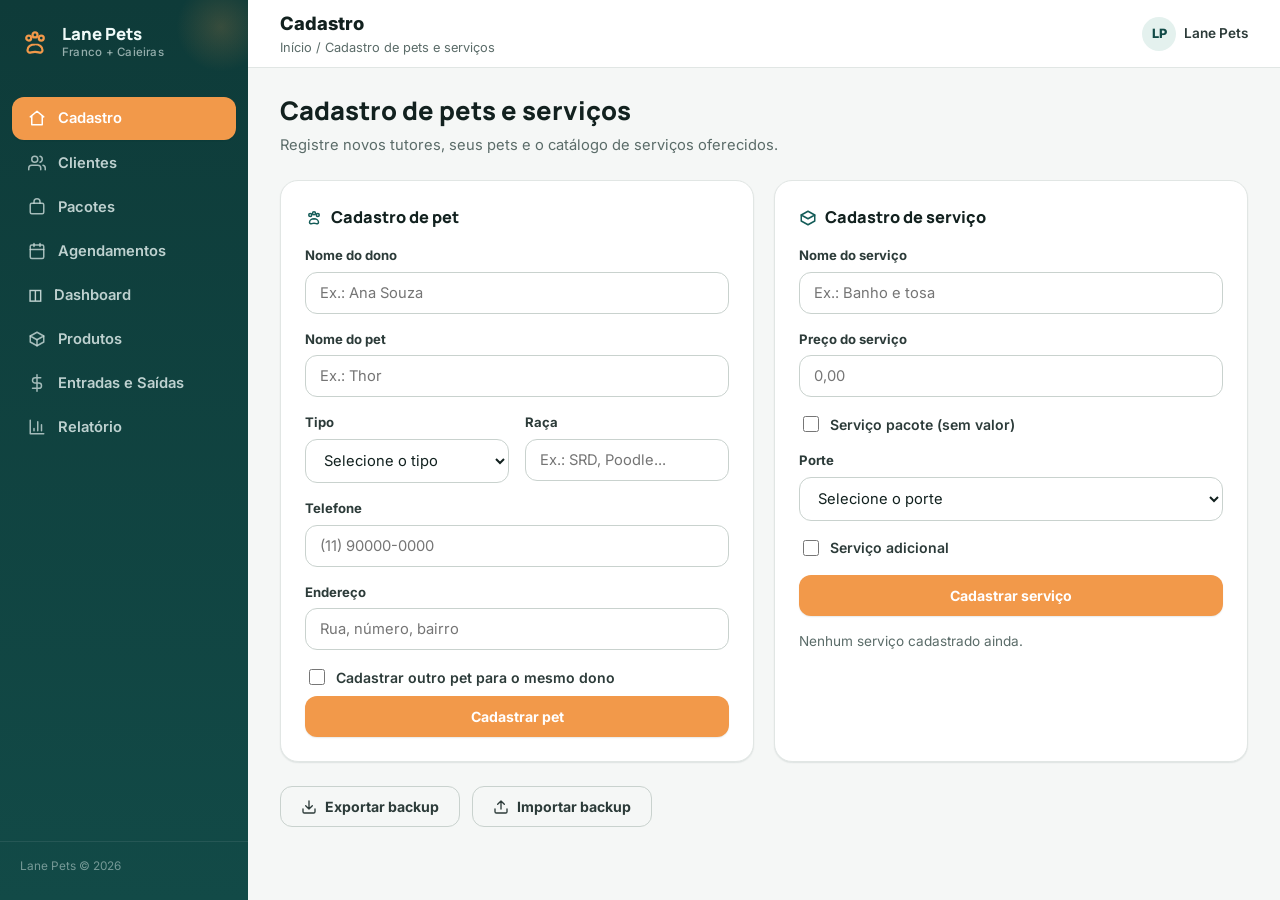
<file: index.html>
<!DOCTYPE html>
<html lang="pt-BR">
<head>
<meta charset="UTF-8">
<meta name="viewport" content="width=device-width, initial-scale=1.0">
<title>Cadastro | Lane Pets Caieiras</title>
<link rel="stylesheet" href="design-system.css">
<style>
  #listaServicosCadastrados { list-style: none; margin: var(--sp-2) 0 0; padding: 0; }
  #listaServicosCadastrados li { padding: 4px 0; }
  #listaServicosCadastrados li strong { display: block; font-size: .74rem; text-transform: uppercase; letter-spacing: .04em; color: var(--brand-700); margin-top: var(--sp-3); }
  .service-item {
    display: flex; align-items: center; justify-content: space-between; gap: var(--sp-3);
    padding: 10px 12px; border: 1px solid var(--border); border-radius: var(--r-md);
    margin: 6px 0; background: var(--surface); font-size: .86rem;
  }
  #segundoPetCampos { border-top: 1px dashed var(--border-strong); margin-top: var(--sp-3); padding-top: var(--sp-3); }
  .backup-buttons-container { display: flex; gap: var(--sp-3); flex-wrap: wrap; margin-top: var(--sp-6); }
</style>
  <script src="js/config.js"></script>
  <script src="js/api.js"></script>
</head>
<body>
<div class="app-shell">

  <aside class="sidebar">
    <div class="sidebar-brand">
      <svg width="30" height="30" viewBox="0 0 24 24" fill="none" stroke="#F2994A" stroke-width="1.8" stroke-linecap="round" stroke-linejoin="round">
        <circle cx="7" cy="8" r="2"/><circle cx="12" cy="5.5" r="2"/><circle cx="17" cy="8" r="2"/>
        <path d="M12 13c-3.3 0-6 2.1-6 4.7 0 1.6 1.5 2.3 3 1.8.9-.3 1.9-.5 3-.5s2.1.2 3 .5c1.5.5 3-.2 3-1.8 0-2.6-2.7-4.7-6-4.7Z"/>
      </svg>
      <div>
        <div class="brand-name">Lane Pets</div>
        <span class="brand-sub">Franco + Caieiras</span>
      </div>
      <button class="sidebar-close hide-desktop" aria-label="Fechar menu">
        <svg width="20" height="20" viewBox="0 0 24 24" fill="none" stroke="currentColor" stroke-width="2" stroke-linecap="round"><path d="M18 6 6 18M6 6l12 12"/></svg>
      </button>
    </div>
    <nav class="sidebar-nav">
      <a class="nav-item active" href="index.html">
        <svg width="18" height="18" viewBox="0 0 24 24" fill="none" stroke="currentColor" stroke-width="2" stroke-linecap="round" stroke-linejoin="round"><path d="M3 10.5 12 3l9 7.5"/><path d="M5 9.5V21h14V9.5"/></svg>
        Cadastro
      </a>
      <a class="nav-item" href="clientes.html">
        <svg width="18" height="18" viewBox="0 0 24 24" fill="none" stroke="currentColor" stroke-width="2" stroke-linecap="round" stroke-linejoin="round"><path d="M17 21v-2a4 4 0 0 0-4-4H5a4 4 0 0 0-4 4v2"/><circle cx="9" cy="7" r="4"/><path d="M23 21v-2a4 4 0 0 0-3-3.87"/><path d="M16 3.13a4 4 0 0 1 0 7.75"/></svg>
        Clientes
      </a>
      <a class="nav-item" href="clientes_pacote.html">
        <svg width="18" height="18" viewBox="0 0 24 24" fill="none" stroke="currentColor" stroke-width="2" stroke-linecap="round" stroke-linejoin="round"><rect x="3" y="7" width="18" height="14" rx="2"/><path d="M8 7V5a4 4 0 0 1 8 0v2"/></svg>
        Pacotes
      </a>
      <a class="nav-item" href="agendamentos.html">
        <svg width="18" height="18" viewBox="0 0 24 24" fill="none" stroke="currentColor" stroke-width="2" stroke-linecap="round" stroke-linejoin="round"><rect x="3" y="4" width="18" height="18" rx="2"/><path d="M16 2v4M8 2v4M3 10h18"/></svg>
        Agendamentos
      </a><a class="nav-item" href="dashboard_financeiro.html">◫ <span>Dashboard</span></a>
      <a class="nav-item" href="Produtos.html">
        <svg width="18" height="18" viewBox="0 0 24 24" fill="none" stroke="currentColor" stroke-width="2" stroke-linecap="round" stroke-linejoin="round"><path d="m21 8-9-5-9 5 9 5 9-5Z"/><path d="M3 8v8l9 5 9-5V8"/><path d="M12 13v8"/></svg>
        Produtos
      </a>
      <a class="nav-item" href="entradas_e_saidas.html">
        <svg width="18" height="18" viewBox="0 0 24 24" fill="none" stroke="currentColor" stroke-width="2" stroke-linecap="round" stroke-linejoin="round"><path d="M12 1v22M17 5H9.5a3.5 3.5 0 0 0 0 7h5a3.5 3.5 0 0 1 0 7H6"/></svg>
        Entradas e Saídas
      </a>
      <a class="nav-item" href="relatorio.html">
        <svg width="18" height="18" viewBox="0 0 24 24" fill="none" stroke="currentColor" stroke-width="2" stroke-linecap="round" stroke-linejoin="round"><path d="M3 3v18h18"/><path d="M18 17V9M13 17V5M8 17v-3"/></svg>
        Relatório
      </a>
    </nav>
    <div class="sidebar-foot">Lane Pets © 2026</div>
  </aside>

  <div class="main-area">
    <header class="topbar">
      <div class="topbar-left">
        <button class="menu-toggle hide-desktop" aria-label="Abrir menu">
          <svg width="20" height="20" viewBox="0 0 24 24" fill="none" stroke="currentColor" stroke-width="2" stroke-linecap="round"><path d="M3 6h18M3 12h18M3 18h18"/></svg>
        </button>
        <div>
          <div class="topbar-title">Cadastro</div>
          <div class="topbar-breadcrumb hide-mobile">Início / Cadastro de pets e serviços</div>
        </div>
      </div>
      <div class="topbar-right">
        <div class="topbar-user"><div class="avatar">LP</div><span>Lane Pets</span></div>
      </div>
    </header>

    <main class="page-content">
      <div class="page-header">
        <div>
          <h1>Cadastro de pets e serviços</h1>
          <p>Registre novos tutores, seus pets e o catálogo de serviços oferecidos.</p>
        </div>
      </div>

      <div class="grid grid-2">

        <section class="card">
          <h2 class="section-title">
            <svg width="18" height="18" viewBox="0 0 24 24" fill="none" stroke="var(--brand-700)" stroke-width="2" stroke-linecap="round" stroke-linejoin="round"><circle cx="7" cy="8" r="2"/><circle cx="12" cy="5.5" r="2"/><circle cx="17" cy="8" r="2"/><path d="M12 13c-3.3 0-6 2.1-6 4.7 0 1.6 1.5 2.3 3 1.8.9-.3 1.9-.5 3-.5s2.1.2 3 .5c1.5.5 3-.2 3-1.8 0-2.6-2.7-4.7-6-4.7Z"/></svg>
            Cadastro de pet
          </h2>

          <div class="field"><label for="nomeDono">Nome do dono</label><input type="text" id="nomeDono" placeholder="Ex.: Ana Souza"></div>
          <div class="field"><label for="nomePet">Nome do pet</label><input type="text" id="nomePet" placeholder="Ex.: Thor"></div>
          <div class="field-row">
            <div class="field"><label for="tipoPet">Tipo</label>
              <select id="tipoPet">
                <option value="">Selecione o tipo</option>
                <option value="Cão">Cão</option>
                <option value="Gato">Gato</option>
                <option value="Outro">Outro</option>
              </select>
            </div>
            <div class="field"><label for="raca">Raça</label><input type="text" id="raca" placeholder="Ex.: SRD, Poodle..."></div>
          </div>
          <div class="field"><label for="telefone">Telefone</label><input type="tel" id="telefone" placeholder="(11) 90000-0000"></div>
          <div class="field"><label for="endereco">Endereço</label><input type="text" id="endereco" placeholder="Rua, número, bairro"></div>

          <label class="checkbox-row" for="adicionarSegundoPet" style="margin-top:4px;">
            <input type="checkbox" id="adicionarSegundoPet" onchange="toggleSegundoPet()">
            Cadastrar outro pet para o mesmo dono
          </label>

          <div id="segundoPetCampos" style="display:none;">
            <div class="field"><label for="nomePet2">Nome do segundo pet</label><input type="text" id="nomePet2" placeholder="Nome do segundo pet"></div>
            <div class="field-row">
              <div class="field"><label for="tipoPet2">Tipo</label>
                <select id="tipoPet2">
                  <option value="">Selecione o tipo</option>
                  <option value="Cão">Cão</option>
                  <option value="Gato">Gato</option>
                  <option value="Outro">Outro</option>
                </select>
              </div>
              <div class="field"><label for="raca2">Raça</label><input type="text" id="raca2" placeholder="Raça do segundo pet"></div>
            </div>
          </div>

          <button class="btn btn-primary" id="btnCadastrarPet" onclick="handleCadastrarPet()" style="width:100%;margin-top:var(--sp-2);">Cadastrar pet</button>
        </section>

        <section class="card">
          <h2 class="section-title">
            <svg width="18" height="18" viewBox="0 0 24 24" fill="none" stroke="var(--brand-700)" stroke-width="2" stroke-linecap="round" stroke-linejoin="round"><path d="m21 8-9-5-9 5 9 5 9-5Z"/><path d="M3 8v8l9 5 9-5V8"/></svg>
            Cadastro de serviço
          </h2>

          <div class="field"><label for="nomeServico">Nome do serviço</label><input type="text" id="nomeServico" placeholder="Ex.: Banho e tosa"></div>
          <div class="field"><label for="precoServico">Preço do serviço</label><input type="number" id="precoServico" placeholder="0,00"></div>

          <label class="checkbox-row" for="servicoPacote">
            <input type="checkbox" id="servicoPacote" onchange="togglePrecoServico()"> Serviço pacote (sem valor)
          </label>

          <div class="field" style="margin-top:var(--sp-4);"><label for="porteServico">Porte</label>
            <select id="porteServico">
              <option value="">Selecione o porte</option>
              <option value="Gato">Gato</option>
              <option value="Pequeno">Pequeno</option>
              <option value="Médio">Médio</option>
              <option value="Grande">Grande</option>
              <option value="Adicional">Adicional</option>
            </select>
          </div>

          <label class="checkbox-row" for="servicoAdicional">
            <input type="checkbox" id="servicoAdicional" onchange="toggleAdicionalServico()"> Serviço adicional
          </label>
          <input type="text" id="adicionaisServico" placeholder="Digite os adicionais separados por vírgula" style="display:none;margin-top:var(--sp-3);">

          <button class="btn btn-primary" id="btnCadastrarServico" onclick="handleCadastrarServico()" style="width:100%;margin-top:var(--sp-4);">Cadastrar serviço</button>

          <ul id="listaServicosCadastrados"></ul>
        </section>
      </div>

      <div class="backup-buttons-container">
        <button class="btn btn-outline" onclick="exportarBackupCompleto()">
          <svg width="16" height="16" viewBox="0 0 24 24" fill="none" stroke="currentColor" stroke-width="2" stroke-linecap="round" stroke-linejoin="round"><path d="M21 15v4a2 2 0 0 1-2 2H5a2 2 0 0 1-2-2v-4"/><path d="M7 10l5 5 5-5M12 15V3"/></svg>
          Exportar backup
        </button>
        <input type="file" id="importarBackupInput" onchange="importarBackupCompleto(this)" style="display:none;">
        <button class="btn btn-outline" onclick="document.getElementById('importarBackupInput').click()">
          <svg width="16" height="16" viewBox="0 0 24 24" fill="none" stroke="currentColor" stroke-width="2" stroke-linecap="round" stroke-linejoin="round"><path d="M21 15v4a2 2 0 0 1-2 2H5a2 2 0 0 1-2-2v-4"/><path d="M17 8l-5-5-5 5M12 3v12"/></svg>
          Importar backup
        </button>
      </div>
    </main>
  </div>
</div>

<div id="modalEditarServico" class="modal-overlay">
  <form id="formEditarServico" class="modal-box">
    <div class="modal-head">
      <h2>Editar serviço</h2>
      <button type="button" class="modal-close" onclick="fecharModalServico()" aria-label="Fechar">
        <svg width="20" height="20" viewBox="0 0 24 24" fill="none" stroke="currentColor" stroke-width="2" stroke-linecap="round"><path d="M18 6 6 18M6 6l12 12"/></svg>
      </button>
    </div>
    <input type="hidden" id="editServicoIndex">
    <div class="field"><label for="editServicoNome">Nome</label><input type="text" id="editServicoNome" required></div>
    <div class="field"><label for="editServicoPreco">Preço</label><input type="number" id="editServicoPreco" min="0" step="0.01"></div>
    <label class="checkbox-row" for="editServicoPacote" style="margin-bottom:var(--sp-4);">
      <input type="checkbox" id="editServicoPacote" onchange="toggleEditPrecoServico()"> Serviço pacote (sem valor)
    </label>
    <div class="field"><label for="editServicoPorte">Porte</label>
      <select id="editServicoPorte" onchange="toggleEditAdicionalServico()" required>
        <option value="">Selecione o porte</option>
        <option value="Gato">Gato</option>
        <option value="Pequeno">Pequeno</option>
        <option value="Médio">Médio</option>
        <option value="Grande">Grande</option>
        <option value="Adicional">Adicional</option>
      </select>
    </div>
    <div id="editAdicionaisBox" style="display:none;">
      <div class="field"><label for="editAdicionaisServico">Serviços adicionais</label><input type="text" id="editAdicionaisServico" placeholder="Digite os adicionais separados por vírgula"></div>
    </div>
    <div class="modal-actions">
      <button type="button" class="btn btn-outline" onclick="fecharModalServico()">Cancelar</button>
      <button type="submit" class="btn btn-primary">Salvar</button>
    </div>
  </form>
</div>

<div id="modalEditarAgendamento" class="modal-overlay">
  <form id="formEditarAgendamento" class="modal-box modal-wide" autocomplete="off">
    <div class="modal-head">
      <h2>Editar agendamento</h2>
      <button type="button" class="modal-close" onclick="fecharModalEditarAgendamento()" aria-label="Fechar">
        <svg width="20" height="20" viewBox="0 0 24 24" fill="none" stroke="currentColor" stroke-width="2" stroke-linecap="round"><path d="M18 6 6 18M6 6l12 12"/></svg>
      </button>
    </div>
    <input type="hidden" id="editAgendamentoIndex">
    <div class="field-row">
      <div class="field"><label for="editAgendamentoPet">Nome do pet</label><input type="text" id="editAgendamentoPet" required></div>
      <div class="field"><label for="editAgendamentoDono">Nome do dono</label><input type="text" id="editAgendamentoDono" required></div>
    </div>
    <div class="field"><label for="editAgendamentoDataHora">Data e hora</label><input type="datetime-local" id="editAgendamentoDataHora" required></div>
    <div class="field"><label for="editAgendamentoPorte">Porte</label>
      <select id="editAgendamentoPorte" onchange="mostrarCampoAdicionalEdit()" required>
        <option value="">Selecione o porte</option>
        <option value="Gato">Gato</option>
        <option value="Pequeno">Pequeno</option>
        <option value="Médio">Médio</option>
        <option value="Grande">Grande</option>
        <option value="Adicional">Adicional</option>
      </select>
    </div>
    <div id="campoServicosAdicionaisEdit" class="field" style="display:none;">
      <label for="editServicoAdicionalSelect">Serviço adicional</label>
      <select id="editServicoAdicionalSelect"></select>
    </div>
    <div class="field"><label for="editAgendamentoServicos">Serviços</label><select id="editAgendamentoServicos" multiple required></select></div>
    <label class="checkbox-row" for="editAgendamentoTransporte" style="margin-bottom:var(--sp-4);">
      <input type="checkbox" id="editAgendamentoTransporte"> Transporte
    </label>
    <div class="field-row">
      <div class="field"><label for="editAgendamentoValorTransporte">Valor transporte</label><input type="number" id="editAgendamentoValorTransporte" min="0" step="0.01"></div>
      <div class="field"><label for="editAgendamentoTotal">Total</label><input type="number" id="editAgendamentoTotal" min="0" step="0.01"></div>
    </div>
    <div class="field"><label for="editAgendamentoStatus">Status</label>
      <select id="editAgendamentoStatus" required>
        <option value="Pendente">Pendente</option>
        <option value="Em processo">Em processo</option>
        <option value="Pronto">Pronto</option>
        <option value="Entregue">Entregue</option>
      </select>
    </div>
    <div class="field"><label for="editAgendamentoObs">Observações</label><input type="text" id="editAgendamentoObs"></div>
    <div class="modal-actions">
      <button type="button" class="btn btn-outline" onclick="fecharModalEditarAgendamento()">Cancelar</button>
      <button type="submit" class="btn btn-primary">Salvar</button>
    </div>
  </form>
</div>

<script src="ui-kit.js"></script>
<script>
function exportarBackupCompleto(filename = 'backup-petshop.json') {
  const dados = {};
  for (let i = 0; i < localStorage.length; i++) {
    const key = localStorage.key(i);
    dados[key] = localStorage.getItem(key);
  }
  const blob = new Blob([JSON.stringify(dados, null, 2)], {type: "application/json"});
  const url = URL.createObjectURL(blob);
  const a = document.createElement("a");
  a.href = url;
  a.download = filename;
  a.click();
  URL.revokeObjectURL(url);
  toast("Backup exportado com sucesso.", "success");
}

function importarBackupCompleto(input) {
  if (!input.files.length) return;
  const file = input.files[0];
  const reader = new FileReader();
  reader.onload = function(e) {
    try {
      const dados = JSON.parse(e.target.result);
      for (const key in dados) {
        localStorage.setItem(key, dados[key]);
      }
      toast("Backup importado com sucesso!", "success");
      setTimeout(() => location.reload(), 700);
    } catch (err) {
      toast("Arquivo inválido!", "error");
    }
  };
  reader.readAsText(file);
}
</script>

<script>
  let pets = JSON.parse(localStorage.getItem("pets") || "[]");
  let servicos = JSON.parse(localStorage.getItem("servicos") || "[]");

  function toggleSegundoPet() {
    document.getElementById("segundoPetCampos").style.display =
      document.getElementById("adicionarSegundoPet").checked ? "block" : "none";
  }

  function togglePrecoServico() {
    const isPacote = document.getElementById("servicoPacote").checked;
    document.getElementById("precoServico").disabled = isPacote;
    if (isPacote) document.getElementById("precoServico").value = "";
  }

  function toggleEditPrecoServico() {
    const isPacote = document.getElementById("editServicoPacote").checked;
    document.getElementById("editServicoPreco").disabled = isPacote;
    if (isPacote) document.getElementById("editServicoPreco").value = "";
  }

  function toggleAdicionalServico() {
    document.getElementById("adicionaisServico").style.display =
      document.getElementById("servicoAdicional").checked ? "block" : "none";
  }

  function toggleEditAdicionalServico() {
    const porte = document.getElementById("editServicoPorte").value;
    document.getElementById("editAdicionaisBox").style.display = porte === "Adicional" ? "block" : "none";
  }


async function cadastrarPet() {
  const dono = document.getElementById("nomeDono").value.trim();
  const pet = document.getElementById("nomePet").value.trim();
  const tipo = document.getElementById("tipoPet").value;
  const raca = document.getElementById("raca").value.trim();
  const telefone = document.getElementById("telefone").value.trim();
  const endereco = document.getElementById("endereco").value.trim();

  const adicionarSegundo =
    document.getElementById("adicionarSegundoPet").checked;

  const pet2 = document.getElementById("nomePet2")
    ? document.getElementById("nomePet2").value.trim()
    : "";

  const tipo2 = document.getElementById("tipoPet2")
    ? document.getElementById("tipoPet2").value
    : "";

  const raca2 = document.getElementById("raca2")
    ? document.getElementById("raca2").value.trim()
    : "";

  let ok = true;

  if (!(dono && pet && telefone && endereco && tipo)) {
    ok = false;
  }

  if (adicionarSegundo && !(pet2 && tipo2)) {
    ok = false;
  }

  if (!ok) {
    toast("Preencha todos os campos obrigatórios!", "error");
    return false;
  }

  try {
    /*
     * ============================================================
     * ETAPA C2 DA MIGRAÇÃO
     * ============================================================
     *
     * Antes de criar um novo cliente, verifica se já existe
     * um cliente com o mesmo nome + telefone.
     *
     * Se existir:
     *   → reutiliza o cliente existente.
     *
     * Se não existir:
     *   → cria um novo cliente pela API.
     *
     * O cadastro dos PETS continua temporariamente no localStorage.
     * A migração de PETS será feita na próxima etapa.
     */

    let clienteExistente = null;

    const respostaBusca = await LaneAPI.clientesBuscar({
      nome: dono,
      telefone: telefone
    });

    if (
      respostaBusca &&
      respostaBusca.ok === true &&
      respostaBusca.encontrado === true &&
      respostaBusca.cliente
    ) {
      clienteExistente = respostaBusca.cliente;

      console.log(
        "Cliente existente encontrado. Reutilizando:",
        clienteExistente
      );
    }

    /*
     * ============================================================
     * CRIA CLIENTE SOMENTE SE NÃO EXISTIR
     * ============================================================
     */

    if (!clienteExistente) {
      const respostaCliente = await LaneAPI.clientesCriar({
        nome: dono,
        telefone: telefone,
        endereco: endereco,
        observacoes: "",
        origem: "sistema",
        status: "ativo"
      });

      if (!respostaCliente || respostaCliente.ok !== true) {
        throw new Error(
          respostaCliente && respostaCliente.error
            ? respostaCliente.error
            : "Não foi possível cadastrar o cliente."
        );
      }

      /*
       * O cliente acabou de ser criado pela API.
       * Guardamos a referência apenas para o fluxo atual.
       */
      clienteExistente =
        respostaCliente.cliente ||
        (respostaCliente.data && respostaCliente.data.cliente) ||
        null;

      console.log(
        "Novo cliente criado:",
        clienteExistente
      );
    }

    /*
     * ============================================================
     * CADASTRO DOS PETS
     * ============================================================
     *
     * IMPORTANTE:
     * Nesta etapa ainda mantemos o comportamento atual.
     * Os pets continuam sendo armazenados no localStorage.
     *
     * A migração de PETS será feita posteriormente.
     */

    pets.push({
      dono,
      pet,
      tipo,
      raca,
      telefone,
      endereco
    });

    if (adicionarSegundo) {
      pets.push({
        dono,
        pet: pet2,
        tipo: tipo2,
        raca: raca2,
        telefone,
        endereco
      });
    }

    localStorage.setItem("pets", JSON.stringify(pets));

    /*
     * ============================================================
     * SUCESSO
     * ============================================================
     */

    toast(
      clienteExistente
        ? "Cliente existente reutilizado e pet(s) cadastrados com sucesso!"
        : "Cliente e pet(s) cadastrados com sucesso!",
      "success"
    );

    /*
     * ============================================================
     * LIMPA O FORMULÁRIO
     * ============================================================
     */

    document.getElementById("nomeDono").value = "";
    document.getElementById("nomePet").value = "";
    document.getElementById("tipoPet").value = "";
    document.getElementById("raca").value = "";
    document.getElementById("telefone").value = "";
    document.getElementById("endereco").value = "";

    if (adicionarSegundo) {
      document.getElementById("nomePet2").value = "";
      document.getElementById("tipoPet2").value = "";
      document.getElementById("raca2").value = "";

      document.getElementById(
        "adicionarSegundoPet"
      ).checked = false;

      document.getElementById(
        "segundoPetCampos"
      ).style.display = "none";
    }

    return true;

  } catch (erro) {
    console.error(
      "Erro ao cadastrar cliente/pet:",
      erro
    );

    toast(
      erro && erro.message
        ? erro.message
        : "Não foi possível cadastrar o cliente.",
      "error"
    );

    return false;
  }
}

  async function handleCadastrarPet() {
  const btn = document.getElementById("btnCadastrarPet");

  btn.disabled = true;
  const textoOriginal = btn.innerHTML;
  btn.textContent = "Salvando...";

  try {
    await cadastrarPet();
  } finally {
    btn.disabled = false;
    btn.innerHTML = textoOriginal;
  }
}

  function cadastrarServico() {
    const nome = document.getElementById("nomeServico").value.trim();
    const isPacote = document.getElementById("servicoPacote").checked;
    const preco = isPacote ? null : parseFloat(document.getElementById("precoServico").value);
    const porte = document.getElementById("porteServico").value;
    let adicionais = [];
    if (document.getElementById("servicoAdicional").checked) {
      const adicStr = document.getElementById("adicionaisServico").value.trim();
      if (adicStr) {
        adicionais = adicStr.split(",").map(a => a.trim()).filter(a => a);
      }
    }

    if (!nome || (!isPacote && (isNaN(preco) || preco <= 0)) || !porte) {
      toast("Preencha todos os campos corretamente!", "error");
      return false;
    }

    servicos.push({ nome, preco, porte, adicionais, pacote: isPacote });
    localStorage.setItem("servicos", JSON.stringify(servicos));
    document.getElementById("nomeServico").value = "";
    document.getElementById("precoServico").value = "";
    document.getElementById("porteServico").value = "";
    document.getElementById("servicoPacote").checked = false;
    document.getElementById("precoServico").disabled = false;
    document.getElementById("servicoAdicional").checked = false;
    document.getElementById("adicionaisServico").value = "";
    document.getElementById("adicionaisServico").style.display = "none";
    mostrarServicosCadastrados();
    toast("Serviço cadastrado com sucesso.", "success");
    return true;
  }

  function handleCadastrarServico() {
    const btn = document.getElementById("btnCadastrarServico");
    comLoading(btn, "Salvando...", () => cadastrarServico());
  }

  function mostrarServicosCadastrados() {
    const ul = document.getElementById("listaServicosCadastrados");
    ul.innerHTML = "";

    const portes = ["Gato","Pequeno", "Médio", "Grande", "Adicional"];
    let algum = false;
    portes.forEach(porte => {
      const itens = servicos.filter(s => s.porte === porte);
      if (itens.length === 0) return;
      algum = true;
      const liPorte = document.createElement("li");
      let label = porte === "Adicional" ? "Serviços Adicionais" : (porte === "Gato" ? "Serviços para Gato" : "Porte " + porte);
      liPorte.innerHTML = `<strong>${label}</strong>`;
      ul.appendChild(liPorte);
      itens.forEach((s) => {
          const idx = servicos.indexOf(s);
          const li = document.createElement("li");
          li.className = "service-item";
          li.innerHTML = `
            <span>${s.nome}${s.pacote ? " (Pacote)" : ""} ${s.preco !== null && s.preco !== undefined ? "- R$ " + s.preco.toFixed(2) : ""}</span>
            <div class="row-actions">
              <button class="btn btn-outline btn-sm" onclick="editarServico(${idx})">Editar</button>
              <button class="btn btn-danger btn-sm" onclick="excluirServico(${idx})">Excluir</button>
            </div>
          `;
          ul.appendChild(li);
        });
    });
    if (!algum) {
      const li = document.createElement("li");
      li.innerHTML = `<span class="text-muted" style="font-size:.85rem;">Nenhum serviço cadastrado ainda.</span>`;
      ul.appendChild(li);
    }
  }

  async function excluirServico(index) {
    const ok = await confirmarAcao({ titulo: "Excluir serviço?", texto: "Esta ação não poderá ser desfeita.", textoBotao: "Excluir" });
    if (ok) {
      servicos.splice(index, 1);
      localStorage.setItem("servicos", JSON.stringify(servicos));
      mostrarServicosCadastrados();
      toast("Serviço excluído.", "success");
    }
  }
  window.excluirServico = excluirServico;

  function editarServico(index) {
    const servico = servicos[index];
    document.getElementById("editServicoIndex").value = index;
    document.getElementById("editServicoNome").value = servico.nome;
    document.getElementById("editServicoPreco").value = servico.preco !== null && servico.preco !== undefined ? servico.preco : "";
    document.getElementById("editServicoPacote").checked = !!servico.pacote;
    toggleEditPrecoServico();
    document.getElementById("editServicoPorte").value = servico.porte || "";
    toggleEditAdicionalServico();
    if (servico.porte === "Adicional" && servico.adicionais && servico.adicionais.length > 0) {
      document.getElementById("editAdicionaisServico").value = servico.adicionais.join(", ");
    } else {
      document.getElementById("editAdicionaisServico").value = "";
    }
    document.getElementById("modalEditarServico").classList.add("ativo");
  }

  function fecharModalServico() {
    document.getElementById("modalEditarServico").classList.remove("ativo");
  }

  document.getElementById("formEditarServico").onsubmit = function(e) {
    e.preventDefault();
    const index = document.getElementById("editServicoIndex").value;
    const nome = document.getElementById("editServicoNome").value.trim();
    const isPacote = document.getElementById("editServicoPacote").checked;
    const preco = isPacote ? null : parseFloat(document.getElementById("editServicoPreco").value);
    const porte = document.getElementById("editServicoPorte").value;
    let adicionais = [];
    if (porte === "Adicional") {
      const adicStr = document.getElementById("editAdicionaisServico").value.trim();
      if (adicStr) {
        adicionais = adicStr.split(",").map(a => a.trim()).filter(a => a);
      }
    }
    if (!nome || (!isPacote && (isNaN(preco) || preco <= 0)) || !porte) {
      toast("Preencha todos os campos corretamente!", "error");
      return;
    }
    servicos[index] = { nome, preco, porte, adicionais, pacote: isPacote };
    localStorage.setItem("servicos", JSON.stringify(servicos));
    fecharModalServico();
    mostrarServicosCadastrados();
    toast("Serviço atualizado.", "success");
  };

  document.getElementById("modalEditarServico").addEventListener("mousedown", function(e) {
    if (e.target === this) fecharModalServico();
  });

  let agendamentos = JSON.parse(localStorage.getItem("agendamentos") || "[]");

  function mostrarCampoAdicionalEdit() {
    const porte = document.getElementById("editAgendamentoPorte").value;
    const campo = document.getElementById("campoServicosAdicionaisEdit");
    const selectAdic = document.getElementById("editServicoAdicionalSelect");
    if (porte === "Adicional") {
      campo.style.display = "block";
      selectAdic.innerHTML = "";
      servicos.filter(s => s.porte === "Adicional").forEach(s => {
        const opt = document.createElement("option");
        opt.value = s.nome;
        opt.text = `${s.nome}${s.preco !== null && s.preco !== undefined ? " - R$ " + s.preco.toFixed(2) : ""}`;
        selectAdic.appendChild(opt);
      });
    } else {
      campo.style.display = "none";
      selectAdic.innerHTML = "";
    }
  }

  function editarAgendamento(index) {
    const ag = agendamentos[index];
    if (!ag) return;

    document.getElementById("editAgendamentoIndex").value = index;
    document.getElementById("editAgendamentoPet").value = ag.pet;
    document.getElementById("editAgendamentoDono").value = ag.dono;
    document.getElementById("editAgendamentoDataHora").value = ag.dataHora.slice(0,16);
    document.getElementById("editAgendamentoPorte").value = ag.porte || "";
    mostrarCampoAdicionalEdit();

    if (ag.porte === "Adicional" && ag.servicoAdicional) {
      const selectAdic = document.getElementById("editServicoAdicionalSelect");
      for (let i = 0; i < selectAdic.options.length; i++) {
        if (selectAdic.options[i].value === ag.servicoAdicional) {
          selectAdic.selectedIndex = i;
          break;
        }
      }
    }

    const selectServicos = document.getElementById("editAgendamentoServicos");
    selectServicos.innerHTML = "";
    servicos.forEach((s, i) => {
      const opt = document.createElement("option");
      opt.value = i;
      opt.text = `${s.nome}${s.preco !== null && s.preco !== undefined ? " - R$ " + s.preco.toFixed(2) : ""}`;
      if (ag.servicos && ag.servicos.some(sv => sv.nome === s.nome)) opt.selected = true;
      selectServicos.appendChild(opt);
    });

    document.getElementById("editAgendamentoTransporte").checked = !!ag.transporte;
    document.getElementById("editAgendamentoValorTransporte").disabled = !ag.transporte;
    document.getElementById("editAgendamentoValorTransporte").value = ag.transporte ? ag.valorTransporte : "";
    document.getElementById("editAgendamentoTotal").value = ag.total !== undefined ? ag.total : "";
    document.getElementById("editAgendamentoStatus").value = ag.status || "Pendente";
    document.getElementById("editAgendamentoObs").value = ag.obs || "";

    document.getElementById("modalEditarAgendamento").classList.add("ativo");
  }

  function fecharModalEditarAgendamento() {
    document.getElementById("modalEditarAgendamento").classList.remove("ativo");
  }

  document.getElementById("formEditarAgendamento").onsubmit = function(e) {
    e.preventDefault();
    const index = document.getElementById("editAgendamentoIndex").value;
    const porte = document.getElementById("editAgendamentoPorte").value;
    let servicoAdicional = null;
    if (porte === "Adicional") {
      servicoAdicional = document.getElementById("editServicoAdicionalSelect").value;
    }

    agendamentos[index].porte = porte;
    if (porte === "Adicional") {
      agendamentos[index].servicoAdicional = servicoAdicional;
    } else {
      agendamentos[index].servicoAdicional = null;
    }

    localStorage.setItem("agendamentos", JSON.stringify(agendamentos));
    fecharModalEditarAgendamento();
    toast("Agendamento atualizado.", "success");
  };

  mostrarServicosCadastrados();
</script>
</body>
</html>
</file>
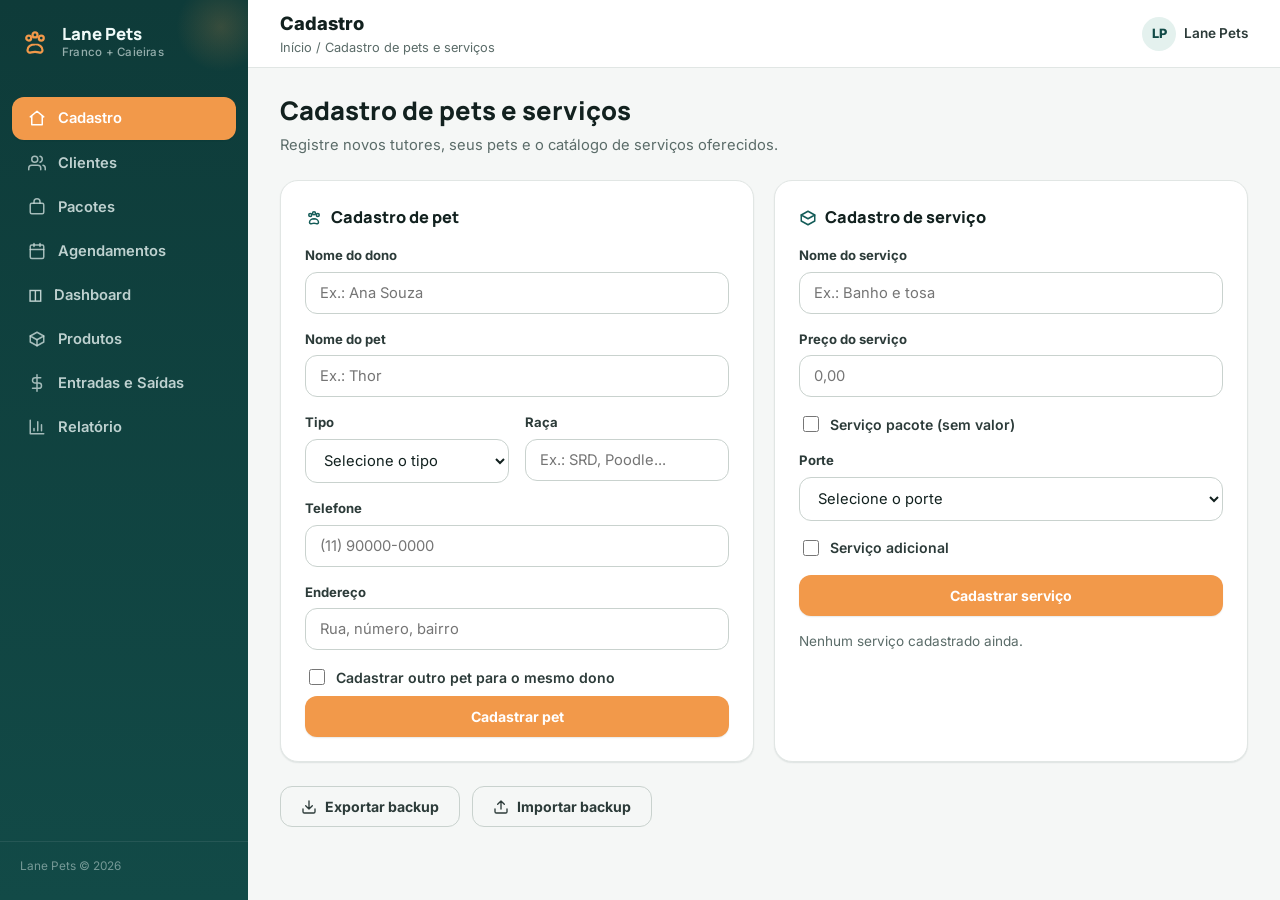
<file: Teste4Api/index.html>
<!DOCTYPE html>
<html lang="pt-BR">
<head>
<meta charset="UTF-8">
<meta name="viewport" content="width=device-width, initial-scale=1.0">
<title>Cadastro | Lane Pets Caieiras</title>
<link rel="stylesheet" href="design-system.css">
<style>
  #listaServicosCadastrados { list-style: none; margin: var(--sp-2) 0 0; padding: 0; }
  #listaServicosCadastrados li { padding: 4px 0; }
  #listaServicosCadastrados li strong { display: block; font-size: .74rem; text-transform: uppercase; letter-spacing: .04em; color: var(--brand-700); margin-top: var(--sp-3); }
  .service-item {
    display: flex; align-items: center; justify-content: space-between; gap: var(--sp-3);
    padding: 10px 12px; border: 1px solid var(--border); border-radius: var(--r-md);
    margin: 6px 0; background: var(--surface); font-size: .86rem;
  }
  #segundoPetCampos { border-top: 1px dashed var(--border-strong); margin-top: var(--sp-3); padding-top: var(--sp-3); }
  .backup-buttons-container { display: flex; gap: var(--sp-3); flex-wrap: wrap; margin-top: var(--sp-6); }
</style>
  <script src="js/config.js"></script>
  <script src="js/api.js"></script>
</head>
<body>
<div class="app-shell">

  <aside class="sidebar">
    <div class="sidebar-brand">
      <svg width="30" height="30" viewBox="0 0 24 24" fill="none" stroke="#F2994A" stroke-width="1.8" stroke-linecap="round" stroke-linejoin="round">
        <circle cx="7" cy="8" r="2"/><circle cx="12" cy="5.5" r="2"/><circle cx="17" cy="8" r="2"/>
        <path d="M12 13c-3.3 0-6 2.1-6 4.7 0 1.6 1.5 2.3 3 1.8.9-.3 1.9-.5 3-.5s2.1.2 3 .5c1.5.5 3-.2 3-1.8 0-2.6-2.7-4.7-6-4.7Z"/>
      </svg>
      <div>
        <div class="brand-name">Lane Pets</div>
        <span class="brand-sub">Franco + Caieiras</span>
      </div>
      <button class="sidebar-close hide-desktop" aria-label="Fechar menu">
        <svg width="20" height="20" viewBox="0 0 24 24" fill="none" stroke="currentColor" stroke-width="2" stroke-linecap="round"><path d="M18 6 6 18M6 6l12 12"/></svg>
      </button>
    </div>
    <nav class="sidebar-nav">
      <a class="nav-item active" href="index.html">
        <svg width="18" height="18" viewBox="0 0 24 24" fill="none" stroke="currentColor" stroke-width="2" stroke-linecap="round" stroke-linejoin="round"><path d="M3 10.5 12 3l9 7.5"/><path d="M5 9.5V21h14V9.5"/></svg>
        Cadastro
      </a>
      <a class="nav-item" href="clientes.html">
        <svg width="18" height="18" viewBox="0 0 24 24" fill="none" stroke="currentColor" stroke-width="2" stroke-linecap="round" stroke-linejoin="round"><path d="M17 21v-2a4 4 0 0 0-4-4H5a4 4 0 0 0-4 4v2"/><circle cx="9" cy="7" r="4"/><path d="M23 21v-2a4 4 0 0 0-3-3.87"/><path d="M16 3.13a4 4 0 0 1 0 7.75"/></svg>
        Clientes
      </a>
      <a class="nav-item" href="clientes_pacote.html">
        <svg width="18" height="18" viewBox="0 0 24 24" fill="none" stroke="currentColor" stroke-width="2" stroke-linecap="round" stroke-linejoin="round"><rect x="3" y="7" width="18" height="14" rx="2"/><path d="M8 7V5a4 4 0 0 1 8 0v2"/></svg>
        Pacotes
      </a>
      <a class="nav-item" href="agendamentos.html">
        <svg width="18" height="18" viewBox="0 0 24 24" fill="none" stroke="currentColor" stroke-width="2" stroke-linecap="round" stroke-linejoin="round"><rect x="3" y="4" width="18" height="18" rx="2"/><path d="M16 2v4M8 2v4M3 10h18"/></svg>
        Agendamentos
      </a><a class="nav-item" href="dashboard_financeiro.html">◫ <span>Dashboard</span></a>
      <a class="nav-item" href="Produtos.html">
        <svg width="18" height="18" viewBox="0 0 24 24" fill="none" stroke="currentColor" stroke-width="2" stroke-linecap="round" stroke-linejoin="round"><path d="m21 8-9-5-9 5 9 5 9-5Z"/><path d="M3 8v8l9 5 9-5V8"/><path d="M12 13v8"/></svg>
        Produtos
      </a>
      <a class="nav-item" href="entradas_e_saidas.html">
        <svg width="18" height="18" viewBox="0 0 24 24" fill="none" stroke="currentColor" stroke-width="2" stroke-linecap="round" stroke-linejoin="round"><path d="M12 1v22M17 5H9.5a3.5 3.5 0 0 0 0 7h5a3.5 3.5 0 0 1 0 7H6"/></svg>
        Entradas e Saídas
      </a>
      <a class="nav-item" href="relatorio.html">
        <svg width="18" height="18" viewBox="0 0 24 24" fill="none" stroke="currentColor" stroke-width="2" stroke-linecap="round" stroke-linejoin="round"><path d="M3 3v18h18"/><path d="M18 17V9M13 17V5M8 17v-3"/></svg>
        Relatório
      </a>
    </nav>
    <div class="sidebar-foot">Lane Pets © 2026</div>
  </aside>

  <div class="main-area">
    <header class="topbar">
      <div class="topbar-left">
        <button class="menu-toggle hide-desktop" aria-label="Abrir menu">
          <svg width="20" height="20" viewBox="0 0 24 24" fill="none" stroke="currentColor" stroke-width="2" stroke-linecap="round"><path d="M3 6h18M3 12h18M3 18h18"/></svg>
        </button>
        <div>
          <div class="topbar-title">Cadastro</div>
          <div class="topbar-breadcrumb hide-mobile">Início / Cadastro de pets e serviços</div>
        </div>
      </div>
      <div class="topbar-right">
        <div class="topbar-user"><div class="avatar">LP</div><span>Lane Pets</span></div>
      </div>
    </header>

    <main class="page-content">
      <div class="page-header">
        <div>
          <h1>Cadastro de pets e serviços</h1>
          <p>Registre novos tutores, seus pets e o catálogo de serviços oferecidos.</p>
        </div>
      </div>

      <div class="grid grid-2">

        <section class="card">
          <h2 class="section-title">
            <svg width="18" height="18" viewBox="0 0 24 24" fill="none" stroke="var(--brand-700)" stroke-width="2" stroke-linecap="round" stroke-linejoin="round"><circle cx="7" cy="8" r="2"/><circle cx="12" cy="5.5" r="2"/><circle cx="17" cy="8" r="2"/><path d="M12 13c-3.3 0-6 2.1-6 4.7 0 1.6 1.5 2.3 3 1.8.9-.3 1.9-.5 3-.5s2.1.2 3 .5c1.5.5 3-.2 3-1.8 0-2.6-2.7-4.7-6-4.7Z"/></svg>
            Cadastro de pet
          </h2>

          <div class="field"><label for="nomeDono">Nome do dono</label><input type="text" id="nomeDono" placeholder="Ex.: Ana Souza"></div>
          <div class="field"><label for="nomePet">Nome do pet</label><input type="text" id="nomePet" placeholder="Ex.: Thor"></div>
          <div class="field-row">
            <div class="field"><label for="tipoPet">Tipo</label>
              <select id="tipoPet">
                <option value="">Selecione o tipo</option>
                <option value="Cão">Cão</option>
                <option value="Gato">Gato</option>
                <option value="Outro">Outro</option>
              </select>
            </div>
            <div class="field"><label for="raca">Raça</label><input type="text" id="raca" placeholder="Ex.: SRD, Poodle..."></div>
          </div>
          <div class="field"><label for="telefone">Telefone</label><input type="tel" id="telefone" placeholder="(11) 90000-0000"></div>
          <div class="field"><label for="endereco">Endereço</label><input type="text" id="endereco" placeholder="Rua, número, bairro"></div>

          <label class="checkbox-row" for="adicionarSegundoPet" style="margin-top:4px;">
            <input type="checkbox" id="adicionarSegundoPet" onchange="toggleSegundoPet()">
            Cadastrar outro pet para o mesmo dono
          </label>

          <div id="segundoPetCampos" style="display:none;">
            <div class="field"><label for="nomePet2">Nome do segundo pet</label><input type="text" id="nomePet2" placeholder="Nome do segundo pet"></div>
            <div class="field-row">
              <div class="field"><label for="tipoPet2">Tipo</label>
                <select id="tipoPet2">
                  <option value="">Selecione o tipo</option>
                  <option value="Cão">Cão</option>
                  <option value="Gato">Gato</option>
                  <option value="Outro">Outro</option>
                </select>
              </div>
              <div class="field"><label for="raca2">Raça</label><input type="text" id="raca2" placeholder="Raça do segundo pet"></div>
            </div>
          </div>

          <button class="btn btn-primary" id="btnCadastrarPet" onclick="handleCadastrarPet()" style="width:100%;margin-top:var(--sp-2);">Cadastrar pet</button>
        </section>

        <section class="card">
          <h2 class="section-title">
            <svg width="18" height="18" viewBox="0 0 24 24" fill="none" stroke="var(--brand-700)" stroke-width="2" stroke-linecap="round" stroke-linejoin="round"><path d="m21 8-9-5-9 5 9 5 9-5Z"/><path d="M3 8v8l9 5 9-5V8"/></svg>
            Cadastro de serviço
          </h2>

          <div class="field"><label for="nomeServico">Nome do serviço</label><input type="text" id="nomeServico" placeholder="Ex.: Banho e tosa"></div>
          <div class="field"><label for="precoServico">Preço do serviço</label><input type="number" id="precoServico" placeholder="0,00"></div>

          <label class="checkbox-row" for="servicoPacote">
            <input type="checkbox" id="servicoPacote" onchange="togglePrecoServico()"> Serviço pacote (sem valor)
          </label>

          <div class="field" style="margin-top:var(--sp-4);"><label for="porteServico">Porte</label>
            <select id="porteServico">
              <option value="">Selecione o porte</option>
              <option value="Gato">Gato</option>
              <option value="Pequeno">Pequeno</option>
              <option value="Médio">Médio</option>
              <option value="Grande">Grande</option>
              <option value="Adicional">Adicional</option>
            </select>
          </div>

          <label class="checkbox-row" for="servicoAdicional">
            <input type="checkbox" id="servicoAdicional" onchange="toggleAdicionalServico()"> Serviço adicional
          </label>
          <input type="text" id="adicionaisServico" placeholder="Digite os adicionais separados por vírgula" style="display:none;margin-top:var(--sp-3);">

          <button class="btn btn-primary" id="btnCadastrarServico" onclick="handleCadastrarServico()" style="width:100%;margin-top:var(--sp-4);">Cadastrar serviço</button>

          <ul id="listaServicosCadastrados"></ul>
        </section>
      </div>

      <div class="backup-buttons-container">
        <button class="btn btn-outline" onclick="exportarBackupCompleto()">
          <svg width="16" height="16" viewBox="0 0 24 24" fill="none" stroke="currentColor" stroke-width="2" stroke-linecap="round" stroke-linejoin="round"><path d="M21 15v4a2 2 0 0 1-2 2H5a2 2 0 0 1-2-2v-4"/><path d="M7 10l5 5 5-5M12 15V3"/></svg>
          Exportar backup
        </button>
        <input type="file" id="importarBackupInput" onchange="importarBackupCompleto(this)" style="display:none;">
        <button class="btn btn-outline" onclick="document.getElementById('importarBackupInput').click()">
          <svg width="16" height="16" viewBox="0 0 24 24" fill="none" stroke="currentColor" stroke-width="2" stroke-linecap="round" stroke-linejoin="round"><path d="M21 15v4a2 2 0 0 1-2 2H5a2 2 0 0 1-2-2v-4"/><path d="M17 8l-5-5-5 5M12 3v12"/></svg>
          Importar backup
        </button>
      </div>
    </main>
  </div>
</div>

<div id="modalEditarServico" class="modal-overlay">
  <form id="formEditarServico" class="modal-box">
    <div class="modal-head">
      <h2>Editar serviço</h2>
      <button type="button" class="modal-close" onclick="fecharModalServico()" aria-label="Fechar">
        <svg width="20" height="20" viewBox="0 0 24 24" fill="none" stroke="currentColor" stroke-width="2" stroke-linecap="round"><path d="M18 6 6 18M6 6l12 12"/></svg>
      </button>
    </div>
    <input type="hidden" id="editServicoIndex">
    <div class="field"><label for="editServicoNome">Nome</label><input type="text" id="editServicoNome" required></div>
    <div class="field"><label for="editServicoPreco">Preço</label><input type="number" id="editServicoPreco" min="0" step="0.01"></div>
    <label class="checkbox-row" for="editServicoPacote" style="margin-bottom:var(--sp-4);">
      <input type="checkbox" id="editServicoPacote" onchange="toggleEditPrecoServico()"> Serviço pacote (sem valor)
    </label>
    <div class="field"><label for="editServicoPorte">Porte</label>
      <select id="editServicoPorte" onchange="toggleEditAdicionalServico()" required>
        <option value="">Selecione o porte</option>
        <option value="Gato">Gato</option>
        <option value="Pequeno">Pequeno</option>
        <option value="Médio">Médio</option>
        <option value="Grande">Grande</option>
        <option value="Adicional">Adicional</option>
      </select>
    </div>
    <div id="editAdicionaisBox" style="display:none;">
      <div class="field"><label for="editAdicionaisServico">Serviços adicionais</label><input type="text" id="editAdicionaisServico" placeholder="Digite os adicionais separados por vírgula"></div>
    </div>
    <div class="modal-actions">
      <button type="button" class="btn btn-outline" onclick="fecharModalServico()">Cancelar</button>
      <button type="submit" class="btn btn-primary">Salvar</button>
    </div>
  </form>
</div>

<div id="modalEditarAgendamento" class="modal-overlay">
  <form id="formEditarAgendamento" class="modal-box modal-wide" autocomplete="off">
    <div class="modal-head">
      <h2>Editar agendamento</h2>
      <button type="button" class="modal-close" onclick="fecharModalEditarAgendamento()" aria-label="Fechar">
        <svg width="20" height="20" viewBox="0 0 24 24" fill="none" stroke="currentColor" stroke-width="2" stroke-linecap="round"><path d="M18 6 6 18M6 6l12 12"/></svg>
      </button>
    </div>
    <input type="hidden" id="editAgendamentoIndex">
    <div class="field-row">
      <div class="field"><label for="editAgendamentoPet">Nome do pet</label><input type="text" id="editAgendamentoPet" required></div>
      <div class="field"><label for="editAgendamentoDono">Nome do dono</label><input type="text" id="editAgendamentoDono" required></div>
    </div>
    <div class="field"><label for="editAgendamentoDataHora">Data e hora</label><input type="datetime-local" id="editAgendamentoDataHora" required></div>
    <div class="field"><label for="editAgendamentoPorte">Porte</label>
      <select id="editAgendamentoPorte" onchange="mostrarCampoAdicionalEdit()" required>
        <option value="">Selecione o porte</option>
        <option value="Gato">Gato</option>
        <option value="Pequeno">Pequeno</option>
        <option value="Médio">Médio</option>
        <option value="Grande">Grande</option>
        <option value="Adicional">Adicional</option>
      </select>
    </div>
    <div id="campoServicosAdicionaisEdit" class="field" style="display:none;">
      <label for="editServicoAdicionalSelect">Serviço adicional</label>
      <select id="editServicoAdicionalSelect"></select>
    </div>
    <div class="field"><label for="editAgendamentoServicos">Serviços</label><select id="editAgendamentoServicos" multiple required></select></div>
    <label class="checkbox-row" for="editAgendamentoTransporte" style="margin-bottom:var(--sp-4);">
      <input type="checkbox" id="editAgendamentoTransporte"> Transporte
    </label>
    <div class="field-row">
      <div class="field"><label for="editAgendamentoValorTransporte">Valor transporte</label><input type="number" id="editAgendamentoValorTransporte" min="0" step="0.01"></div>
      <div class="field"><label for="editAgendamentoTotal">Total</label><input type="number" id="editAgendamentoTotal" min="0" step="0.01"></div>
    </div>
    <div class="field"><label for="editAgendamentoStatus">Status</label>
      <select id="editAgendamentoStatus" required>
        <option value="Pendente">Pendente</option>
        <option value="Em processo">Em processo</option>
        <option value="Pronto">Pronto</option>
        <option value="Entregue">Entregue</option>
      </select>
    </div>
    <div class="field"><label for="editAgendamentoObs">Observações</label><input type="text" id="editAgendamentoObs"></div>
    <div class="modal-actions">
      <button type="button" class="btn btn-outline" onclick="fecharModalEditarAgendamento()">Cancelar</button>
      <button type="submit" class="btn btn-primary">Salvar</button>
    </div>
  </form>
</div>

<script src="ui-kit.js"></script>
<script>
function exportarBackupCompleto(filename = 'backup-petshop.json') {
  const dados = {};
  for (let i = 0; i < localStorage.length; i++) {
    const key = localStorage.key(i);
    dados[key] = localStorage.getItem(key);
  }
  const blob = new Blob([JSON.stringify(dados, null, 2)], {type: "application/json"});
  const url = URL.createObjectURL(blob);
  const a = document.createElement("a");
  a.href = url;
  a.download = filename;
  a.click();
  URL.revokeObjectURL(url);
  toast("Backup exportado com sucesso.", "success");
}

function importarBackupCompleto(input) {
  if (!input.files.length) return;
  const file = input.files[0];
  const reader = new FileReader();
  reader.onload = function(e) {
    try {
      const dados = JSON.parse(e.target.result);
      for (const key in dados) {
        localStorage.setItem(key, dados[key]);
      }
      toast("Backup importado com sucesso!", "success");
      setTimeout(() => location.reload(), 700);
    } catch (err) {
      toast("Arquivo inválido!", "error");
    }
  };
  reader.readAsText(file);
}
</script>

<script>
  let pets = JSON.parse(localStorage.getItem("pets") || "[]");
  let servicos = JSON.parse(localStorage.getItem("servicos") || "[]");

  function toggleSegundoPet() {
    document.getElementById("segundoPetCampos").style.display =
      document.getElementById("adicionarSegundoPet").checked ? "block" : "none";
  }

  function togglePrecoServico() {
    const isPacote = document.getElementById("servicoPacote").checked;
    document.getElementById("precoServico").disabled = isPacote;
    if (isPacote) document.getElementById("precoServico").value = "";
  }

  function toggleEditPrecoServico() {
    const isPacote = document.getElementById("editServicoPacote").checked;
    document.getElementById("editServicoPreco").disabled = isPacote;
    if (isPacote) document.getElementById("editServicoPreco").value = "";
  }

  function toggleAdicionalServico() {
    document.getElementById("adicionaisServico").style.display =
      document.getElementById("servicoAdicional").checked ? "block" : "none";
  }

  function toggleEditAdicionalServico() {
    const porte = document.getElementById("editServicoPorte").value;
    document.getElementById("editAdicionaisBox").style.display = porte === "Adicional" ? "block" : "none";
  }

  function cadastrarPet() {
    const dono = document.getElementById("nomeDono").value.trim();
    const pet = document.getElementById("nomePet").value.trim();
    const tipo = document.getElementById("tipoPet").value;
    const raca = document.getElementById("raca").value.trim();
    const telefone = document.getElementById("telefone").value.trim();
    const endereco = document.getElementById("endereco").value.trim();

    const adicionarSegundo = document.getElementById("adicionarSegundoPet").checked;
    const pet2 = document.getElementById("nomePet2") ? document.getElementById("nomePet2").value.trim() : "";
    const tipo2 = document.getElementById("tipoPet2") ? document.getElementById("tipoPet2").value : "";
    const raca2 = document.getElementById("raca2") ? document.getElementById("raca2").value.trim() : "";

    let ok = true;
    if (!(dono && pet && telefone && endereco && tipo)) ok = false;
    if (adicionarSegundo && !(pet2 && tipo2)) ok = false;

    if (ok) {
      pets.push({ dono, pet, tipo, raca, telefone, endereco });
      if (adicionarSegundo) {
        pets.push({ dono, pet: pet2, tipo: tipo2, raca: raca2, telefone, endereco });
      }
      localStorage.setItem("pets", JSON.stringify(pets));
      toast("Pet(s) cadastrado(s) com sucesso!", "success");
      document.getElementById("nomeDono").value = "";
      document.getElementById("nomePet").value = "";
      document.getElementById("tipoPet").value = "";
      document.getElementById("raca").value = "";
      document.getElementById("telefone").value = "";
      document.getElementById("endereco").value = "";
      if (adicionarSegundo) {
        document.getElementById("nomePet2").value = "";
        document.getElementById("tipoPet2").value = "";
        document.getElementById("raca2").value = "";
        document.getElementById("adicionarSegundoPet").checked = false;
        document.getElementById("segundoPetCampos").style.display = "none";
      }
    } else {
      toast("Preencha todos os campos obrigatórios!", "error");
    }
    return ok;
  }

  function handleCadastrarPet() {
    const btn = document.getElementById("btnCadastrarPet");
    comLoading(btn, "Salvando...", () => cadastrarPet());
  }

  function cadastrarServico() {
    const nome = document.getElementById("nomeServico").value.trim();
    const isPacote = document.getElementById("servicoPacote").checked;
    const preco = isPacote ? null : parseFloat(document.getElementById("precoServico").value);
    const porte = document.getElementById("porteServico").value;
    let adicionais = [];
    if (document.getElementById("servicoAdicional").checked) {
      const adicStr = document.getElementById("adicionaisServico").value.trim();
      if (adicStr) {
        adicionais = adicStr.split(",").map(a => a.trim()).filter(a => a);
      }
    }

    if (!nome || (!isPacote && (isNaN(preco) || preco <= 0)) || !porte) {
      toast("Preencha todos os campos corretamente!", "error");
      return false;
    }

    servicos.push({ nome, preco, porte, adicionais, pacote: isPacote });
    localStorage.setItem("servicos", JSON.stringify(servicos));
    document.getElementById("nomeServico").value = "";
    document.getElementById("precoServico").value = "";
    document.getElementById("porteServico").value = "";
    document.getElementById("servicoPacote").checked = false;
    document.getElementById("precoServico").disabled = false;
    document.getElementById("servicoAdicional").checked = false;
    document.getElementById("adicionaisServico").value = "";
    document.getElementById("adicionaisServico").style.display = "none";
    mostrarServicosCadastrados();
    toast("Serviço cadastrado com sucesso.", "success");
    return true;
  }

  function handleCadastrarServico() {
    const btn = document.getElementById("btnCadastrarServico");
    comLoading(btn, "Salvando...", () => cadastrarServico());
  }

  function mostrarServicosCadastrados() {
    const ul = document.getElementById("listaServicosCadastrados");
    ul.innerHTML = "";

    const portes = ["Gato","Pequeno", "Médio", "Grande", "Adicional"];
    let algum = false;
    portes.forEach(porte => {
      const itens = servicos.filter(s => s.porte === porte);
      if (itens.length === 0) return;
      algum = true;
      const liPorte = document.createElement("li");
      let label = porte === "Adicional" ? "Serviços Adicionais" : (porte === "Gato" ? "Serviços para Gato" : "Porte " + porte);
      liPorte.innerHTML = `<strong>${label}</strong>`;
      ul.appendChild(liPorte);
      itens.forEach((s) => {
          const idx = servicos.indexOf(s);
          const li = document.createElement("li");
          li.className = "service-item";
          li.innerHTML = `
            <span>${s.nome}${s.pacote ? " (Pacote)" : ""} ${s.preco !== null && s.preco !== undefined ? "- R$ " + s.preco.toFixed(2) : ""}</span>
            <div class="row-actions">
              <button class="btn btn-outline btn-sm" onclick="editarServico(${idx})">Editar</button>
              <button class="btn btn-danger btn-sm" onclick="excluirServico(${idx})">Excluir</button>
            </div>
          `;
          ul.appendChild(li);
        });
    });
    if (!algum) {
      const li = document.createElement("li");
      li.innerHTML = `<span class="text-muted" style="font-size:.85rem;">Nenhum serviço cadastrado ainda.</span>`;
      ul.appendChild(li);
    }
  }

  async function excluirServico(index) {
    const ok = await confirmarAcao({ titulo: "Excluir serviço?", texto: "Esta ação não poderá ser desfeita.", textoBotao: "Excluir" });
    if (ok) {
      servicos.splice(index, 1);
      localStorage.setItem("servicos", JSON.stringify(servicos));
      mostrarServicosCadastrados();
      toast("Serviço excluído.", "success");
    }
  }
  window.excluirServico = excluirServico;

  function editarServico(index) {
    const servico = servicos[index];
    document.getElementById("editServicoIndex").value = index;
    document.getElementById("editServicoNome").value = servico.nome;
    document.getElementById("editServicoPreco").value = servico.preco !== null && servico.preco !== undefined ? servico.preco : "";
    document.getElementById("editServicoPacote").checked = !!servico.pacote;
    toggleEditPrecoServico();
    document.getElementById("editServicoPorte").value = servico.porte || "";
    toggleEditAdicionalServico();
    if (servico.porte === "Adicional" && servico.adicionais && servico.adicionais.length > 0) {
      document.getElementById("editAdicionaisServico").value = servico.adicionais.join(", ");
    } else {
      document.getElementById("editAdicionaisServico").value = "";
    }
    document.getElementById("modalEditarServico").classList.add("ativo");
  }

  function fecharModalServico() {
    document.getElementById("modalEditarServico").classList.remove("ativo");
  }

  document.getElementById("formEditarServico").onsubmit = function(e) {
    e.preventDefault();
    const index = document.getElementById("editServicoIndex").value;
    const nome = document.getElementById("editServicoNome").value.trim();
    const isPacote = document.getElementById("editServicoPacote").checked;
    const preco = isPacote ? null : parseFloat(document.getElementById("editServicoPreco").value);
    const porte = document.getElementById("editServicoPorte").value;
    let adicionais = [];
    if (porte === "Adicional") {
      const adicStr = document.getElementById("editAdicionaisServico").value.trim();
      if (adicStr) {
        adicionais = adicStr.split(",").map(a => a.trim()).filter(a => a);
      }
    }
    if (!nome || (!isPacote && (isNaN(preco) || preco <= 0)) || !porte) {
      toast("Preencha todos os campos corretamente!", "error");
      return;
    }
    servicos[index] = { nome, preco, porte, adicionais, pacote: isPacote };
    localStorage.setItem("servicos", JSON.stringify(servicos));
    fecharModalServico();
    mostrarServicosCadastrados();
    toast("Serviço atualizado.", "success");
  };

  document.getElementById("modalEditarServico").addEventListener("mousedown", function(e) {
    if (e.target === this) fecharModalServico();
  });

  let agendamentos = JSON.parse(localStorage.getItem("agendamentos") || "[]");

  function mostrarCampoAdicionalEdit() {
    const porte = document.getElementById("editAgendamentoPorte").value;
    const campo = document.getElementById("campoServicosAdicionaisEdit");
    const selectAdic = document.getElementById("editServicoAdicionalSelect");
    if (porte === "Adicional") {
      campo.style.display = "block";
      selectAdic.innerHTML = "";
      servicos.filter(s => s.porte === "Adicional").forEach(s => {
        const opt = document.createElement("option");
        opt.value = s.nome;
        opt.text = `${s.nome}${s.preco !== null && s.preco !== undefined ? " - R$ " + s.preco.toFixed(2) : ""}`;
        selectAdic.appendChild(opt);
      });
    } else {
      campo.style.display = "none";
      selectAdic.innerHTML = "";
    }
  }

  function editarAgendamento(index) {
    const ag = agendamentos[index];
    if (!ag) return;

    document.getElementById("editAgendamentoIndex").value = index;
    document.getElementById("editAgendamentoPet").value = ag.pet;
    document.getElementById("editAgendamentoDono").value = ag.dono;
    document.getElementById("editAgendamentoDataHora").value = ag.dataHora.slice(0,16);
    document.getElementById("editAgendamentoPorte").value = ag.porte || "";
    mostrarCampoAdicionalEdit();

    if (ag.porte === "Adicional" && ag.servicoAdicional) {
      const selectAdic = document.getElementById("editServicoAdicionalSelect");
      for (let i = 0; i < selectAdic.options.length; i++) {
        if (selectAdic.options[i].value === ag.servicoAdicional) {
          selectAdic.selectedIndex = i;
          break;
        }
      }
    }

    const selectServicos = document.getElementById("editAgendamentoServicos");
    selectServicos.innerHTML = "";
    servicos.forEach((s, i) => {
      const opt = document.createElement("option");
      opt.value = i;
      opt.text = `${s.nome}${s.preco !== null && s.preco !== undefined ? " - R$ " + s.preco.toFixed(2) : ""}`;
      if (ag.servicos && ag.servicos.some(sv => sv.nome === s.nome)) opt.selected = true;
      selectServicos.appendChild(opt);
    });

    document.getElementById("editAgendamentoTransporte").checked = !!ag.transporte;
    document.getElementById("editAgendamentoValorTransporte").disabled = !ag.transporte;
    document.getElementById("editAgendamentoValorTransporte").value = ag.transporte ? ag.valorTransporte : "";
    document.getElementById("editAgendamentoTotal").value = ag.total !== undefined ? ag.total : "";
    document.getElementById("editAgendamentoStatus").value = ag.status || "Pendente";
    document.getElementById("editAgendamentoObs").value = ag.obs || "";

    document.getElementById("modalEditarAgendamento").classList.add("ativo");
  }

  function fecharModalEditarAgendamento() {
    document.getElementById("modalEditarAgendamento").classList.remove("ativo");
  }

  document.getElementById("formEditarAgendamento").onsubmit = function(e) {
    e.preventDefault();
    const index = document.getElementById("editAgendamentoIndex").value;
    const porte = document.getElementById("editAgendamentoPorte").value;
    let servicoAdicional = null;
    if (porte === "Adicional") {
      servicoAdicional = document.getElementById("editServicoAdicionalSelect").value;
    }

    agendamentos[index].porte = porte;
    if (porte === "Adicional") {
      agendamentos[index].servicoAdicional = servicoAdicional;
    } else {
      agendamentos[index].servicoAdicional = null;
    }

    localStorage.setItem("agendamentos", JSON.stringify(agendamentos));
    fecharModalEditarAgendamento();
    toast("Agendamento atualizado.", "success");
  };

  mostrarServicosCadastrados();
</script>
</body>
</html>
</file>
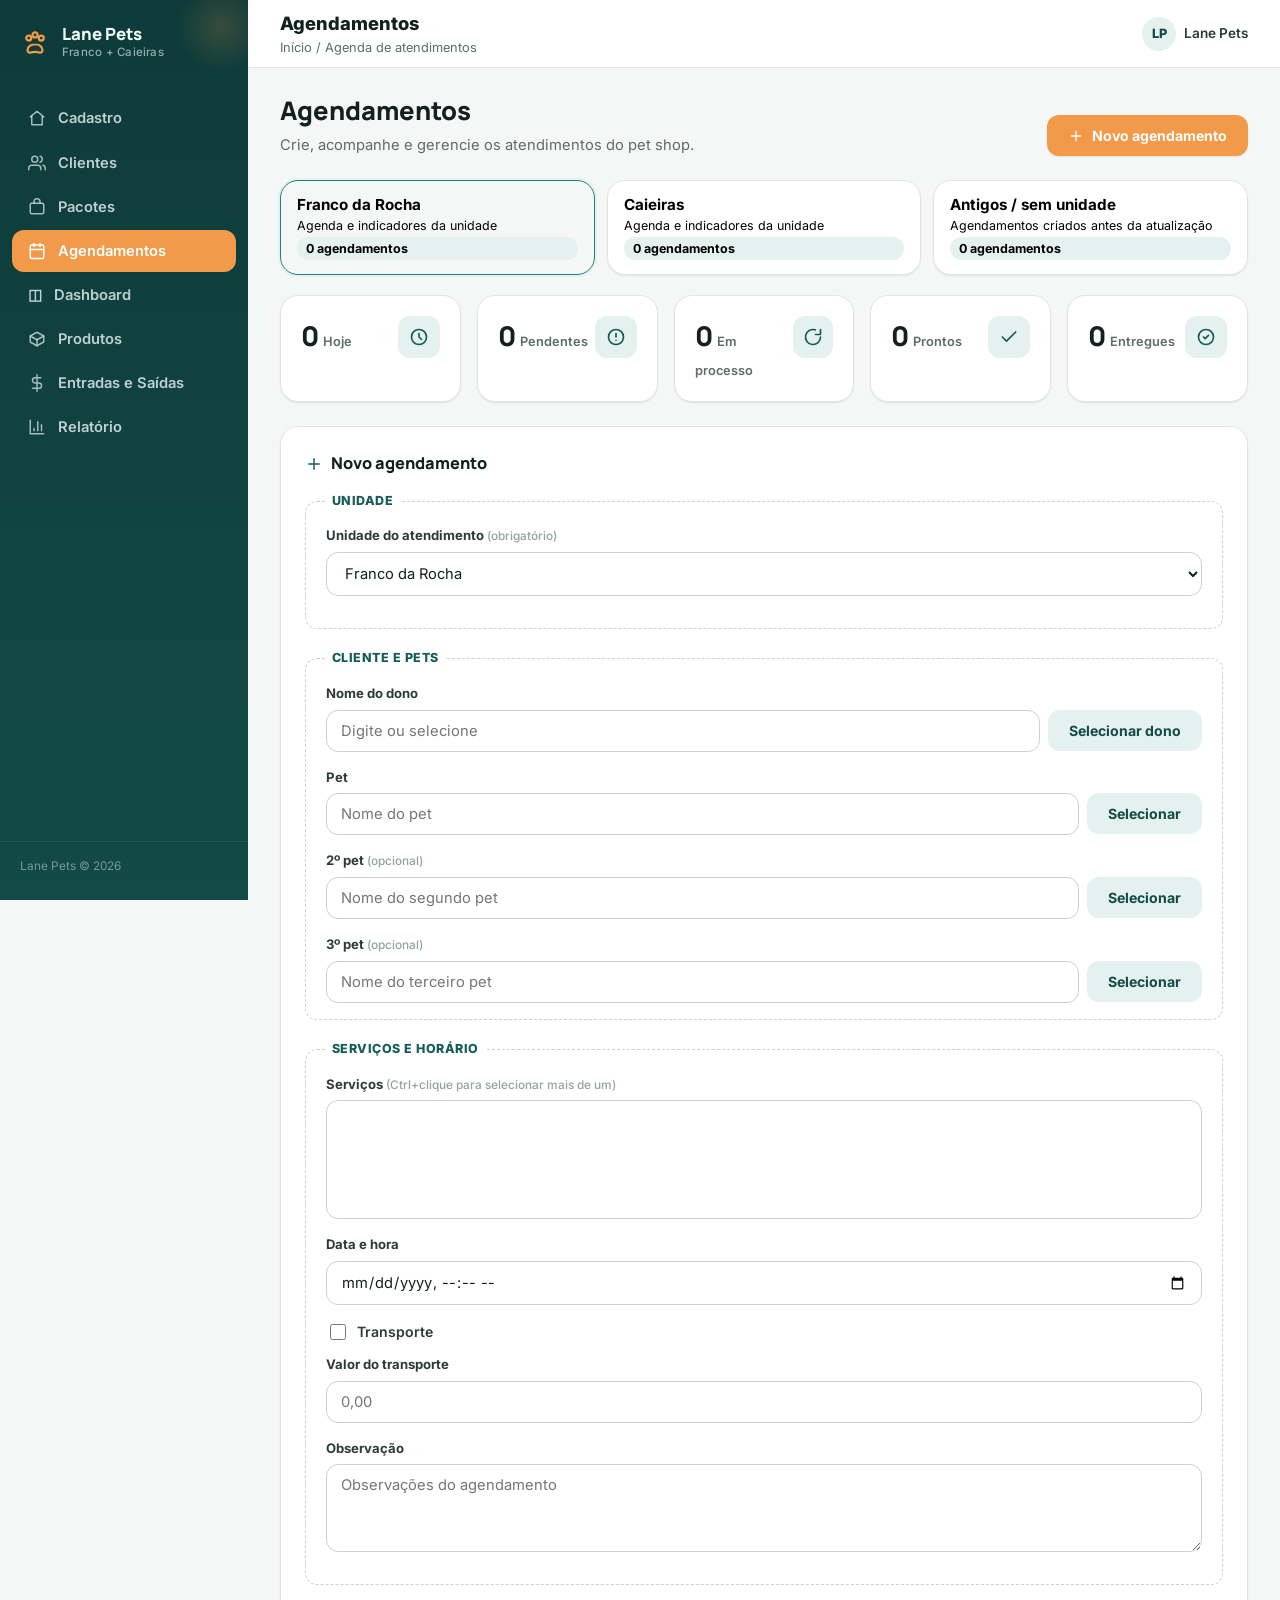
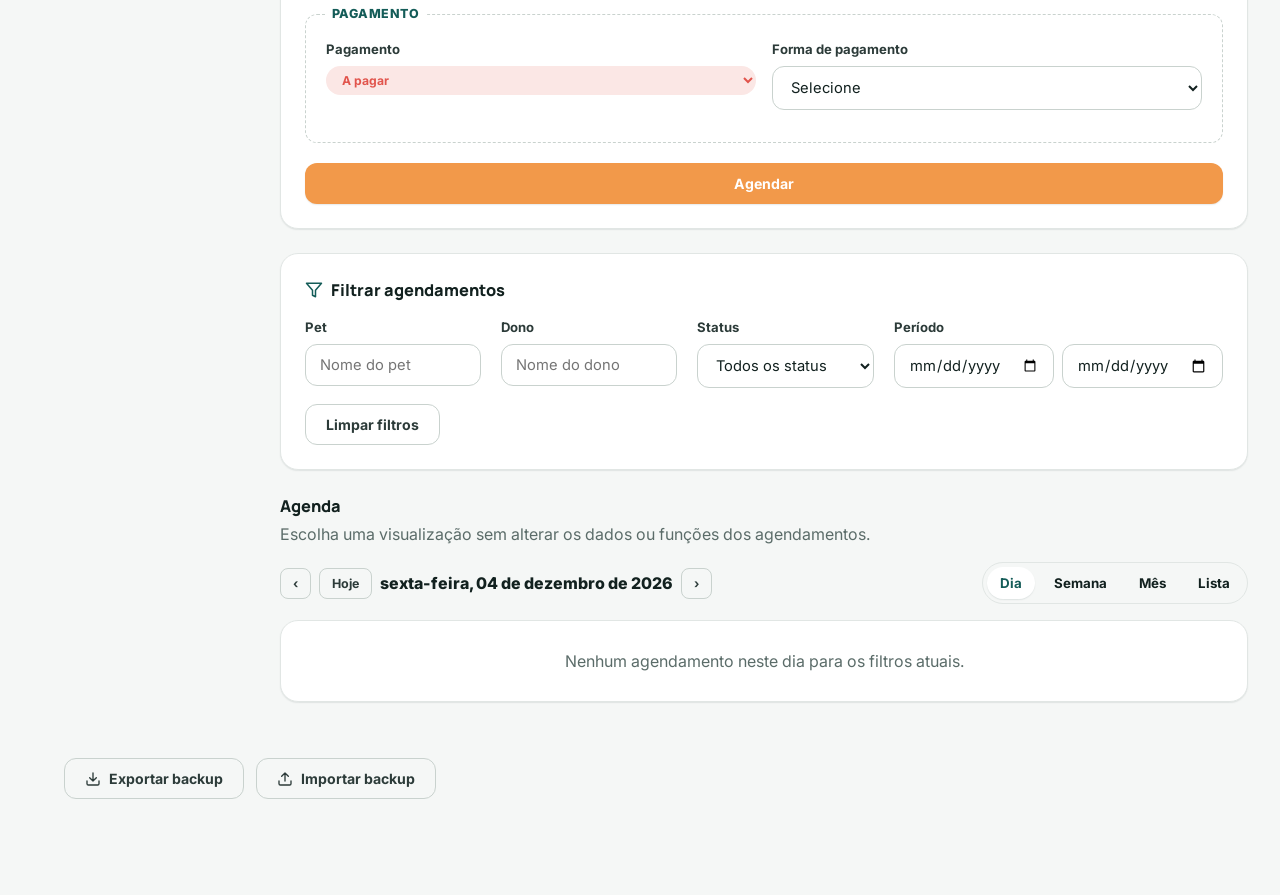
<file: agendamentos.html>
<!DOCTYPE html>
<html lang="pt-BR">
<head>
<meta charset="UTF-8">
<meta name="viewport" content="width=device-width, initial-scale=1.0">
<title>Agendamentos | Lane Pets Caieiras</title>
<link rel="stylesheet" href="design-system.css">
<style>
  /* ---- KPIs ---- */
  .kpi-grid { display: grid; grid-template-columns: repeat(5, 1fr); gap: var(--sp-4); margin-bottom: var(--sp-6); }
  .kpi-card {
    width: 100%; text-align: left; font: inherit; color: inherit; cursor: pointer;
    transition: transform .15s var(--ease), box-shadow .15s var(--ease), border-color .15s var(--ease);
  }
  .kpi-card:hover { transform: translateY(-2px); box-shadow: var(--shadow-md); border-color: var(--brand-300); }
  .kpi-card:focus-visible { outline: 3px solid var(--brand-200); outline-offset: 2px; }
  .kpi-card.active { border-color: var(--brand-500); box-shadow: 0 0 0 2px var(--brand-100), var(--shadow-sm); }
  .kpi-card.active .stat-icon { background: var(--brand-700); color: #fff; }
  @media (max-width: 1080px) { .kpi-grid { grid-template-columns: repeat(3, 1fr); } }
  @media (max-width: 640px) { .kpi-grid { grid-template-columns: repeat(2, 1fr); } }

  /* ---- Form: pares campo + botão selecionar ---- */
  .pick-row { display: flex; gap: 8px; align-items: flex-end; }
  .pick-row .field { flex: 1; margin-bottom: 0; }
  .pick-row .btn { flex-shrink: 0; margin-bottom: 1px; }

  /* ---- Lista de agendamentos em cards ---- */
  #listaAgendamentos { display: flex; flex-direction: column; gap: var(--sp-4); }
  .ag-card {
    background: var(--surface); border: 1px solid var(--border); border-radius: var(--r-lg);
    padding: var(--sp-5); box-shadow: var(--shadow-sm); display: grid;
    grid-template-columns: 130px 1fr auto; gap: var(--sp-5); align-items: start;
    animation: card-in .25s var(--ease) both;
  }
  @media (max-width: 780px) { .ag-card { grid-template-columns: 1fr; } }
  .ag-time { font-family: var(--font-display); font-weight: 800; color: var(--brand-800); }
  .ag-time .ag-date { display: block; font-size: .78rem; font-weight: 700; color: var(--ink-500); text-transform: uppercase; letter-spacing: .03em; }
  .ag-time .ag-hour { display: block; font-size: 1.35rem; margin-top: 2px; }
  .ag-body .ag-pet { font-size: 1.05rem; font-weight: 800; color: var(--ink-900); }
  .ag-body .ag-dono { font-size: .84rem; color: var(--ink-500); font-weight: 600; margin-top: 1px; }
  .ag-meta { display: flex; flex-wrap: wrap; gap: 6px 16px; margin-top: var(--sp-3); font-size: .82rem; color: var(--ink-700); }
  .ag-meta strong { color: var(--ink-900); font-weight: 700; }
  .ag-obs { margin-top: var(--sp-2); font-size: .82rem; color: var(--ink-500); font-style: italic; }
  .ag-side { display: flex; flex-direction: column; align-items: flex-end; gap: 8px; min-width: 170px; }
  @media (max-width: 780px) { .ag-side { align-items: stretch; } }
  .ag-total { font-family: var(--font-display); font-weight: 800; font-size: 1.05rem; color: var(--ink-900); }
  .payment-method-chip { display: inline-block; margin-top: 4px; font-size: .72rem; font-weight: 700; color: var(--info-500); background: var(--info-100); padding: 2px 8px; border-radius: var(--r-full); }
  .status-select { border-radius: var(--r-full) !important; font-weight: 700 !important; font-size: .76rem !important; padding: 6px 12px !important; border: none !important; cursor: pointer; }
  .status-select.pendente { background: var(--warning-100); color: #9c7415; }
  .status-select.em-processo { background: var(--info-100); color: var(--info-500); }
  .status-select.pronto { background: var(--brand-100); color: var(--brand-700); }
  .status-select.entregue { background: var(--success-100); color: var(--success-500); }
  .status-select.payment-select.pago { background: var(--success-100); color: var(--success-500); }
  .status-select.payment-select.a-pagar { background: var(--danger-100); color: var(--danger-500); }
  .unit-switcher { display:grid; grid-template-columns:repeat(3,minmax(0,1fr)); gap:var(--sp-3); margin:0 0 var(--sp-5); }
  .unit-tab { border:1px solid var(--border); background:var(--surface); border-radius:var(--r-lg); padding:14px 16px; text-align:left; cursor:pointer; transition:.18s ease; box-shadow:var(--shadow-sm); }
  .unit-tab:hover { border-color:var(--brand-300); transform:translateY(-1px); }
  .unit-tab.active { border-color:var(--brand-500); box-shadow:0 0 0 2px var(--brand-100); background:var(--brand-50); }
  .unit-tab strong { display:block; font-size:.95rem; color:var(--text-900); }
  .unit-tab span { display:block; margin-top:4px; font-size:.78rem; color:var(--text-500); }
  .unit-badge { display:inline-flex; align-items:center; gap:5px; padding:4px 9px; border-radius:999px; background:var(--brand-100); color:var(--brand-700); font-size:.72rem; font-weight:700; margin-top:7px; }
  @media (max-width: 700px) { .unit-switcher { grid-template-columns:1fr; } }

  /* ---- Calendário/agenda visual ---- */
  .agenda-toolbar { display:flex; align-items:center; justify-content:space-between; gap:var(--sp-4); flex-wrap:wrap; margin-bottom:var(--sp-4); }
  .agenda-view-switch { display:flex; gap:6px; padding:4px; background:var(--surface-2); border:1px solid var(--border); border-radius:var(--r-full); }
  .agenda-view-btn { border:0; background:transparent; padding:8px 13px; border-radius:var(--r-full); font-weight:700; color:var(--ink-600); cursor:pointer; }
  .agenda-view-btn.active { background:var(--surface); color:var(--brand-700); box-shadow:var(--shadow-sm); }
  .agenda-nav { display:flex; align-items:center; gap:8px; }
  .agenda-period { min-width:230px; text-align:center; font-weight:800; color:var(--ink-900); }
  .calendar-shell { overflow:auto; border:1px solid var(--border); border-radius:var(--r-lg); background:var(--surface); box-shadow:var(--shadow-sm); }
  .calendar-week { display:grid; grid-template-columns:repeat(7,minmax(145px,1fr)); min-width:1015px; }
  .calendar-day-head { padding:11px 10px; border-bottom:1px solid var(--border); border-right:1px solid var(--border); background:var(--surface-2); font-size:.78rem; color:var(--ink-500); font-weight:800; text-transform:uppercase; }
  .calendar-day-head:last-child { border-right:0; }
  .calendar-grid { display:grid; grid-template-columns:repeat(7,minmax(145px,1fr)); min-width:1015px; }
  .calendar-cell { min-height:145px; padding:8px; border-right:1px solid var(--border); border-bottom:1px solid var(--border); background:var(--surface); cursor:pointer; }
  .calendar-cell:nth-child(7n) { border-right:0; }
  .calendar-cell.muted { background:var(--surface-2); opacity:.72; }
  .calendar-cell.today { box-shadow:inset 0 3px 0 var(--brand-500); }
  .calendar-date { display:flex; justify-content:space-between; align-items:center; font-weight:800; font-size:.82rem; color:var(--ink-700); margin-bottom:7px; }
  .calendar-date .today-dot { background:var(--brand-700); color:#fff; width:25px; height:25px; border-radius:50%; display:grid; place-items:center; }
  .calendar-event { border:1px solid var(--border); border-left:4px solid var(--brand-500); border-radius:9px; padding:7px 8px; margin-bottom:6px; background:var(--surface); box-shadow:var(--shadow-sm); cursor:pointer; }
  .calendar-event:hover { border-color:var(--brand-300); transform:translateY(-1px); }
  .calendar-event-time { font-size:.72rem; font-weight:800; color:var(--brand-700); }
  .calendar-event-pet { font-size:.82rem; font-weight:800; color:var(--ink-900); white-space:nowrap; overflow:hidden; text-overflow:ellipsis; }
  .calendar-event-service { font-size:.72rem; color:var(--ink-500); white-space:nowrap; overflow:hidden; text-overflow:ellipsis; } .calendar-event-owner { font-size:.68rem; color:var(--ink-600); white-space:nowrap; overflow:hidden; text-overflow:ellipsis; margin-top:2px; }
  .calendar-event-status { font-size:.64rem; font-weight:800; margin-top:2px; }
  .calendar-event.pendente .calendar-event-status { color:var(--warning-700, #9a6700); }
  .calendar-event.em-processo .calendar-event-status { color:var(--info-700, #2563eb); }
  .calendar-event.pronto .calendar-event-status { color:var(--success-700, #15803d); }
  .calendar-event.entregue .calendar-event-status { color:var(--ink-500); }

  .calendar-more { font-size:.72rem; font-weight:800; color:var(--brand-700); padding:3px 5px; }
  .agenda-day-list { display:flex; flex-direction:column; gap:10px; }
  .agenda-day-empty { padding:28px; text-align:center; color:var(--ink-500); }
  .agenda-day-row { display:grid; grid-template-columns:72px 1fr; gap:12px; align-items:start; }
  .agenda-day-hour { font-weight:800; color:var(--brand-700); padding-top:12px; text-align:right; }
  .agenda-event-card { border:1px solid var(--border); border-radius:var(--r-lg); background:var(--surface); padding:13px 15px; box-shadow:var(--shadow-sm); }
  .agenda-event-card .event-main { display:flex; justify-content:space-between; gap:12px; align-items:flex-start; }
  .agenda-event-card .event-title { font-weight:800; color:var(--ink-900); }
  .agenda-event-card .event-sub { font-size:.82rem; color:var(--ink-500); margin-top:3px; }
  .agenda-event-card .event-meta { display:flex; flex-wrap:wrap; gap:6px 14px; margin-top:8px; font-size:.78rem; color:var(--ink-600); }
  .agenda-event-actions { display:flex; gap:7px; flex-wrap:wrap; justify-content:flex-end; margin-top:10px; }
  .agenda-month-title { padding:13px 15px; border-bottom:1px solid var(--border); font-weight:800; color:var(--ink-900); }
  @media(max-width:760px) { .agenda-toolbar { align-items:stretch; } .agenda-nav { justify-content:space-between; width:100%; } .agenda-period { min-width:0; flex:1; } .agenda-view-switch { width:100%; justify-content:space-between; } .agenda-view-btn { flex:1; } .agenda-day-row { grid-template-columns:55px 1fr; } }

  /* ---- Modais rápidos (seleção de pet/dono) reaproveitando o token system ---- */
  .quick-modal-overlay { position: fixed; inset: 0; background: rgba(14,35,33,.5); z-index: 300; align-items: center; justify-content: center; padding: var(--sp-4); }
  .quick-modal-box { background: var(--surface); padding: var(--sp-6); border-radius: var(--r-lg); max-width: 560px; width: 100%; max-height: 82vh; overflow: auto; box-shadow: var(--shadow-lg); }
  .quick-modal-box h3 { font-size: 1.05rem; font-weight: 800; margin-bottom: var(--sp-3); }
  .pick-item { border-bottom: 1px solid var(--border); padding: 10px 4px; display: flex; justify-content: space-between; align-items: center; gap: var(--sp-3); }
  .pick-item:last-child { border-bottom: none; }
</style>
  <script src="js/config.js"></script>
  <script src="js/api.js"></script>
</head>
<body>
<div class="app-shell">
  <aside class="sidebar">
    <div class="sidebar-brand">
      <svg width="30" height="30" viewBox="0 0 24 24" fill="none" stroke="#F2994A" stroke-width="1.8" stroke-linecap="round" stroke-linejoin="round">
        <circle cx="7" cy="8" r="2"/><circle cx="12" cy="5.5" r="2"/><circle cx="17" cy="8" r="2"/>
        <path d="M12 13c-3.3 0-6 2.1-6 4.7 0 1.6 1.5 2.3 3 1.8.9-.3 1.9-.5 3-.5s2.1.2 3 .5c1.5.5 3-.2 3-1.8 0-2.6-2.7-4.7-6-4.7Z"/>
      </svg>
      <div><div class="brand-name">Lane Pets</div><span class="brand-sub">Franco + Caieiras</span></div>
      <button class="sidebar-close hide-desktop" aria-label="Fechar menu">
        <svg width="20" height="20" viewBox="0 0 24 24" fill="none" stroke="currentColor" stroke-width="2" stroke-linecap="round"><path d="M18 6 6 18M6 6l12 12"/></svg>
      </button>
    </div>
    <nav class="sidebar-nav">
      <a class="nav-item" href="index.html">
        <svg width="18" height="18" viewBox="0 0 24 24" fill="none" stroke="currentColor" stroke-width="2" stroke-linecap="round" stroke-linejoin="round"><path d="M3 10.5 12 3l9 7.5"/><path d="M5 9.5V21h14V9.5"/></svg>
        Cadastro
      </a>
      <a class="nav-item" href="clientes.html">
        <svg width="18" height="18" viewBox="0 0 24 24" fill="none" stroke="currentColor" stroke-width="2" stroke-linecap="round" stroke-linejoin="round"><path d="M17 21v-2a4 4 0 0 0-4-4H5a4 4 0 0 0-4 4v2"/><circle cx="9" cy="7" r="4"/><path d="M23 21v-2a4 4 0 0 0-3-3.87"/><path d="M16 3.13a4 4 0 0 1 0 7.75"/></svg>
        Clientes
      </a>
      <a class="nav-item" href="clientes_pacote.html">
        <svg width="18" height="18" viewBox="0 0 24 24" fill="none" stroke="currentColor" stroke-width="2" stroke-linecap="round" stroke-linejoin="round"><rect x="3" y="7" width="18" height="14" rx="2"/><path d="M8 7V5a4 4 0 0 1 8 0v2"/></svg>
        Pacotes
      </a>
      <a class="nav-item active" href="agendamentos.html">
        <svg width="18" height="18" viewBox="0 0 24 24" fill="none" stroke="currentColor" stroke-width="2" stroke-linecap="round" stroke-linejoin="round"><rect x="3" y="4" width="18" height="18" rx="2"/><path d="M16 2v4M8 2v4M3 10h18"/></svg>
        Agendamentos
      </a><a class="nav-item" href="dashboard_financeiro.html">◫ <span>Dashboard</span></a>
      <a class="nav-item" href="Produtos.html">
        <svg width="18" height="18" viewBox="0 0 24 24" fill="none" stroke="currentColor" stroke-width="2" stroke-linecap="round" stroke-linejoin="round"><path d="m21 8-9-5-9 5 9 5 9-5Z"/><path d="M3 8v8l9 5 9-5V8"/><path d="M12 13v8"/></svg>
        Produtos
      </a>
      <a class="nav-item" href="entradas_e_saidas.html">
        <svg width="18" height="18" viewBox="0 0 24 24" fill="none" stroke="currentColor" stroke-width="2" stroke-linecap="round" stroke-linejoin="round"><path d="M12 1v22M17 5H9.5a3.5 3.5 0 0 0 0 7h5a3.5 3.5 0 0 1 0 7H6"/></svg>
        Entradas e Saídas
      </a>
      <a class="nav-item" href="relatorio.html">
        <svg width="18" height="18" viewBox="0 0 24 24" fill="none" stroke="currentColor" stroke-width="2" stroke-linecap="round" stroke-linejoin="round"><path d="M3 3v18h18"/><path d="M18 17V9M13 17V5M8 17v-3"/></svg>
        Relatório
      </a>
    </nav>
    <div class="sidebar-foot">Lane Pets © 2026</div>
  </aside>

  <div class="main-area">
    <header class="topbar">
      <div class="topbar-left">
        <button class="menu-toggle hide-desktop" aria-label="Abrir menu">
          <svg width="20" height="20" viewBox="0 0 24 24" fill="none" stroke="currentColor" stroke-width="2" stroke-linecap="round"><path d="M3 6h18M3 12h18M3 18h18"/></svg>
        </button>
        <div>
          <div class="topbar-title">Agendamentos</div>
          <div class="topbar-breadcrumb hide-mobile">Início / Agenda de atendimentos</div>
        </div>
      </div>
      <div class="topbar-right"><div class="topbar-user"><div class="avatar">LP</div><span>Lane Pets</span></div></div>
    </header>

    <main class="page-content">
      <div class="page-header">
        <div>
          <h1>Agendamentos</h1>
          <p>Crie, acompanhe e gerencie os atendimentos do pet shop.</p>
        </div>
        <button class="btn btn-primary" onclick="document.getElementById('formAgendarCard').scrollIntoView({behavior:'smooth'});document.getElementById('agendamentoNomeDono').focus();">
          <svg width="16" height="16" viewBox="0 0 24 24" fill="none" stroke="currentColor" stroke-width="2" stroke-linecap="round" stroke-linejoin="round"><path d="M12 5v14M5 12h14"/></svg>
          Novo agendamento
        </button>
      </div>

      <!-- Unidades -->
      <section aria-label="Unidade da agenda">
        <div class="unit-switcher" id="unitSwitcher">
          <button type="button" class="unit-tab" data-unit="franco" onclick="selecionarUnidade('franco')">
            <strong>Franco da Rocha</strong><span>Agenda e indicadores da unidade</span><span class="unit-badge" id="countFranco">0 agendamentos</span>
          </button>
          <button type="button" class="unit-tab" data-unit="caieiras" onclick="selecionarUnidade('caieiras')">
            <strong>Caieiras</strong><span>Agenda e indicadores da unidade</span><span class="unit-badge" id="countCaieiras">0 agendamentos</span>
          </button>
          <button type="button" class="unit-tab" data-unit="sem-unidade" onclick="selecionarUnidade('sem-unidade')">
            <strong>Antigos / sem unidade</strong><span>Agendamentos criados antes da atualização</span><span class="unit-badge" id="countSemUnidade">0 agendamentos</span>
          </button>
        </div>
      </section>

      <!-- KPIs -->
      <div class="kpi-grid" id="kpiGrid"></div>

      <!-- Novo agendamento -->
      <section class="card" id="formAgendarCard" style="margin-bottom:var(--sp-6);">
        <h2 class="section-title">
          <svg width="18" height="18" viewBox="0 0 24 24" fill="none" stroke="var(--brand-700)" stroke-width="2" stroke-linecap="round" stroke-linejoin="round"><path d="M12 5v14M5 12h14"/></svg>
          Novo agendamento
        </h2>

        <fieldset class="form-section">
          <legend>Unidade</legend>
          <div class="field">
            <label for="agendamentoUnidade">Unidade do atendimento <span class="hint">(obrigatório)</span></label>
            <select id="agendamentoUnidade" required>
              <option value="franco">Franco da Rocha</option>
              <option value="caieiras">Caieiras</option>
            </select>
          </div>
        </fieldset>

        <fieldset class="form-section">
          <legend>Cliente e pets</legend>
          <div class="pick-row" style="margin-bottom:var(--sp-4);">
            <div class="field"><label for="agendamentoNomeDono">Nome do dono</label><input type="text" id="agendamentoNomeDono" placeholder="Digite ou selecione"></div>
            <button type="button" class="btn btn-secondary" onclick="abrirSelecionarDono()">Selecionar dono</button>
          </div>
          <div class="pick-row" style="margin-bottom:var(--sp-4);">
            <div class="field"><label for="agendamentoNomePet">Pet</label><input type="text" id="agendamentoNomePet" placeholder="Nome do pet"></div>
            <button type="button" class="btn btn-secondary" onclick="abrirSelecionarPet1()">Selecionar</button>
          </div>
          <div class="pick-row" style="margin-bottom:var(--sp-4);">
            <div class="field"><label for="agendamentoNomePet2">2º pet <span class="hint">(opcional)</span></label><input type="text" id="agendamentoNomePet2" placeholder="Nome do segundo pet"></div>
            <button type="button" class="btn btn-secondary" onclick="abrirSelecionarPet2()">Selecionar</button>
          </div>
          <div class="pick-row">
            <div class="field" style="margin-bottom:0;"><label for="agendamentoNomePet3">3º pet <span class="hint">(opcional)</span></label><input type="text" id="agendamentoNomePet3" placeholder="Nome do terceiro pet"></div>
            <button type="button" class="btn btn-secondary" onclick="abrirSelecionarPet3()">Selecionar</button>
          </div>
        </fieldset>

        <fieldset class="form-section">
          <legend>Serviços e horário</legend>
          <div class="field">
            <label for="listaServicos">Serviços <span class="hint">(Ctrl+clique para selecionar mais de um)</span></label>
            <select id="listaServicos" multiple size="5"></select>
          </div>
          <div class="field"><label for="dataHora">Data e hora</label><input type="datetime-local" id="dataHora"></div>
          <label class="checkbox-row" for="transporteCheck" style="margin-bottom:var(--sp-3);">
            <input type="checkbox" id="transporteCheck" onchange="document.getElementById('valorTransporte').disabled = !this.checked;">
            Transporte
          </label>
          <div class="field"><label for="valorTransporte">Valor do transporte</label><input type="number" id="valorTransporte" placeholder="0,00" min="0" step="0.01" disabled></div>
          <div class="field"><label for="agendamentoObs">Observação</label><textarea id="agendamentoObs" rows="2" placeholder="Observações do agendamento"></textarea></div>
        </fieldset>

        <fieldset class="form-section">
          <legend>Pagamento</legend>
          <div class="field-row">
            <div class="field"><label for="agendamentoPagamentoStatus">Pagamento</label>
              <select id="agendamentoPagamentoStatus" class="status-select payment-select a-pagar" onchange="aplicarEstiloPagamento('agendamentoPagamentoStatus')">
                <option value="A pagar">A pagar</option>
                <option value="Pago">Pago</option>
              </select>
            </div>
            <div class="field"><label for="agendamentoFormaPagamento">Forma de pagamento</label>
              <select id="agendamentoFormaPagamento">
                <option value="">Selecione</option>
                <option value="Crédito">Crédito</option>
                <option value="Débito">Débito</option>
                <option value="Pix">Pix</option>
                <option value="Dinheiro">Dinheiro</option>
              </select>
            </div>
          </div>
        </fieldset>

        <button type="button" class="btn btn-primary" id="btnAgendar" onclick="handleAgendar()" style="width:100%;">Agendar</button>
      </section>

      <!-- Filtros -->
      <section class="card" style="margin-bottom:var(--sp-6);">
        <h2 class="section-title">
          <svg width="18" height="18" viewBox="0 0 24 24" fill="none" stroke="var(--brand-700)" stroke-width="2" stroke-linecap="round" stroke-linejoin="round"><path d="M22 3H2l8 9.46V19l4 2v-8.54L22 3Z"/></svg>
          Filtrar agendamentos
        </h2>
        <div class="grid grid-4">
          <div class="field" style="margin-bottom:0;"><label for="filtroPet">Pet</label><input type="text" id="filtroPet" placeholder="Nome do pet" oninput="filtrarAgendamentos()"></div>
          <div class="field" style="margin-bottom:0;"><label for="filtroDono">Dono</label><input type="text" id="filtroDono" placeholder="Nome do dono" oninput="filtrarAgendamentos()"></div>
          <div class="field" style="margin-bottom:0;"><label for="filtroStatus">Status</label>
            <select id="filtroStatus" onchange="filtrarAgendamentos()">
              <option value="">Todos os status</option>
              <option value="Pendente">Pendente</option>
              <option value="Em processo">Em processo</option>
              <option value="Pronto">Pronto</option>
              <option value="Entregue">Entregue</option>
            </select>
          </div>
          <div class="field" style="margin-bottom:0;"><label>Período</label>
            <div style="display:flex;gap:8px;">
              <input type="date" id="filtroDataInicio" onchange="filtrarAgendamentos()">
              <input type="date" id="filtroDataFim" onchange="filtrarAgendamentos()">
            </div>
          </div>
        </div>
        <button type="button" id="btnLimparFiltros" class="btn btn-outline" style="margin-top:var(--sp-4);">Limpar filtros</button>
      </section>

      <!-- Agenda visual: calendário + lista operacional -->
      <section id="agendaSection">
        <div class="agenda-toolbar">
          <div>
            <h2 class="section-title" style="margin-bottom:4px;">Agenda</h2>
            <p class="text-muted" style="margin:0;">Escolha uma visualização sem alterar os dados ou funções dos agendamentos.</p>
          </div>
          <div class="agenda-nav">
            <button type="button" class="btn btn-outline btn-sm" id="agendaAnterior" aria-label="Período anterior">‹</button>
            <button type="button" class="btn btn-outline btn-sm" id="agendaHoje">Hoje</button>
            <div class="agenda-period" id="agendaPeriodo"></div>
            <button type="button" class="btn btn-outline btn-sm" id="agendaProximo" aria-label="Próximo período">›</button>
          </div>
          <div class="agenda-view-switch" role="tablist" aria-label="Visualização da agenda">
            <button type="button" class="agenda-view-btn active" data-view="day">Dia</button>
            <button type="button" class="agenda-view-btn" data-view="week">Semana</button>
            <button type="button" class="agenda-view-btn" data-view="month">Mês</button>
            <button type="button" class="agenda-view-btn" data-view="list">Lista</button>
          </div>
        </div>
        <div id="agendaVisual"></div>
        <div id="listaAgendamentos" style="display:none;"></div>
      </section>
    </main>
  </div>
</div>

<!-- Modal editar agendamento -->
<div id="modalEditarAgendamento" class="modal-overlay">
  <form id="formEditarAgendamento" class="modal-box modal-wide" autocomplete="off">
    <div class="modal-head">
      <h2>Editar agendamento</h2>
      <button type="button" class="modal-close" onclick="fecharModalAgendamento()" aria-label="Fechar">
        <svg width="20" height="20" viewBox="0 0 24 24" fill="none" stroke="currentColor" stroke-width="2" stroke-linecap="round"><path d="M18 6 6 18M6 6l12 12"/></svg>
      </button>
    </div>
    <input type="hidden" id="editAgendamentoIndex">
    <div class="field">
      <label for="editAgendamentoUnidade">Unidade</label>
      <select id="editAgendamentoUnidade">
        <option value="">Sem unidade / antigo</option>
        <option value="franco">Franco da Rocha</option>
        <option value="caieiras">Caieiras</option>
      </select>
    </div>
    <div class="field-row">
      <div class="field"><label for="editAgendamentoPet">Nome do pet</label><input type="text" id="editAgendamentoPet" required></div>
      <div class="field"><label for="editAgendamentoDono">Nome do dono</label><input type="text" id="editAgendamentoDono" required></div>
    </div>
    <div class="field"><label for="editAgendamentoDataHora">Data e hora</label><input type="datetime-local" id="editAgendamentoDataHora" required></div>
    <div class="field"><label for="editAgendamentoServicos">Serviços</label><select id="editAgendamentoServicos" multiple size="5"></select></div>
    <label class="checkbox-row" for="editAgendamentoTransporte" style="margin-bottom:var(--sp-3);">
      <input type="checkbox" id="editAgendamentoTransporte" onchange="document.getElementById('editAgendamentoValorTransporte').disabled = !this.checked;">
      Transporte
    </label>
    <div class="field-row">
      <div class="field"><label for="editAgendamentoValorTransporte">Valor transporte</label><input type="number" id="editAgendamentoValorTransporte" min="0" step="0.01" disabled></div>
      <div class="field"><label for="editAgendamentoTotal">Valor total</label><input type="number" id="editAgendamentoTotal" min="0" step="0.01"></div>
    </div>
    <div class="field-row">
      <div class="field"><label for="editAgendamentoPagamentoStatus">Pagamento</label>
        <select id="editAgendamentoPagamentoStatus" class="status-select payment-select a-pagar" onchange="aplicarEstiloPagamento('editAgendamentoPagamentoStatus')">
          <option value="A pagar">A pagar</option>
          <option value="Pago">Pago</option>
        </select>
      </div>
      <div class="field"><label for="editAgendamentoFormaPagamento">Forma de pagamento</label>
        <select id="editAgendamentoFormaPagamento">
          <option value="">Selecione</option>
          <option value="Crédito">Crédito</option>
          <option value="Débito">Débito</option>
          <option value="Pix">Pix</option>
          <option value="Dinheiro">Dinheiro</option>
        </select>
      </div>
    </div>
    <div class="field"><label for="editAgendamentoStatus">Status</label>
      <select id="editAgendamentoStatus" required>
        <option value="Pendente">Pendente</option>
        <option value="Em processo">Em processo</option>
        <option value="Pronto">Pronto</option>
        <option value="Entregue">Entregue</option>
      </select>
    </div>
    <div class="field"><label for="editAgendamentoObs">Observação</label><textarea id="editAgendamentoObs" rows="2" placeholder="Observações do agendamento"></textarea></div>
    <div class="modal-actions">
      <button type="button" class="btn btn-outline" onclick="fecharModalAgendamento()">Cancelar</button>
      <button type="submit" class="btn btn-primary">Salvar</button>
    </div>
  </form>
</div>

<!-- Modal selecionar pet (2º / 3º pet) -->
<div id="modalSelecionarPet" class="quick-modal-overlay" style="display:none;">
  <div class="quick-modal-box">
    <h3>Selecionar pet</h3>
    <div class="field"><input type="text" id="selecionarPetFiltro" class="input" placeholder="Digite o nome do pet"></div>
    <div id="selecionarPetConteudo"></div>
    <div style="text-align:right;margin-top:var(--sp-4);">
      <button type="button" class="btn btn-outline" onclick="fecharSelecionarPet()">Fechar</button>
    </div>
  </div>
</div>

<!-- Modal selecionar dono -->
<div id="modalSelecionarDono" class="quick-modal-overlay" style="display:none;">
  <div class="quick-modal-box">
    <h3>Selecionar dono</h3>
    <div class="field"><input type="text" id="selecionarDonoFiltro" class="input" placeholder="Digite o nome do dono"></div>
    <div id="selecionarDonoConteudo"></div>
    <div id="selecionarDonoPets" style="margin-top:var(--sp-3);"></div>
    <div style="text-align:right;margin-top:var(--sp-4);">
      <button type="button" class="btn btn-outline" onclick="fecharSelecionarDono()">Fechar</button>
    </div>
  </div>
</div>

<div class="page-content" style="padding-top:0;max-width:1320px;margin:0 auto;">
  <div class="backup-buttons-container" style="display:flex;gap:var(--sp-3);flex-wrap:wrap;margin:0 var(--sp-7) var(--sp-8);">
    <button class="btn btn-outline" onclick="exportarBackupCompleto()">
      <svg width="16" height="16" viewBox="0 0 24 24" fill="none" stroke="currentColor" stroke-width="2" stroke-linecap="round" stroke-linejoin="round"><path d="M21 15v4a2 2 0 0 1-2 2H5a2 2 0 0 1-2-2v-4"/><path d="M7 10l5 5 5-5M12 15V3"/></svg>
      Exportar backup
    </button>
    <input type="file" id="importarBackupInput" onchange="importarBackupCompleto(this)" style="display:none;">
    <button class="btn btn-outline" onclick="document.getElementById('importarBackupInput').click()">
      <svg width="16" height="16" viewBox="0 0 24 24" fill="none" stroke="currentColor" stroke-width="2" stroke-linecap="round" stroke-linejoin="round"><path d="M21 15v4a2 2 0 0 1-2 2H5a2 2 0 0 1-2-2v-4"/><path d="M17 8l-5-5-5 5M12 3v12"/></svg>
      Importar backup
    </button>
  </div>
</div>

<script src="ui-kit.js"></script>
<script>
    function safeJsonParse(value, fallback) {
      if (value === null || value === undefined || value === "") return fallback;
      try {
        const parsed = JSON.parse(value);
        return parsed !== null && parsed !== undefined ? parsed : fallback;
      } catch (error) {
        return fallback;
      }
    }

    function carregarDadosAgenda() {
      const chavesPreferenciais = ["agendamentos", "agenda", "agendamento"];
      let agendamentosCarregados = [];

      for (const chave of chavesPreferenciais) {
        const valor = localStorage.getItem(chave);
        if (valor === null) continue;
        const dados = safeJsonParse(valor, []);
        if (Array.isArray(dados)) {
          agendamentosCarregados = dados;
          if (chave !== "agendamentos") {
            localStorage.setItem("agendamentos", JSON.stringify(dados));
          }
          break;
        }
      }

      pets = safeJsonParse(localStorage.getItem("pets"), []);
      servicos = safeJsonParse(localStorage.getItem("servicos"), []);
      agendamentos = Array.isArray(agendamentosCarregados) ? agendamentosCarregados : [];
      if (!Array.isArray(agendamentos)) agendamentos = [];
      if (Array.isArray(agendamentos) && agendamentos.length > 0) {
        localStorage.setItem("agendamentos", JSON.stringify(agendamentos));
      }
      return { pets, servicos, agendamentos };
    }

    // Carregar dados do localStorage
    let pets = safeJsonParse(localStorage.getItem("pets"), []);
    let servicos = safeJsonParse(localStorage.getItem("servicos"), []);
    let agendamentos = safeJsonParse(localStorage.getItem("agendamentos"), []);
    let unidadeSelecionada = localStorage.getItem("unidadeAgendamentoSelecionada") || "franco";

    function nomeUnidade(unidade) {
      return unidade === "franco" ? "Franco da Rocha" : unidade === "caieiras" ? "Caieiras" : "Sem unidade / antigo";
    }
    function unidadeDoAgendamento(a) {
      const raw = String(a && a.unidade != null ? a.unidade : "").trim().toLowerCase();
      if (["franco", "franco da rocha", "franco-da-rocha", "franco_da_rocha"].includes(raw)) return "franco";
      if (["caieiras", "caieira"].includes(raw)) return "caieiras";
      return "sem-unidade";
    }
    function selecionarUnidade(unidade) {
      unidadeSelecionada = unidade;
      localStorage.setItem("unidadeAgendamentoSelecionada", unidade);
      const novo = document.getElementById("agendamentoUnidade");
      if (novo && (unidade === "franco" || unidade === "caieiras")) novo.value = unidade;
      atualizarResumoUnidades(); atualizarKpis(); filtrarAgendamentos();
    }
    function atualizarResumoUnidades() {
      const counts = { franco: 0, caieiras: 0, "sem-unidade": 0 };
      agendamentos.forEach(a => counts[unidadeDoAgendamento(a)]++);
      const ids = { franco: "countFranco", caieiras: "countCaieiras", "sem-unidade": "countSemUnidade" };
      Object.keys(ids).forEach(u => { const el=document.getElementById(ids[u]); if(el) el.textContent=`${counts[u]} ${counts[u]===1?"agendamento":"agendamentos"}`; });
      document.querySelectorAll(".unit-tab").forEach(tab => { const active=tab.dataset.unit===unidadeSelecionada; tab.classList.toggle("active",active); tab.setAttribute("aria-pressed",String(active)); });
    }

    function aplicarEstiloPagamento(selectId) {
      const select = document.getElementById(selectId);
      if (!select) return;
      select.classList.remove("pago", "a-pagar");
      if (select.value === "Pago") {
        select.classList.add("pago");
      } else if (select.value === "A pagar") {
        select.classList.add("a-pagar");
      }
    }

    function atualizarListaServicos() {
      const select = document.getElementById("listaServicos");
      select.innerHTML = "";

      const portes = ["Gato","Pequeno", "Médio", "Grande", "Adicional"];
      portes.forEach(porte => {
        const optgroup = document.createElement("optgroup");
        if (porte === "Adicional") {
          optgroup.label = "Serviços Adicionais";
        } else if (porte === "Gato") {
          optgroup.label = "Serviços para Gato";
        } else {
          optgroup.label = `Porte ${porte}`;
        }
        servicos.filter(s => s.porte === porte && (!s.adicionais || s.adicionais.length === 0)).forEach((s, i) => {
          const idxServico = servicos.indexOf(s);
          const opt = document.createElement("option");
          opt.value = idxServico;
          opt.text = `${s.nome}${s.pacote ? " (Pacote)" : ""}${s.preco !== null && s.preco !== undefined ? " - R$ " + s.preco.toFixed(2) : ""}`;
          optgroup.appendChild(opt);
        });
        if (optgroup.children.length > 0) select.appendChild(optgroup);
      });

      const adicionaisServicos = servicos.filter(s => s.adicionais && s.adicionais.length > 0);
      if (adicionaisServicos.length > 0) {
        const optgroupAdic = document.createElement("optgroup");
        optgroupAdic.label = "Serviços Compostos";
        adicionaisServicos.forEach((s, i) => {
          const opt = document.createElement("option");
          opt.value = servicos.indexOf(s);
          opt.text = `${s.nome} (${s.adicionais.join(", ")})${s.pacote ? " (Pacote)" : ""}${s.preco !== null && s.preco !== undefined ? " - R$ " + s.preco.toFixed(2) : ""}`;
          optgroupAdic.appendChild(opt);
        });
        select.appendChild(optgroupAdic);
      }
    }

    atualizarListaServicos();
    aplicarEstiloPagamento("agendamentoPagamentoStatus");
    aplicarEstiloPagamento("editAgendamentoPagamentoStatus");

    function agendar() {
      pets = safeJsonParse(localStorage.getItem("pets"), []);
      servicos = safeJsonParse(localStorage.getItem("servicos"), []);
      agendamentos = safeJsonParse(localStorage.getItem("agendamentos"), []);

      const nomePet = document.getElementById("agendamentoNomePet").value.trim();
      const nomePet2 = document.getElementById("agendamentoNomePet2").value.trim();
      const nomePet3 = document.getElementById("agendamentoNomePet3").value.trim();
      const nomeDono = document.getElementById("agendamentoNomeDono").value.trim();
      const unidade = document.getElementById("agendamentoUnidade").value;
      const dataHora = document.getElementById("dataHora").value;
      const opcoesSelecionadas = Array.from(document.getElementById("listaServicos").selectedOptions);

      const transporte = document.getElementById("transporteCheck").checked;
      let valorTransporte = 0;
      if (transporte) {
        valorTransporte = parseFloat(document.getElementById("valorTransporte").value);
        if (isNaN(valorTransporte) || valorTransporte < 0) {
          toast("Informe um valor válido para o transporte.", "error");
          return false;
        }
      }

      const pagamentoStatus = document.getElementById("agendamentoPagamentoStatus").value || "A pagar";
      const formaPagamento = document.getElementById("agendamentoFormaPagamento").value || "";

      if (!unidade || !nomePet || !nomeDono || !dataHora || opcoesSelecionadas.length === 0) {
        toast("Preencha todos os campos e selecione pelo menos um serviço.", "error");
        return false;
      }

      const petsParaAgendar = [nomePet, nomePet2, nomePet3].filter(Boolean);
      const petsEncontrados = [];
      let erroValidacao = "";

      // Valida todos os pets antes de alterar qualquer dado. Isso evita
      // agendamentos/pacotes parcialmente gravados quando um dos pets é inválido.
      for (const nomePetAtual of petsParaAgendar) {
        const pet = pets.find(p =>
          (p.pet || "").toLowerCase() === nomePetAtual.toLowerCase() &&
          (p.dono || "").toLowerCase() === nomeDono.toLowerCase()
        );

        if (!pet) {
          erroValidacao = `O pet "${nomePetAtual}" do dono "${nomeDono}" não foi encontrado.`;
          break;
        }

        if (
          pet.pacote &&
          typeof pet.pacote === "object" &&
          pet.pacote.ativo &&
          Number(pet.pacote.feitos || 0) >= Number(pet.pacote.total || 0)
        ) {
          erroValidacao = `O pet "${pet.pet}" do cliente "${pet.dono}" já utilizou todos os banhos do pacote.`;
          break;
        }

        petsEncontrados.push(pet);
      }

      if (erroValidacao) {
        toast(erroValidacao, "error");
        return false;
      }

      const servicosAgendados = opcoesSelecionadas
        .map(opt => servicos[parseInt(opt.value, 10)])
        .filter(Boolean);

      if (servicosAgendados.length === 0) {
        toast("Os serviços selecionados não estão mais disponíveis.", "error");
        atualizarListaServicos();
        return false;
      }

      let total = servicosAgendados.reduce((sum, s) => sum + (Number(s.preco) || 0), 0);
      if (transporte) total += valorTransporte;

      const obs = document.getElementById("agendamentoObs").value.trim();

      petsEncontrados.forEach(pet => {
        agendamentos.push({
          unidade,
          pet: pet.pet,
          dono: pet.dono,
          telefone: pet.telefone || "",
          dataHora,
          servicos: servicosAgendados,
          total,
          transporte,
          valorTransporte,
          status: "Pendente",
          obs,
          pagamentoStatus,
          formaPagamento
        });
      });

      // Só depois que todos os agendamentos foram criados, atualiza os pacotes.
      const petsLS = safeJsonParse(localStorage.getItem("pets"), []);
      petsEncontrados.forEach(pet => {
        const idx = petsLS.findIndex(p =>
          (p.pet || "").toLowerCase() === (pet.pet || "").toLowerCase() &&
          (p.dono || "").toLowerCase() === (pet.dono || "").toLowerCase()
        );
        if (
          idx !== -1 &&
          petsLS[idx].pacote &&
          typeof petsLS[idx].pacote === "object" &&
          petsLS[idx].pacote.ativo
        ) {
          petsLS[idx].pacote.feitos = Number(petsLS[idx].pacote.feitos || 0) + 1;
          if (!Array.isArray(petsLS[idx].pacote.historico)) petsLS[idx].pacote.historico = [];
          petsLS[idx].pacote.historico.push(dataHora);
        }
      });

      localStorage.setItem("pets", JSON.stringify(petsLS));
      localStorage.setItem("agendamentos", JSON.stringify(agendamentos));
      pets = petsLS;

      filtrarAgendamentos();
      atualizarKpis();
      toast(petsEncontrados.length > 1 ? "Agendamentos realizados!" : "Agendamento realizado!", "success");

      document.getElementById("agendamentoNomePet").value = "";
      document.getElementById("agendamentoNomePet2").value = "";
      document.getElementById("agendamentoNomePet3").value = "";
      document.getElementById("agendamentoNomeDono").value = "";
      document.getElementById("dataHora").value = "";
      document.getElementById("transporteCheck").checked = false;
      document.getElementById("valorTransporte").value = "";
      document.getElementById("valorTransporte").disabled = true;
      document.getElementById("agendamentoPagamentoStatus").value = "A pagar";
      aplicarEstiloPagamento("agendamentoPagamentoStatus");
      document.getElementById("agendamentoFormaPagamento").value = "";
      const lista = document.getElementById("listaServicos");
      for (let i = 0; i < lista.options.length; i++) lista.options[i].selected = false;
      document.getElementById("agendamentoObs").value = "";
      return true;
    }

    function handleAgendar() {
      const btn = document.getElementById("btnAgendar");
      comLoading(btn, "Agendando...", () => agendar());
    }

    function formatarData(dataHora) {
      if (!dataHora) return "";
      const d = new Date(dataHora);
      return d.toLocaleDateString() + " " + d.toLocaleTimeString().slice(0,5);
    }

    function obterInfoPacote(agendamento, petInfo) {
      if (!petInfo || !petInfo.pacote || !petInfo.pacote.ativo) return null;

      const pacote = petInfo.pacote;
      const tipo = (pacote.tipo || "").toLowerCase();
      const total = tipo.includes("quinzenal") ? 2 : (tipo.includes("mensal") ? 4 : Number(pacote.total || 0));
      const dataInicio = pacote.renovadoEm ? new Date(pacote.renovadoEm + "T00:00:00") : null;
      const historico = Array.isArray(pacote.historico) ? pacote.historico : [];
      const historicoNoCiclo = historico.filter(item => {
        if (!item) return false;
        const data = new Date(item);
        if (Number.isNaN(data.getTime())) return false;
        if (dataInicio && data < dataInicio) return false;
        if (agendamento && agendamento.dataHora) {
          const dataAgendamento = new Date(agendamento.dataHora);
          if (Number.isNaN(dataAgendamento.getTime())) return false;
          return data <= dataAgendamento;
        }
        return true;
      });

      const banhoNumero = historicoNoCiclo.length || null;
      const restantes = Math.max(0, total - (banhoNumero || 0));

      return {
        banhoNumero,
        tipo: pacote.tipo || "-",
        restantes,
        total
      };
    }

    function statusClassOf(status) {
      return status === "Entregue" ? "entregue" :
        status === "Em processo" ? "em-processo" :
        status === "Pronto" ? "pronto" :
        "pendente";
    }

    function atualizarKpis() {
      const todos = safeJsonParse(localStorage.getItem("agendamentos"), [])
        .filter(a => unidadeDoAgendamento(a) === unidadeSelecionada);
      const hoje = todos.filter(a => {
        if (!a.dataHora) return false;
        const data = new Date(a.dataHora);
        const agora = new Date();
        return !Number.isNaN(data.getTime()) &&
          data.getFullYear() === agora.getFullYear() &&
          data.getMonth() === agora.getMonth() &&
          data.getDate() === agora.getDate();
      }).length;

      const porStatus = { "Pendente": 0, "Em processo": 0, "Pronto": 0, "Entregue": 0 };
      todos.forEach(a => { if (porStatus[a.status] !== undefined) porStatus[a.status]++; });

      const kpis = [
        { id: "hoje", label: "Hoje", valor: hoje, filtro: "hoje", icon: '<path d="M12 8v4l3 3"/><circle cx="12" cy="12" r="9"/>' },
        { id: "pendentes", label: "Pendentes", valor: porStatus["Pendente"], filtro: "Pendente", icon: '<circle cx="12" cy="12" r="9"/><path d="M12 8v4M12 16h.01"/>' },
        { id: "processo", label: "Em processo", valor: porStatus["Em processo"], filtro: "Em processo", icon: '<path d="M21 12a9 9 0 1 1-6.22-8.56"/><path d="M21 3v6h-6"/>' },
        { id: "prontos", label: "Prontos", valor: porStatus["Pronto"], filtro: "Pronto", icon: '<path d="M20 6 9 17l-5-5"/>' },
        { id: "entregues", label: "Entregues", valor: porStatus["Entregue"], filtro: "Entregue", icon: '<path d="m9 12 2 2 4-4"/><circle cx="12" cy="12" r="9"/>' }
      ];

      const filtroStatusAtual = document.getElementById("filtroStatus").value;
      const inicioAtual = document.getElementById("filtroDataInicio").value;
      const fimAtual = document.getElementById("filtroDataFim").value;
      const hojeLocal = new Date();
      const hojeISO = `${hojeLocal.getFullYear()}-${String(hojeLocal.getMonth() + 1).padStart(2, "0")}-${String(hojeLocal.getDate()).padStart(2, "0")}`;

      document.getElementById("kpiGrid").innerHTML = kpis.map(k => {
        const ativo = k.filtro === "hoje"
          ? inicioAtual === hojeISO && fimAtual === hojeISO
          : filtroStatusAtual === k.filtro;
        return `
          <button type="button" class="stat-card kpi-card${ativo ? " active" : ""}"
                  data-kpi="${k.filtro}" aria-pressed="${ativo}"
                  title="Filtrar agenda por ${k.label.toLowerCase()}">
            <span>
              <span class="stat-value">${k.valor}</span>
              <span class="stat-label">${k.label}</span>
            </span>
            <span class="stat-icon"><svg width="20" height="20" viewBox="0 0 24 24" fill="none" stroke="currentColor" stroke-width="2" stroke-linecap="round" stroke-linejoin="round">${k.icon}</svg></span>
          </button>`;
      }).join("");

      document.querySelectorAll("#kpiGrid .kpi-card").forEach(btn => {
        btn.addEventListener("click", () => aplicarFiltroKpi(btn.dataset.kpi));
      });
    }

    function aplicarFiltroKpi(tipo) {
      const status = document.getElementById("filtroStatus");
      const inicio = document.getElementById("filtroDataInicio");
      const fim = document.getElementById("filtroDataFim");

      if (tipo === "hoje") {
        const agora = new Date();
        const hojeISO = `${agora.getFullYear()}-${String(agora.getMonth() + 1).padStart(2, "0")}-${String(agora.getDate()).padStart(2, "0")}`;
        const jaAtivo = inicio.value === hojeISO && fim.value === hojeISO && status.value === "";
        status.value = "";
        inicio.value = jaAtivo ? "" : hojeISO;
        fim.value = jaAtivo ? "" : hojeISO;
        agendaView = "day";
        agendaCursor = new Date();
        agendaCursor.setHours(0, 0, 0, 0);
      } else {
        const jaAtivo = status.value === tipo && !inicio.value && !fim.value;
        status.value = jaAtivo ? "" : tipo;
        inicio.value = "";
        fim.value = "";
        // Um filtro de status pode abranger vários dias. A lista é a visão mais
        // segura para mostrar todos os resultados, sem esconder atendimentos
        // fora do dia atual.
        if (!jaAtivo) agendaView = "list";
      }

      localStorage.setItem("agendaView", agendaView);
      filtrarAgendamentos();
      atualizarKpis();
      atualizarResumoUnidades();

      // Mantém o comportamento anterior: ao usar um KPI do topo,
      // leva o usuário diretamente para onde os agendamentos foram exibidos.
      requestAnimationFrame(() => {
        const agendaSection = document.getElementById("agendaSection");
        if (agendaSection) {
          agendaSection.scrollIntoView({ behavior: "smooth", block: "start" });
        }
      });
    }
    window.aplicarFiltroKpi = aplicarFiltroKpi;

    let agendaView = localStorage.getItem("agendaView") || "day";
    let agendaCursor = new Date();
    agendaCursor.setHours(0,0,0,0);

    function escapeHtml(value) {
      return String(value ?? "").replace(/[&<>'"]/g, ch => ({"&":"&amp;","<":"&lt;",">":"&gt;","'":"&#39;",'"':"&quot;"}[ch]));
    }

    function isoLocalDate(d) {
      return `${d.getFullYear()}-${String(d.getMonth()+1).padStart(2,"0")}-${String(d.getDate()).padStart(2,"0")}`;
    }

    function inicioSemana(d) {
      const x = new Date(d); x.setHours(0,0,0,0);
      const day = x.getDay();
      x.setDate(x.getDate() - (day === 0 ? 6 : day - 1));
      return x;
    }

    function formatarPeriodoAgenda() {
      const op = { month:"long", year:"numeric" };
      if (agendaView === "day") return agendaCursor.toLocaleDateString("pt-BR", {weekday:"long", day:"2-digit", month:"long", year:"numeric"});
      if (agendaView === "week") {
        const ini = inicioSemana(agendaCursor), fim = new Date(ini); fim.setDate(fim.getDate()+6);
        return `${ini.toLocaleDateString("pt-BR",{day:"2-digit",month:"short"})} – ${fim.toLocaleDateString("pt-BR",{day:"2-digit",month:"short",year:"numeric"})}`;
      }
      return agendaCursor.toLocaleDateString("pt-BR", op);
    }

    function eventosDaLista(lista) {
      return [...lista].sort((a,b) => (new Date(a.dataHora||0)) - (new Date(b.dataHora||0)));
    }

    function statusBadge(status) {
      return `<span class="status-select ${statusClassOf(status)}" style="display:inline-block;">${escapeHtml(status || "Pendente")}</span>`;
    }

    function servicosResumo(a) {
      return (a.servicos || []).map(s => s.nome).join(" + ") || "Serviço";
    }

    function renderEventoCompact(a) {
      const dt = a.dataHora ? new Date(a.dataHora) : null;
      const idx = a._realIndex;
      const status = a.status || "Pendente";
      return `<article class="calendar-event ${statusClassOf(status)}" onclick="editarAgendamento(${idx})" title="Abrir agendamento de ${escapeHtml(a.pet)}">
        <div class="calendar-event-time">${dt && !Number.isNaN(dt.getTime()) ? dt.toLocaleTimeString("pt-BR",{hour:"2-digit",minute:"2-digit"}) : "Sem horário"}</div>
        <div class="calendar-event-pet">🐶 ${escapeHtml(a.pet)}</div>
        <div class="calendar-event-service">${escapeHtml(servicosResumo(a))}</div>
        <div class="calendar-event-owner">${escapeHtml(a.dono || "Cliente não informado")}</div>
        <div class="calendar-event-status">${escapeHtml(status)}</div>
      </article>`;
    }

    function renderEventoDetalhado(a) {
      const dt = a.dataHora ? new Date(a.dataHora) : null;
      const idx = a._realIndex;
      const pet = escapeHtml(a.pet || "Pet não informado"), dono = escapeHtml(a.dono || "Cliente não informado"), serv = escapeHtml(servicosResumo(a));
      const status = a.status || "Pendente";
      return `<article class="agenda-event-card">
        <div class="event-main">
          <div><div class="event-title">🐶 ${pet}</div><div class="event-sub">${dono} · ${serv}</div></div>
          ${statusBadge(status)}
        </div>
        <div class="event-meta">
          <span>🏢 ${escapeHtml(nomeUnidade(unidadeDoAgendamento(a)))}</span>
          <span>💰 R$ ${Number(a.total||0).toFixed(2)}</span>
          <span>💳 ${escapeHtml(a.pagamentoStatus || "A pagar")}</span>
          ${a.transporte ? `<span>🚗 Transporte</span>` : ""}
        </div>
        ${a.obs ? `<div class="event-sub" style="margin-top:8px;">Obs: ${escapeHtml(a.obs)}</div>` : ""}
        <div class="agenda-event-actions">
          <select class="status-select ${statusClassOf(status)}" onchange="alterarStatusAgendamento(${idx}, this.value); renderAgendaAtual();">
            ${["Pendente","Em processo","Pronto","Entregue"].map(opt=>`<option value="${opt}"${status===opt?" selected":""}>${opt}</option>`).join("")}
          </select>
          <button class="btn btn-outline btn-sm" type="button" onclick="editarAgendamento(${idx})">Editar</button>
          <button class="btn btn-danger btn-sm" type="button" onclick="excluirAgendamento(${idx})">Excluir</button>
        </div>
      </article>`;
    }

    function renderAgendaDia(lista) {
      const alvo = isoLocalDate(agendaCursor);
      const eventos = eventosDaLista(lista.filter(a => a.dataHora && isoLocalDate(new Date(a.dataHora)) === alvo));
      document.getElementById("agendaPeriodo").textContent = formatarPeriodoAgenda();
      if (!eventos.length) return `<div class="agenda-day-empty card">Nenhum agendamento neste dia para os filtros atuais.</div>`;
      return `<div class="agenda-day-list">${eventos.map(a=>{
        const dt=new Date(a.dataHora);
        return `<div class="agenda-day-row"><div class="agenda-day-hour">${dt.toLocaleTimeString("pt-BR",{hour:"2-digit",minute:"2-digit"})}</div>${renderEventoDetalhado(a)}</div>`;
      }).join("")}</div>`;
    }

    function renderAgendaSemana(lista) {
      const ini = inicioSemana(agendaCursor);
      document.getElementById("agendaPeriodo").textContent = formatarPeriodoAgenda();
      const dias = Array.from({length:7},(_,i)=>{const d=new Date(ini);d.setDate(d.getDate()+i);return d;});
      const nomes = ["Seg","Ter","Qua","Qui","Sex","Sáb","Dom"];
      const heads = dias.map((d,i)=>`<div class="calendar-day-head">${nomes[i]} · ${d.getDate()}</div>`).join("");
      const cells = dias.map(d=>{
        const key=isoLocalDate(d), events=eventosDaLista(lista.filter(a=>a.dataHora && isoLocalDate(new Date(a.dataHora))===key));
        const hoje=key===isoLocalDate(new Date());
        return `<div class="calendar-cell${hoje?" today":""}" onclick="irParaDia('${key}')"><div class="calendar-date"><span>${hoje?`<span class="today-dot">${d.getDate()}</span>`:d.getDate()}</span><span>${events.length||""}</span></div>${events.slice(0,5).map(renderEventoCompact).join("")}${events.length>5?`<div class="calendar-more">+ ${events.length-5} atendimento(s)</div>`:""}</div>`;
      }).join("");
      return `<div class="calendar-shell"><div class="calendar-week">${heads}</div><div class="calendar-grid">${cells}</div></div>`;
    }

    function renderAgendaMes(lista) {
      document.getElementById("agendaPeriodo").textContent = formatarPeriodoAgenda();
      const primeiro = new Date(agendaCursor.getFullYear(),agendaCursor.getMonth(),1), ini=inicioSemana(primeiro);
      const dias=Array.from({length:42},(_,i)=>{const d=new Date(ini);d.setDate(d.getDate()+i);return d;});
      const nomes=["Seg","Ter","Qua","Qui","Sex","Sáb","Dom"];
      const heads=nomes.map(n=>`<div class="calendar-day-head">${n}</div>`).join("");
      const cells=dias.map(d=>{
        const key=isoLocalDate(d), events=eventosDaLista(lista.filter(a=>a.dataHora && isoLocalDate(new Date(a.dataHora))===key));
        const muted=d.getMonth()!==agendaCursor.getMonth(), hoje=key===isoLocalDate(new Date());
        return `<div class="calendar-cell${muted?" muted":""}${hoje?" today":""}" onclick="irParaDia('${key}')"><div class="calendar-date"><span>${hoje?`<span class="today-dot">${d.getDate()}</span>`:d.getDate()}</span><span>${events.length||""}</span></div>${events.slice(0,3).map(renderEventoCompact).join("")}${events.length>3?`<div class="calendar-more">+ ${events.length-3} atendimento(s)</div>`:""}</div>`;
      }).join("");
      return `<div class="calendar-shell"><div class="calendar-week">${heads}</div><div class="calendar-grid">${cells}</div></div>`;
    }

    function renderAgendaLista() {
      document.getElementById("agendaPeriodo").textContent = "Lista completa";
      document.getElementById("agendaVisual").style.display="none";
      document.getElementById("listaAgendamentos").style.display="block";
      document.querySelectorAll(".agenda-view-btn").forEach(btn => {
        const active = btn.dataset.view === "list";
        btn.classList.toggle("active", active);
        btn.setAttribute("aria-selected", String(active));
      });
    }

    function renderAgendaAtual(listaAtual) {
      const visual=document.getElementById("agendaVisual"), listaEl=document.getElementById("listaAgendamentos");
      if (!visual || !listaEl) return;
      document.querySelectorAll(".agenda-view-btn").forEach(btn => {
        const active = btn.dataset.view === agendaView;
        btn.classList.toggle("active", active);
        btn.setAttribute("aria-selected", String(active));
      });
      if (agendaView === "list") { renderAgendaLista(); return; }
      visual.style.display="block"; listaEl.style.display="none";
      const lista = listaAtual || (window.__agendamentosFiltrados || []);
      visual.innerHTML = agendaView === "day" ? renderAgendaDia(lista) : agendaView === "week" ? renderAgendaSemana(lista) : renderAgendaMes(lista);
      document.querySelectorAll(".agenda-view-btn").forEach(btn=>btn.classList.toggle("active",btn.dataset.view===agendaView));
    }

    function irParaDia(iso) {
      const [y,m,d]=iso.split("-").map(Number); agendaCursor=new Date(y,m-1,d); agendaView="day"; localStorage.setItem("agendaView",agendaView); renderAgendaAtual(); }
    window.irParaDia=irParaDia;

    function moverPeriodo(delta) {
      if (agendaView === "day") agendaCursor.setDate(agendaCursor.getDate()+delta);
      else if (agendaView === "week") agendaCursor.setDate(agendaCursor.getDate()+delta*7);
      else agendaCursor.setMonth(agendaCursor.getMonth()+delta);
      renderAgendaAtual();
    }

    function mostrarAgendamentos(lista) {
      if (!lista) {
        lista = safeJsonParse(localStorage.getItem("agendamentos"), []);
      }

      const container = document.getElementById("listaAgendamentos");
      const pets = safeJsonParse(localStorage.getItem("pets"), []);

      const listaOrdenada = [...lista]
        .map((item) => {
          if (item && Object.prototype.hasOwnProperty.call(item, "_realIndex")) return item;
          const realIndex = agendamentos.indexOf(item);
          return { ...item, _realIndex: realIndex };
        })
        .sort((a, b) => {
          const da = a.dataHora ? new Date(a.dataHora).getTime() : Number.POSITIVE_INFINITY;
          const db = b.dataHora ? new Date(b.dataHora).getTime() : Number.POSITIVE_INFINITY;
          return da - db;
        });

      window.__agendamentosFiltrados = listaOrdenada;

      if (listaOrdenada.length === 0) {
        const semNenhum = agendamentos.length === 0;
        container.innerHTML = `
          <div class="empty-state card">
            <svg width="42" height="42" viewBox="0 0 24 24" fill="none" stroke="currentColor" stroke-width="1.6" stroke-linecap="round" stroke-linejoin="round"><rect x="3" y="4" width="18" height="18" rx="2"/><path d="M16 2v4M8 2v4M3 10h18"/></svg>
            <h3>${semNenhum ? "Agenda livre" : "Nenhum agendamento encontrado"}</h3>
            <p>${semNenhum ? "Você ainda não tem agendamentos. Crie o primeiro acima." : "Nenhum agendamento encontrado para este período ou filtro."}</p>
            <button class="btn btn-primary btn-sm" onclick="document.getElementById('formAgendarCard').scrollIntoView({behavior:'smooth'});">+ Novo agendamento</button>
          </div>`;
        window.__agendamentosFiltrados = [];
        if (agendaView === "list") { container.style.display = "block"; document.getElementById("agendaVisual").style.display = "none"; }
        else { container.style.display = "none"; document.getElementById("agendaVisual").style.display = "block"; renderAgendaAtual([]); }
        return;
      }

      container.innerHTML = listaOrdenada.map((a) => {
        const petInfo = pets.find(p =>
          p.pet.toLowerCase() === a.pet.toLowerCase() &&
          p.dono.toLowerCase() === a.dono.toLowerCase()
        );
        const raca = petInfo && petInfo.raca ? petInfo.raca : "-";
        const infoPacote = obterInfoPacote(a, petInfo);

        const statusClass = statusClassOf(a.status);
        const statusOptions = ["Pendente", "Em processo", "Pronto", "Entregue"];
        const statusSelect = `
          <select class="status-select ${statusClass}" onchange="alterarStatusAgendamento(${a._realIndex}, this.value)">
            ${statusOptions.map(opt => `<option value="${opt}"${a.status === opt ? " selected" : ""}>${opt}</option>`).join("")}
          </select>
        `;
        const paymentClass = ((a.pagamentoStatus || "A pagar") === "Pago") ? "pago" : "a-pagar";
        const paymentSelect = `
          <select class="status-select payment-select ${paymentClass}" onchange="alterarPagamentoAgendamento(${a._realIndex}, this.value)">
            <option value="A pagar"${(a.pagamentoStatus || "A pagar") === "A pagar" ? " selected" : ""}>A pagar</option>
            <option value="Pago"${(a.pagamentoStatus || "A pagar") === "Pago" ? " selected" : ""}>Pago</option>
          </select>
        `;
        const dt = a.dataHora ? new Date(a.dataHora) : null;

        return `
        <article class="ag-card">
          <div class="ag-time">
            <span class="ag-date">${dt ? dt.toLocaleDateString() : "-"}</span>
            <span class="ag-hour">${dt ? dt.toLocaleTimeString().slice(0,5) : "-"}</span>
          </div>
          <div class="ag-body">
            <div class="ag-pet">${a.pet}</div>
            <div class="unit-badge">${nomeUnidade(unidadeDoAgendamento(a))}</div>
            <div class="ag-dono">Dono: ${a.dono} · Tel: ${a.telefone ? a.telefone : (petInfo && petInfo.telefone ? petInfo.telefone : "-")} · Raça: ${raca}</div>
            <div class="ag-meta">
              <span><strong>Serviços:</strong> ${(a.servicos || []).map(s => `${s.nome || "Serviço"}${s.preco !== null && s.preco !== undefined ? " (R$ " + Number(s.preco || 0).toFixed(2) + ")" : ""}`).join(", ") || "Serviço não informado"}</span>
              ${a.transporte ? `<span><strong>Transporte:</strong> R$ ${Number(a.valorTransporte || 0).toFixed(2)}</span>` : ""}
              ${infoPacote ? `<span><strong>Pacote:</strong> banho ${infoPacote.banhoNumero !== null ? infoPacote.banhoNumero : "-"}${infoPacote.total ? ` / ${infoPacote.total}` : ""} · restantes: ${infoPacote.restantes}</span>` : ""}
            </div>
            ${a.obs ? `<div class="ag-obs">Obs: ${a.obs}</div>` : ""}
          </div>
          <div class="ag-side">
            <div class="ag-total">R$ ${Number(a.total || 0).toFixed(2)}</div>
            ${paymentSelect}
            ${a.formaPagamento ? `<div class="payment-method-chip">${a.formaPagamento}</div>` : ""}
            ${statusSelect}
            <div class="row-actions">
              <button class="btn btn-outline btn-sm" onclick="editarAgendamento(${a._realIndex})">Editar</button>
              <button class="btn btn-danger btn-sm" onclick="excluirAgendamento(${a._realIndex})">Excluir</button>
            </div>
          </div>
        </article>`;
      }).join("");
      if (agendaView === "list") { container.style.display = "block"; document.getElementById("agendaVisual").style.display = "none"; }
      renderAgendaAtual(listaOrdenada);
    }

    async function excluirAgendamento(index) {
      const ag = agendamentos[index];
      const ok = await confirmarAcao({
        titulo: "Excluir agendamento?",
        texto: ag ? `O agendamento de "${ag.pet}" (${ag.dono}) será removido permanentemente.` : "Esta ação não poderá ser desfeita.",
        textoBotao: "Excluir"
      });
      if (ok) {
        const agendamentoRemovido = agendamentos[index];
        agendamentos.splice(index, 1);
        localStorage.setItem("agendamentos", JSON.stringify(agendamentos));

        let pets = safeJsonParse(localStorage.getItem("pets"), []);
        const idxPet = pets.findIndex(p =>
          p.pet.toLowerCase() === agendamentoRemovido.pet.toLowerCase() &&
          p.dono.toLowerCase() === agendamentoRemovido.dono.toLowerCase() &&
          p.pacote && p.pacote.ativo
        );
        if (idxPet !== -1 && pets[idxPet].pacote && Array.isArray(pets[idxPet].pacote.historico)) {
          const historicoIndex = pets[idxPet].pacote.historico.indexOf(agendamentoRemovido.dataHora);
          if (historicoIndex !== -1) pets[idxPet].pacote.historico.splice(historicoIndex, 1);
          pets[idxPet].pacote.feitos = pets[idxPet].pacote.historico.length;
          localStorage.setItem("pets", JSON.stringify(pets));
        }

        filtrarAgendamentos();
        atualizarKpis();
        toast("Agendamento excluído.", "success");
      }
    }
    window.excluirAgendamento = excluirAgendamento;

    function alterarStatusAgendamento(index, novoStatus) {
      agendamentos[index].status = novoStatus;
      localStorage.setItem("agendamentos", JSON.stringify(agendamentos));
      filtrarAgendamentos();
      atualizarKpis();
      toast("Status atualizado para \"" + novoStatus + "\".", "success");
    }

    function alterarPagamentoAgendamento(index, novoStatus) {
      agendamentos[index].pagamentoStatus = novoStatus;
      localStorage.setItem("agendamentos", JSON.stringify(agendamentos));
      filtrarAgendamentos();
    }

    function editarAgendamento(index) {
      const ag = agendamentos[index];
      if (!ag) return;

      document.getElementById("editAgendamentoIndex").value = index;
      document.getElementById("editAgendamentoUnidade").value = ag.unidade || "";
      document.getElementById("editAgendamentoPet").value = ag.pet;
      document.getElementById("editAgendamentoDono").value = ag.dono;
      document.getElementById("editAgendamentoDataHora").value = ag.dataHora.slice(0,16);

      const selectServicos = document.getElementById("editAgendamentoServicos");
      selectServicos.innerHTML = "";

      const portes = ["Gato", "Pequeno", "Médio", "Grande", "Adicional"];
      portes.forEach(porte => {
        const optgroup = document.createElement("optgroup");
        if (porte === "Adicional") {
          optgroup.label = "Serviços Adicionais";
        } else if (porte === "Gato") {
          optgroup.label = "Serviços para Gato";
        } else {
          optgroup.label = `Porte ${porte}`;
        }

        servicos
          .filter(s => s.porte === porte && (!s.adicionais || s.adicionais.length === 0))
          .forEach((s) => {
            const idxServico = servicos.indexOf(s);
            const opt = document.createElement("option");
            opt.value = idxServico;
            opt.text = `${s.nome}${s.pacote ? " (Pacote)" : ""}${s.preco !== null && s.preco !== undefined ? " - R$ " + s.preco.toFixed(2) : ""}`;
            if (ag.servicos && ag.servicos.some(sv => sv.nome === s.nome && sv.porte === s.porte)) opt.selected = true;
            optgroup.appendChild(opt);
          });

        if (optgroup.children.length > 0) selectServicos.appendChild(optgroup);
      });

      const adicionaisServicos = servicos.filter(s => s.adicionais && s.adicionais.length > 0);
      if (adicionaisServicos.length > 0) {
        const optgroupAdic = document.createElement("optgroup");
        optgroupAdic.label = "Serviços Compostos";
        adicionaisServicos.forEach((s) => {
          const opt = document.createElement("option");
          opt.value = servicos.indexOf(s);
          opt.text = `${s.nome} (${s.adicionais.join(", ")})${s.pacote ? " (Pacote)" : ""}${s.preco !== null && s.preco !== undefined ? " - R$ " + s.preco.toFixed(2) : ""}`;
          if (ag.servicos && ag.servicos.some(sv => sv.nome === s.nome && sv.porte === s.porte)) opt.selected = true;
          optgroupAdic.appendChild(opt);
        });
        selectServicos.appendChild(optgroupAdic);
      }

      document.getElementById("editAgendamentoTransporte").checked = !!ag.transporte;
      document.getElementById("editAgendamentoValorTransporte").disabled = !ag.transporte;
      document.getElementById("editAgendamentoValorTransporte").value = ag.transporte ? ag.valorTransporte : "";

      document.getElementById("editAgendamentoTotal").value = ag.total !== undefined ? ag.total : "";
      document.getElementById("editAgendamentoPagamentoStatus").value = ag.pagamentoStatus || "A pagar";
      document.getElementById("editAgendamentoFormaPagamento").value = ag.formaPagamento || "";
      aplicarEstiloPagamento("editAgendamentoPagamentoStatus");

      document.getElementById("editAgendamentoStatus").value = ag.status || "Pendente";
      document.getElementById("editAgendamentoObs").value = ag.obs || "";

      document.getElementById("modalEditarAgendamento").classList.add("ativo");
    }

    function fecharModalAgendamento() {
      document.getElementById("modalEditarAgendamento").classList.remove("ativo");
    }

    document.getElementById("modalEditarAgendamento").addEventListener("mousedown", function(e) {
      if (e.target === this) fecharModalAgendamento();
    });

    document.getElementById("formEditarAgendamento").onsubmit = function(e) {
      e.preventDefault();
      const index = document.getElementById("editAgendamentoIndex").value;
      const unidade = document.getElementById("editAgendamentoUnidade").value;
      const pet = document.getElementById("editAgendamentoPet").value.trim();
      const dono = document.getElementById("editAgendamentoDono").value.trim();
      const dataHora = document.getElementById("editAgendamentoDataHora").value;
      const opcoesSelecionadas = Array.from(document.getElementById("editAgendamentoServicos").selectedOptions);
      const transporte = document.getElementById("editAgendamentoTransporte").checked;
      let valorTransporte = 0;

      if (transporte) {
        valorTransporte = parseFloat(document.getElementById("editAgendamentoValorTransporte").value);
        if (isNaN(valorTransporte) || valorTransporte < 0) {
          toast("Informe um valor válido para o transporte.", "error");
          return;
        }
      }

      if (!pet || !dono || !dataHora || opcoesSelecionadas.length === 0) {
        toast("Preencha todos os campos e selecione pelo menos um serviço.", "error");
        return;
      }

      const servicosAgendados = opcoesSelecionadas.map(opt => servicos[parseInt(opt.value)]);

      let total = parseFloat(document.getElementById("editAgendamentoTotal").value);
      if (isNaN(total) || total < 0) {
        total = servicosAgendados.reduce((sum, s) => sum + (s.preco || 0), 0);
        if (transporte) total += valorTransporte;
      }

      const status = document.getElementById("editAgendamentoStatus").value;
      const pagamentoStatus = document.getElementById("editAgendamentoPagamentoStatus").value || "A pagar";
      const formaPagamento = document.getElementById("editAgendamentoFormaPagamento").value || "";
      const obs = document.getElementById("editAgendamentoObs").value.trim();

      const petsAll = safeJsonParse(localStorage.getItem("pets"), []);
      let telefoneAg = "";
      const petInfoEdit = petsAll.find(pObj =>
        pObj.pet.toLowerCase() === pet.toLowerCase() &&
        pObj.dono.toLowerCase() === dono.toLowerCase()
      );
      if (petInfoEdit && petInfoEdit.telefone) telefoneAg = petInfoEdit.telefone;
      else if (agendamentos[index] && agendamentos[index].telefone) telefoneAg = agendamentos[index].telefone;

      agendamentos[index] = {
        ...agendamentos[index],
        unidade: unidade || undefined,
        pet,
        dono,
        telefone: telefoneAg,
        dataHora,
        servicos: servicosAgendados,
        total,
        transporte,
        valorTransporte,
        status,
        obs,
        pagamentoStatus,
        formaPagamento
      };
      localStorage.setItem("agendamentos", JSON.stringify(agendamentos));
      fecharModalAgendamento();
      filtrarAgendamentos();
      atualizarKpis();
      toast("Agendamento atualizado!", "success");
    };

    function filtrarAgendamentos() {
      agendamentos = safeJsonParse(localStorage.getItem("agendamentos"), []);
      const petFiltro = document.getElementById("filtroPet").value.trim().toLowerCase();
      const donoFiltro = document.getElementById("filtroDono").value.trim().toLowerCase();
      const statusFiltro = document.getElementById("filtroStatus").value;
      const dataInicioVal = document.getElementById("filtroDataInicio").value;
      const dataFimVal = document.getElementById("filtroDataFim").value;

      const dataInicioObj = dataInicioVal ? new Date(dataInicioVal + "T00:00:00") : null;
      const dataFimObj = dataFimVal ? new Date(dataFimVal + "T23:59:59") : null;

      const filtrados = agendamentos
        .map((a, index) => ({ ...a, _realIndex: index }))
        .filter(a => {
          const petOk = !petFiltro || (a.pet || "").toLowerCase().includes(petFiltro);
          const donoOk = !donoFiltro || (a.dono || "").toLowerCase().includes(donoFiltro);
          const statusOk = !statusFiltro || a.status === statusFiltro;
          const unidadeOk = unidadeDoAgendamento(a) === unidadeSelecionada;

          let dataOk = true;
          if ((dataInicioObj || dataFimObj) && a.dataHora) {
            const agDate = new Date(a.dataHora);
            if (Number.isNaN(agDate.getTime())) {
              dataOk = false;
            } else {
              if (dataInicioObj) dataOk = dataOk && (agDate >= dataInicioObj);
              if (dataFimObj) dataOk = dataOk && (agDate <= dataFimObj);
            }
          }

          return petOk && donoOk && statusOk && unidadeOk && dataOk;
        });

      mostrarAgendamentos(filtrados);
      atualizarResumoUnidades();

      localStorage.setItem("filtrosAgendamento", JSON.stringify({
        pet: document.getElementById("filtroPet").value,
        dono: document.getElementById("filtroDono").value,
        status: document.getElementById("filtroStatus").value,
        dataInicio: document.getElementById("filtroDataInicio").value,
        dataFim: document.getElementById("filtroDataFim").value,
        unidade: unidadeSelecionada
      }));
    }

    document.querySelectorAll(".agenda-view-btn").forEach(btn => {
      btn.setAttribute("aria-selected", String(btn.dataset.view === agendaView));
      btn.addEventListener("click", () => {
        agendaView = btn.dataset.view;
        localStorage.setItem("agendaView", agendaView);
        document.querySelectorAll(".agenda-view-btn").forEach(b => {
          const active = b.dataset.view === agendaView;
          b.classList.toggle("active", active);
          b.setAttribute("aria-selected", String(active));
        });
        renderAgendaAtual();
      });
    });
    document.getElementById("agendaAnterior").addEventListener("click", () => moverPeriodo(-1));
    document.getElementById("agendaProximo").addEventListener("click", () => moverPeriodo(1));
    document.getElementById("agendaHoje").addEventListener("click", () => { agendaCursor = new Date(); agendaCursor.setHours(0,0,0,0); renderAgendaAtual(); });

    window.onload = function() {
      carregarDadosAgenda();
      const filtros = safeJsonParse(localStorage.getItem("filtrosAgendamento"), {});
      if (filtros.unidade === "franco" || filtros.unidade === "caieiras" || filtros.unidade === "sem-unidade") unidadeSelecionada = filtros.unidade;
      const novo = document.getElementById("agendamentoUnidade");
      if (novo && (unidadeSelecionada === "franco" || unidadeSelecionada === "caieiras")) novo.value = unidadeSelecionada;
      if (filtros.pet !== undefined) document.getElementById("filtroPet").value = filtros.pet;
      if (filtros.dono !== undefined) document.getElementById("filtroDono").value = filtros.dono;
      if (filtros.status !== undefined) document.getElementById("filtroStatus").value = filtros.status;
      if (filtros.dataInicio !== undefined) document.getElementById("filtroDataInicio").value = filtros.dataInicio;
      if (filtros.dataFim !== undefined) document.getElementById("filtroDataFim").value = filtros.dataFim;
      // Segurança para dados legados: se a unidade salva não possui registros novos,
      // mas existem agendamentos antigos sem unidade, abrimos a visão legada em vez de deixar a agenda vazia.
      const contagemAtual = agendamentos.filter(a => unidadeDoAgendamento(a) === unidadeSelecionada).length;
      const contagemLegados = agendamentos.filter(a => unidadeDoAgendamento(a) === "sem-unidade").length;
      if (contagemAtual === 0 && contagemLegados > 0 && unidadeSelecionada !== "caieiras") {
        unidadeSelecionada = "sem-unidade";
        localStorage.setItem("unidadeAgendamentoSelecionada", unidadeSelecionada);
      }
      atualizarResumoUnidades();
      atualizarKpis();
      filtrarAgendamentos();
    };

    document.getElementById("btnLimparFiltros").onclick = function() {
      document.getElementById("filtroPet").value = "";
      document.getElementById("filtroDono").value = "";
      document.getElementById("filtroStatus").value = "";
      document.getElementById("filtroDataInicio").value = "";
      document.getElementById("filtroDataFim").value = "";
      localStorage.removeItem("filtrosAgendamento");
      filtrarAgendamentos();
    };

    function exportarBackupCompleto(filename = 'backup-petshop.json') {
      const dados = {};
      for (let i = 0; i < localStorage.length; i++) {
        const key = localStorage.key(i);
        dados[key] = localStorage.getItem(key);
      }
      const blob = new Blob([JSON.stringify(dados, null, 2)], {type: "application/json"});
      const url = URL.createObjectURL(blob);
      const a = document.createElement("a");
      a.href = url;
      a.download = filename;
      a.click();
      URL.revokeObjectURL(url);
      toast("Backup exportado com sucesso.", "success");
    }

    function importarBackupCompleto(input) {
      if (!input.files.length) return;
      const file = input.files[0];
      const reader = new FileReader();
      reader.onload = function(e) {
        try {
          const dados = JSON.parse(e.target.result);
          for (const key in dados) {
            localStorage.setItem(key, dados[key]);
          }
          toast("Backup importado com sucesso!", "success");
          setTimeout(() => location.reload(), 700);
        } catch (err) {
          toast("Arquivo inválido!", "error");
        }
      };
      reader.readAsText(file);
    }

    // --- Seleção de pet para 2º e 3º pet ---
    let campoAlvoSelecionarPet = null;

    function abrirSelecionarPet1() { abrirSelecionarPet('agendamentoNomePet'); }
    function abrirSelecionarPet2() { abrirSelecionarPet('agendamentoNomePet2'); }
    function abrirSelecionarPet3() { abrirSelecionarPet('agendamentoNomePet3'); }

    function abrirSelecionarPet(campoId) {
      campoAlvoSelecionarPet = campoId;
      const modal = document.getElementById('modalSelecionarPet');
      const filtro = document.getElementById('selecionarPetFiltro');
      if (filtro) filtro.value = '';
      renderSelecionarPetList();
      modal.style.display = 'flex';
      setTimeout(() => { if (filtro) filtro.focus(); }, 50);
    }

    function renderSelecionarPetList() {
      const conteudo = document.getElementById('selecionarPetConteudo');
      const filtro = document.getElementById('selecionarPetFiltro');
      const query = filtro && filtro.value ? filtro.value.trim().toLowerCase() : '';
      const petsLS = safeJsonParse(localStorage.getItem('pets'), []);
      if (!petsLS.length) {
        conteudo.innerHTML = '<div class="text-muted" style="padding:8px 0;">Nenhum pet cadastrado.</div>';
        return;
      }
      const listaFiltrada = petsLS.map((p,i) => ({p,i})).filter(item => {
        if (!query) return true;
        return (item.p.pet || '').toLowerCase().includes(query) || (item.p.dono || '').toLowerCase().includes(query);
      });
      if (listaFiltrada.length === 0) {
        conteudo.innerHTML = '<div class="text-muted" style="padding:8px 0;">Nenhum pet encontrado para essa pesquisa.</div>';
        return;
      }
      conteudo.innerHTML = listaFiltrada.map(item => `
        <div class="pick-item">
          <div>
            <div style="font-weight:700;color:var(--ink-900);">${item.p.pet}</div>
            <div style="font-size:.82rem;color:var(--ink-500);">Dono: ${item.p.dono} ${item.p.raca ? '| Raça: '+item.p.raca : ''}</div>
          </div>
          <button type="button" class="btn btn-secondary btn-sm" onclick="preencherPet(${item.i})">Selecionar</button>
        </div>
      `).join('');
    }

    function preencherPet(idx) {
      const petsLS = safeJsonParse(localStorage.getItem('pets'), []);
      if (!petsLS[idx]) return;
      const pet = petsLS[idx];
      if (campoAlvoSelecionarPet) {
        const el = document.getElementById(campoAlvoSelecionarPet);
        if (el) el.value = pet.pet;
        const donoEl = document.getElementById('agendamentoNomeDono');
        if (donoEl) donoEl.value = pet.dono;
      }
      fecharSelecionarPet();
    }

    function fecharSelecionarPet() {
      const modal = document.getElementById('modalSelecionarPet');
      modal.style.display = 'none';
      campoAlvoSelecionarPet = null;
    }

    window.addEventListener('load', function() {
      const modal = document.getElementById('modalSelecionarPet');
      if (!modal) return;
      modal.addEventListener('click', function(e) {
        if (e.target === modal) fecharSelecionarPet();
      });
      document.addEventListener('keydown', function(e) {
        if (e.key === 'Escape' && modal.style.display === 'flex') fecharSelecionarPet();
      });
      const filtro = document.getElementById('selecionarPetFiltro');
      if (filtro) {
        filtro.addEventListener('input', function() {
          renderSelecionarPetList();
        });
      }
    });

    // --- Seleção de DONO e preenchimento automático dos pets ---
    function abrirSelecionarDono() {
      const modal = document.getElementById('modalSelecionarDono');
      const filtro = document.getElementById('selecionarDonoFiltro');
      if (filtro) filtro.value = '';
      renderSelecionarDonoList();
      modal.style.display = 'flex';
      setTimeout(() => { if (filtro) filtro.focus(); }, 50);
    }

    function fecharSelecionarDono() {
      const modal = document.getElementById('modalSelecionarDono');
      modal.style.display = 'none';
    }

    function renderSelecionarDonoList() {
      const conteudo = document.getElementById('selecionarDonoConteudo');
      const filtro = document.getElementById('selecionarDonoFiltro');
      const query = filtro && filtro.value ? filtro.value.trim().toLowerCase() : '';
      const petsLS = safeJsonParse(localStorage.getItem('pets'), []);
      const donosMap = {};
      petsLS.forEach((p, i) => {
        const dono = (p.dono || '').trim();
        if (!dono) return;
        if (!donosMap[dono]) donosMap[dono] = [];
        donosMap[dono].push(i);
      });
      const donos = Object.entries(donosMap).map(([d, idxs]) => ({d, idxs}));
      const filtrados = donos.filter(item => {
        if (!query) return true;
        return item.d.toLowerCase().includes(query) || item.idxs.some(i => (petsLS[i].pet||'').toLowerCase().includes(query));
      });
      if (filtrados.length === 0) {
        conteudo.innerHTML = '<div class="text-muted" style="padding:8px 0;">Nenhum dono encontrado.</div>';
        return;
      }
      conteudo.innerHTML = filtrados.map(item => `
        <div class="pick-item">
          <div>
            <div style="font-weight:800;color:var(--ink-900);">${item.d}</div>
            <div style="font-size:.82rem;color:var(--ink-500);">Pets: ${item.idxs.map(i=>petsLS[i].pet).join(', ')}</div>
          </div>
          <button type="button" data-owner="${encodeURIComponent(item.d)}" class="btn btn-secondary btn-sm btn-open-pets">Abrir pets</button>
        </div>
      `).join('');
      const botoes = conteudo.querySelectorAll('.btn-open-pets');
      botoes.forEach(btn => {
        btn.addEventListener('click', function() {
          const dono = decodeURIComponent(this.getAttribute('data-owner'));
          abrirListaPetsDono(dono);
        });
      });
    }

    function abrirListaPetsDono(dono) {
      const petsLS = safeJsonParse(localStorage.getItem('pets'), []);
      const petsDoDono = petsLS.map((p,i) => ({p,i})).filter(item => (item.p.dono||'').toLowerCase() === dono.toLowerCase());
      const container = document.getElementById('selecionarDonoPets');
      if (!container) return;
      if (!petsDoDono.length) {
        container.innerHTML = '<div class="text-muted">Nenhum pet cadastrado para este dono.</div>';
        return;
      }
      container.innerHTML = `
        <div style="margin-bottom:8px;font-weight:700;color:var(--ink-900);">Escolha os pets de ${dono}:</div>
        <div id="listaPetsDoDono">${petsDoDono.map(item => `
          <label class="checkbox-row" style="padding:6px 0;">
            <input type="checkbox" data-index="${item.i}">
            <span style="font-weight:700;">${item.p.pet}</span>
            <span style="font-size:.82rem;color:var(--ink-500);">${item.p.raca ? ' | Raça: '+item.p.raca : ''}</span>
            ${item.p.pacote && item.p.pacote.ativo ? `<span class="badge badge-warning">${Math.max(0,(item.p.pacote.total||0)-(item.p.pacote.feitos||0))} rest.</span>` : ''}
          </label>
        `).join('')}</div>
        <div style="margin-top:var(--sp-3);text-align:right;display:flex;gap:8px;justify-content:flex-end;">
          <button type="button" class="btn btn-outline btn-sm" onclick="document.getElementById('selecionarDonoPets').innerHTML='';">Limpar</button>
          <button type="button" id="btnConfirmarPetsDono" class="btn btn-primary btn-sm">Preencher selecionados</button>
        </div>
      `;
      document.getElementById('btnConfirmarPetsDono').addEventListener('click', function(){ confirmarSelecionadosDono(dono); });
    }

    function confirmarSelecionadosDono(donoNome) {
      const checkboxes = Array.from(document.querySelectorAll('#selecionarDonoPets input[type="checkbox"][data-index]'));
      const selecionados = checkboxes.filter(cb => cb.checked).map(cb => parseInt(cb.getAttribute('data-index')));
      if (!selecionados.length) {
        toast('Selecione ao menos um pet.', 'error');
        return;
      }
      const petsLS = safeJsonParse(localStorage.getItem('pets'), []);
      const petFields = ['agendamentoNomePet','agendamentoNomePet2','agendamentoNomePet3'];
      const donoEl = document.getElementById('agendamentoNomeDono');
      if (donoEl) donoEl.value = donoNome;
      for (let i=0;i<petFields.length;i++) {
        const el = document.getElementById(petFields[i]);
        if (!el) continue;
        const petIdx = selecionados[i];
        el.value = typeof petIdx !== 'undefined' ? (petsLS[petIdx] ? petsLS[petIdx].pet : '') : '';
      }
      if (selecionados.length > 3) toast(`Você selecionou ${selecionados.length} pets. Apenas os 3 primeiros foram preenchidos.`, "info");
      document.getElementById('selecionarDonoPets').innerHTML = '';
      fecharSelecionarDono();
    }

    window.addEventListener('load', function() {
      const modalDono = document.getElementById('modalSelecionarDono');
      if (!modalDono) return;
      modalDono.addEventListener('click', function(e){ if (e.target === modalDono) fecharSelecionarDono(); });
      document.addEventListener('keydown', function(e){ if (e.key === 'Escape' && modalDono.style.display === 'flex') fecharSelecionarDono(); });
      const filtroDono = document.getElementById('selecionarDonoFiltro');
      if (filtroDono) filtroDono.addEventListener('input', renderSelecionarDonoList);
    });

    window.addEventListener('beforeunload', function() {
      try {
        localStorage.setItem("filtrosAgendamento", JSON.stringify({
          pet: document.getElementById("filtroPet").value,
          dono: document.getElementById("filtroDono").value,
          status: document.getElementById("filtroStatus").value,
          dataInicio: document.getElementById("filtroDataInicio").value,
          dataFim: document.getElementById("filtroDataFim").value
        }));
      } catch (e) {}
    });
</script>
</body>
</html>
</file>
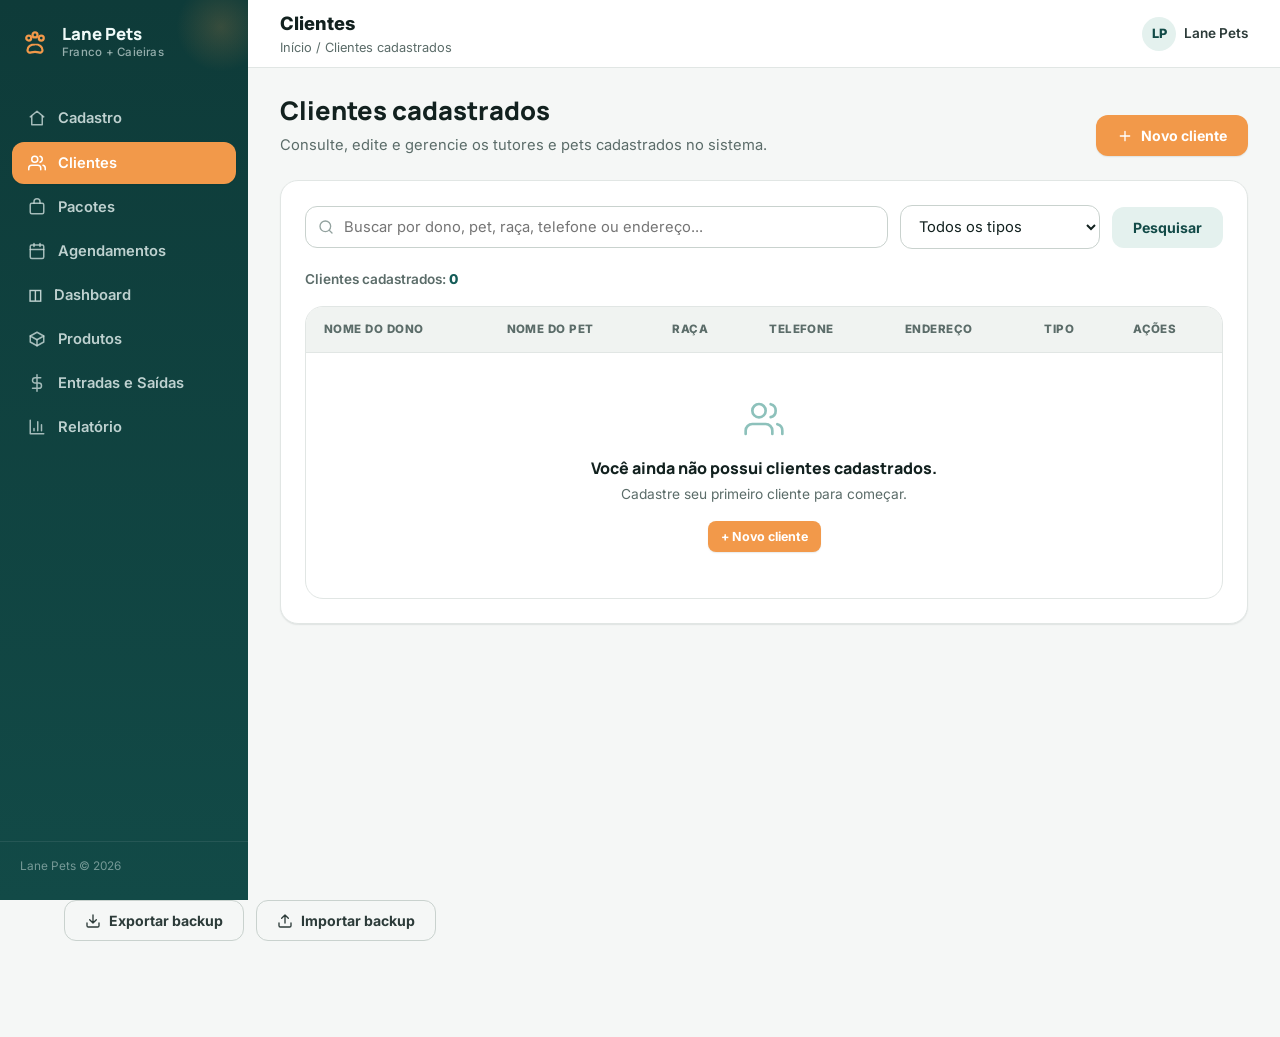
<file: clientes.html>
<!DOCTYPE html>
<html lang="pt-BR">
<head>
<meta charset="UTF-8">
<meta name="viewport" content="width=device-width, initial-scale=1.0">
<title>Clientes | Lane Pets Caieiras</title>
<link rel="stylesheet" href="design-system.css">
<style>
  #boxClientesCadastrados { font-size: .85rem; color: var(--ink-500); font-weight: 600; margin-bottom: var(--sp-4); }
  #boxClientesCadastrados #numClientes { color: var(--brand-700); font-weight: 800; }
  tr.pacote td:first-child { position: relative; }
  tr.pacote td:first-child::before { content: ""; position: absolute; left: 0; top: 8px; bottom: 8px; width: 3px; background: var(--accent-500); border-radius: 2px; }
</style>
  <script src="js/config.js"></script>
  <script src="js/api.js"></script>
</head>
<body>
<div class="app-shell">
  <aside class="sidebar">
    <div class="sidebar-brand">
      <svg width="30" height="30" viewBox="0 0 24 24" fill="none" stroke="#F2994A" stroke-width="1.8" stroke-linecap="round" stroke-linejoin="round">
        <circle cx="7" cy="8" r="2"/><circle cx="12" cy="5.5" r="2"/><circle cx="17" cy="8" r="2"/>
        <path d="M12 13c-3.3 0-6 2.1-6 4.7 0 1.6 1.5 2.3 3 1.8.9-.3 1.9-.5 3-.5s2.1.2 3 .5c1.5.5 3-.2 3-1.8 0-2.6-2.7-4.7-6-4.7Z"/>
      </svg>
      <div><div class="brand-name">Lane Pets</div><span class="brand-sub">Franco + Caieiras</span></div>
      <button class="sidebar-close hide-desktop" aria-label="Fechar menu">
        <svg width="20" height="20" viewBox="0 0 24 24" fill="none" stroke="currentColor" stroke-width="2" stroke-linecap="round"><path d="M18 6 6 18M6 6l12 12"/></svg>
      </button>
    </div>
    <nav class="sidebar-nav">
      <a class="nav-item" href="index.html">
        <svg width="18" height="18" viewBox="0 0 24 24" fill="none" stroke="currentColor" stroke-width="2" stroke-linecap="round" stroke-linejoin="round"><path d="M3 10.5 12 3l9 7.5"/><path d="M5 9.5V21h14V9.5"/></svg>
        Cadastro
      </a>
      <a class="nav-item active" href="clientes.html">
        <svg width="18" height="18" viewBox="0 0 24 24" fill="none" stroke="currentColor" stroke-width="2" stroke-linecap="round" stroke-linejoin="round"><path d="M17 21v-2a4 4 0 0 0-4-4H5a4 4 0 0 0-4 4v2"/><circle cx="9" cy="7" r="4"/><path d="M23 21v-2a4 4 0 0 0-3-3.87"/><path d="M16 3.13a4 4 0 0 1 0 7.75"/></svg>
        Clientes
      </a>
      <a class="nav-item" href="clientes_pacote.html">
        <svg width="18" height="18" viewBox="0 0 24 24" fill="none" stroke="currentColor" stroke-width="2" stroke-linecap="round" stroke-linejoin="round"><rect x="3" y="7" width="18" height="14" rx="2"/><path d="M8 7V5a4 4 0 0 1 8 0v2"/></svg>
        Pacotes
      </a>
      <a class="nav-item" href="agendamentos.html">
        <svg width="18" height="18" viewBox="0 0 24 24" fill="none" stroke="currentColor" stroke-width="2" stroke-linecap="round" stroke-linejoin="round"><rect x="3" y="4" width="18" height="18" rx="2"/><path d="M16 2v4M8 2v4M3 10h18"/></svg>
        Agendamentos
      </a><a class="nav-item" href="dashboard_financeiro.html">◫ <span>Dashboard</span></a>
      <a class="nav-item" href="Produtos.html">
        <svg width="18" height="18" viewBox="0 0 24 24" fill="none" stroke="currentColor" stroke-width="2" stroke-linecap="round" stroke-linejoin="round"><path d="m21 8-9-5-9 5 9 5 9-5Z"/><path d="M3 8v8l9 5 9-5V8"/><path d="M12 13v8"/></svg>
        Produtos
      </a>
      <a class="nav-item" href="entradas_e_saidas.html">
        <svg width="18" height="18" viewBox="0 0 24 24" fill="none" stroke="currentColor" stroke-width="2" stroke-linecap="round" stroke-linejoin="round"><path d="M12 1v22M17 5H9.5a3.5 3.5 0 0 0 0 7h5a3.5 3.5 0 0 1 0 7H6"/></svg>
        Entradas e Saídas
      </a>
      <a class="nav-item" href="relatorio.html">
        <svg width="18" height="18" viewBox="0 0 24 24" fill="none" stroke="currentColor" stroke-width="2" stroke-linecap="round" stroke-linejoin="round"><path d="M3 3v18h18"/><path d="M18 17V9M13 17V5M8 17v-3"/></svg>
        Relatório
      </a>
    </nav>
    <div class="sidebar-foot">Lane Pets © 2026</div>
  </aside>

  <div class="main-area">
    <header class="topbar">
      <div class="topbar-left">
        <button class="menu-toggle hide-desktop" aria-label="Abrir menu">
          <svg width="20" height="20" viewBox="0 0 24 24" fill="none" stroke="currentColor" stroke-width="2" stroke-linecap="round"><path d="M3 6h18M3 12h18M3 18h18"/></svg>
        </button>
        <div>
          <div class="topbar-title">Clientes</div>
          <div class="topbar-breadcrumb hide-mobile">Início / Clientes cadastrados</div>
        </div>
      </div>
      <div class="topbar-right"><div class="topbar-user"><div class="avatar">LP</div><span>Lane Pets</span></div></div>
    </header>

    <main class="page-content">
      <div class="page-header">
        <div>
          <h1>Clientes cadastrados</h1>
          <p>Consulte, edite e gerencie os tutores e pets cadastrados no sistema.</p>
        </div>
        <button class="btn btn-primary" onclick="window.location.href='index.html'">
          <svg width="16" height="16" viewBox="0 0 24 24" fill="none" stroke="currentColor" stroke-width="2" stroke-linecap="round" stroke-linejoin="round"><path d="M12 5v14M5 12h14"/></svg>
          Novo cliente
        </button>
      </div>

      <div class="card">
        <div class="toolbar">
          <div class="search-box">
            <svg width="16" height="16" viewBox="0 0 24 24" fill="none" stroke="currentColor" stroke-width="2" stroke-linecap="round" stroke-linejoin="round"><circle cx="11" cy="11" r="8"/><path d="m21 21-4.3-4.3"/></svg>
            <input type="text" id="filtro" class="input" placeholder="Buscar por dono, pet, raça, telefone ou endereço...">
          </div>
          <select id="filtroTipo" class="input">
            <option value="">Todos os tipos</option>
            <option value="Cão">Cão</option>
            <option value="Gato">Gato</option>
            <option value="Outro">Outro</option>
          </select>
          <button id="btnPesquisar" class="btn btn-secondary">Pesquisar</button>
        </div>

        <div id="boxClientesCadastrados">Clientes cadastrados: <span id="numClientes">0</span></div>

        <div class="table-wrap">
          <table id="tabelaClientes" class="data-table">
            <thead>
              <tr>
                <th>Nome do dono</th>
                <th>Nome do pet</th>
                <th>Raça</th>
                <th>Telefone</th>
                <th>Endereço</th>
                <th>Tipo</th>
                <th>Ações</th>
              </tr>
            </thead>
            <tbody></tbody>
          </table>
        </div>
      </div>
    </main>
  </div>
</div>

<div id="modalEditar" class="modal-overlay">
  <form id="formEditar" class="modal-box" autocomplete="off">
    <div class="modal-head">
      <h2>Editar cliente</h2>
      <button type="button" class="modal-close" onclick="fecharModal()" aria-label="Fechar">
        <svg width="20" height="20" viewBox="0 0 24 24" fill="none" stroke="currentColor" stroke-width="2" stroke-linecap="round"><path d="M18 6 6 18M6 6l12 12"/></svg>
      </button>
    </div>
    <input type="hidden" id="editIndex">
    <div class="field-row">
      <div class="field"><label for="editDono">Nome do dono</label><input type="text" id="editDono" required></div>
      <div class="field"><label for="editPet">Nome do pet</label><input type="text" id="editPet" required></div>
    </div>
    <div class="field"><label for="editPetExtra">Adicionar mais um pet <span class="hint">(opcional)</span></label><input type="text" id="editPetExtra" placeholder="Nome do novo pet"></div>
    <div class="field-row">
      <div class="field"><label for="editRaca">Raça</label><input type="text" id="editRaca"></div>
      <div class="field"><label for="editTelefone">Telefone</label><input type="tel" id="editTelefone" required></div>
    </div>
    <div class="field"><label for="editEndereco">Endereço</label><input type="text" id="editEndereco" required></div>
    <div class="field"><label for="editTipo">Tipo</label>
      <select id="editTipo" required>
        <option value="">Selecione o tipo</option>
        <option value="Cão">Cão</option>
        <option value="Gato">Gato</option>
        <option value="Outro">Outro</option>
      </select>
    </div>
    <label class="checkbox-row" for="editPacote"><input type="checkbox" id="editPacote"> Cliente pacote</label>
    <div class="modal-actions">
      <button type="button" class="btn btn-outline" onclick="fecharModal()">Cancelar</button>
      <button type="submit" class="btn btn-primary">Salvar</button>
    </div>
  </form>
</div>

<div class="page-content" style="padding-top:0;max-width:1320px;margin:0 auto;">
  <div class="backup-buttons-container" style="display:flex;gap:var(--sp-3);flex-wrap:wrap;margin:0 var(--sp-7) var(--sp-8);">
    <button class="btn btn-outline" onclick="exportarBackupCompleto()">
      <svg width="16" height="16" viewBox="0 0 24 24" fill="none" stroke="currentColor" stroke-width="2" stroke-linecap="round" stroke-linejoin="round"><path d="M21 15v4a2 2 0 0 1-2 2H5a2 2 0 0 1-2-2v-4"/><path d="M7 10l5 5 5-5M12 15V3"/></svg>
      Exportar backup
    </button>
    <input type="file" id="importarBackupInput" onchange="importarBackupCompleto(this)" style="display:none;">
    <button class="btn btn-outline" onclick="document.getElementById('importarBackupInput').click()">
      <svg width="16" height="16" viewBox="0 0 24 24" fill="none" stroke="currentColor" stroke-width="2" stroke-linecap="round" stroke-linejoin="round"><path d="M21 15v4a2 2 0 0 1-2 2H5a2 2 0 0 1-2-2v-4"/><path d="M17 8l-5-5-5 5M12 3v12"/></svg>
      Importar backup
    </button>
  </div>
</div>

<script src="ui-kit.js"></script>
<script>
    function abrirModalEditar() {
      const modal = document.getElementById("modalEditar");
      modal.classList.add("ativo");
    }
    window.fecharModal = function() {
      const modal = document.getElementById("modalEditar");
      modal.classList.remove("ativo");
    };

    function exibirNumeroClientes() {
      const pets = JSON.parse(localStorage.getItem("pets")) || [];
      document.getElementById("numClientes").textContent = pets.length;
    }

    function exportarBackupCompleto(filename = 'backup-petshop.json') {
      const dados = {};
      for (let i = 0; i < localStorage.length; i++) {
        const key = localStorage.key(i);
        dados[key] = localStorage.getItem(key);
      }
      const blob = new Blob([JSON.stringify(dados, null, 2)], {type: "application/json"});
      const url = URL.createObjectURL(blob);
      const a = document.createElement("a");
      a.href = url;
      a.download = filename;
      a.click();
      URL.revokeObjectURL(url);
      toast("Backup exportado com sucesso.", "success");
    }

    function importarBackupCompleto(input) {
      if (!input.files.length) return;
      const file = input.files[0];
      const reader = new FileReader();
      reader.onload = function(e) {
        try {
          const dados = JSON.parse(e.target.result);
          for (const key in dados) {
            localStorage.setItem(key, dados[key]);
          }
          toast("Backup importado com sucesso!", "success");
          setTimeout(() => location.reload(), 700);
        } catch (err) {
          toast("Arquivo inválido!", "error");
        }
      };
      reader.readAsText(file);
    }

    function carregarTabela() {
      const todosPets = JSON.parse(localStorage.getItem("pets")) || [];
      const filtroInput = document.getElementById("filtro");
      const filtroTipo = document.getElementById("filtroTipo") ? document.getElementById("filtroTipo").value : "";
      const filtro = filtroInput ? filtroInput.value.toLowerCase().trim() : "";

      let petsFiltrados = todosPets
        .map((p, i) => ({ ...p, realIndex: i }))
        .filter(p =>
          (p.dono.toLowerCase().includes(filtro) ||
          p.pet.toLowerCase().includes(filtro) ||
          (p.raca || "").toLowerCase().includes(filtro) ||
          p.telefone.toLowerCase().includes(filtro) ||
          (p.endereco || "").toLowerCase().includes(filtro)) &&
          (filtroTipo === "" || (p.tipo || "").toLowerCase() === filtroTipo.toLowerCase())
        );

      petsFiltrados.sort((a, b) => {
        const donoA = (a.dono || "").toLowerCase();
        const donoB = (b.dono || "").toLowerCase();
        if (donoA < donoB) return -1;
        if (donoA > donoB) return 1;
        const petA = (a.pet || "").toLowerCase();
        const petB = (b.pet || "").toLowerCase();
        if (petA < petB) return -1;
        if (petA > petB) return 1;
        return 0;
      });

      const tbody = document.querySelector("#tabelaClientes tbody");
      tbody.innerHTML = "";

      if (petsFiltrados.length === 0) {
        const row = document.createElement("tr");
        const cell = document.createElement("td");
        cell.colSpan = 7;
        const semNenhum = todosPets.length === 0;
        cell.innerHTML = `
          <div class="empty-state" style="padding:var(--sp-7) var(--sp-4);">
            <svg width="40" height="40" viewBox="0 0 24 24" fill="none" stroke="currentColor" stroke-width="1.6" stroke-linecap="round" stroke-linejoin="round"><path d="M17 21v-2a4 4 0 0 0-4-4H5a4 4 0 0 0-4 4v2"/><circle cx="9" cy="7" r="4"/><path d="M23 21v-2a4 4 0 0 0-3-3.87"/><path d="M16 3.13a4 4 0 0 1 0 7.75"/></svg>
            <h3>${semNenhum ? "Você ainda não possui clientes cadastrados." : "Nenhum cliente encontrado."}</h3>
            <p>${semNenhum ? "Cadastre seu primeiro cliente para começar." : "Tente ajustar os filtros de busca."}</p>
            ${semNenhum ? '<button class="btn btn-primary btn-sm" onclick="window.location.href=\'index.html\'">+ Novo cliente</button>' : ''}
          </div>`;
        row.appendChild(cell);
        tbody.appendChild(row);
        exibirNumeroClientes();
        return;
      }

      petsFiltrados.forEach((p) => {
        const row = document.createElement("tr");
        if (p.pacote && p.pacote.ativo) row.classList.add("pacote");
        const badgeTipo = p.tipo ? `<span class="badge badge-info">${p.tipo}</span>` : "-";
        row.innerHTML = `
          <td>${p.dono}</td>
          <td>${p.pet}</td>
          <td>${p.raca || "-"}</td>
          <td>${p.telefone}</td>
          <td>${p.endereco || "-"}</td>
          <td>${badgeTipo}</td>
          <td>
            <div class="row-actions">
                <button class="btn btn-outline btn-sm" onclick="editarCliente(${p.realIndex})">Editar</button>
                <button class="btn btn-danger btn-sm" onclick="excluirCliente(${p.realIndex})">Excluir</button>
            </div>
          </td>
        `;
        tbody.appendChild(row);
      });
      exibirNumeroClientes();
    }

    window.excluirCliente = async function(index) {
      const ok = await confirmarAcao({ titulo: "Excluir cliente?", texto: "Esta ação não poderá ser desfeita.", textoBotao: "Excluir" });
      if (ok) {
        const pets = JSON.parse(localStorage.getItem("pets")) || [];
        pets.splice(index, 1);
        localStorage.setItem("pets", JSON.stringify(pets));
        carregarTabela();
        toast("Cliente excluído.", "success");
      }
    };

    window.editarCliente = function(index) {
      const pets = JSON.parse(localStorage.getItem("pets")) || [];
      const pet = pets[index];

      document.getElementById("editIndex").value = index;
      document.getElementById("editDono").value = pet.dono;
      document.getElementById("editPet").value = pet.pet;
      document.getElementById("editPetExtra").value = pet.petExtra || "";
      document.getElementById("editRaca").value = pet.raca || "";
      document.getElementById("editTelefone").value = pet.telefone;
      document.getElementById("editEndereco").value = pet.endereco || "";
      document.getElementById("editTipo").value = pet.tipo || "";
      document.getElementById("editPacote").checked = !!(pet.pacote && pet.pacote.ativo);

      abrirModalEditar();
    };

    document.getElementById("formEditar").onsubmit = function(e) {
      e.preventDefault();

      const index = document.getElementById("editIndex").value;
      const pets = JSON.parse(localStorage.getItem("pets")) || [];

      let pacoteData = pets[index].pacote || {};
      pacoteData.ativo = document.getElementById("editPacote").checked;

      pets[index] = {
        dono: document.getElementById("editDono").value,
        pet: document.getElementById("editPet").value,
        tipo: document.getElementById("editTipo").value,
        raca: document.getElementById("editRaca").value || undefined,
        telefone: document.getElementById("editTelefone").value,
        endereco: document.getElementById("editEndereco").value || undefined,
        pacote: pacoteData.ativo ? pacoteData : undefined
      };

      const novoPet = document.getElementById("editPetExtra").value.trim();
      if (novoPet) {
        pets.push({
          dono: document.getElementById("editDono").value,
          pet: novoPet,
          tipo: document.getElementById("editTipo").value,
          raca: "",
          telefone: document.getElementById("editTelefone").value,
          endereco: document.getElementById("editEndereco").value || undefined
        });
      }

      localStorage.setItem("pets", JSON.stringify(pets));
      fecharModal();
      carregarTabela();
      toast("Cliente atualizado com sucesso.", "success");
    };

    document.getElementById("btnPesquisar").addEventListener("click", carregarTabela);

    document.getElementById("filtro").addEventListener("keydown", function(e) {
      if (e.key === "Enter") {
        e.preventDefault();
        carregarTabela();
      }
    });
    document.getElementById("filtroTipo").addEventListener("change", carregarTabela);

    window.onload = function() {
      carregarTabela();
      exibirNumeroClientes();
    };

    document.getElementById("modalEditar").addEventListener("mousedown", function(e) {
      if (e.target === this) fecharModal();
    });
</script>
</body>
</html>
</file>
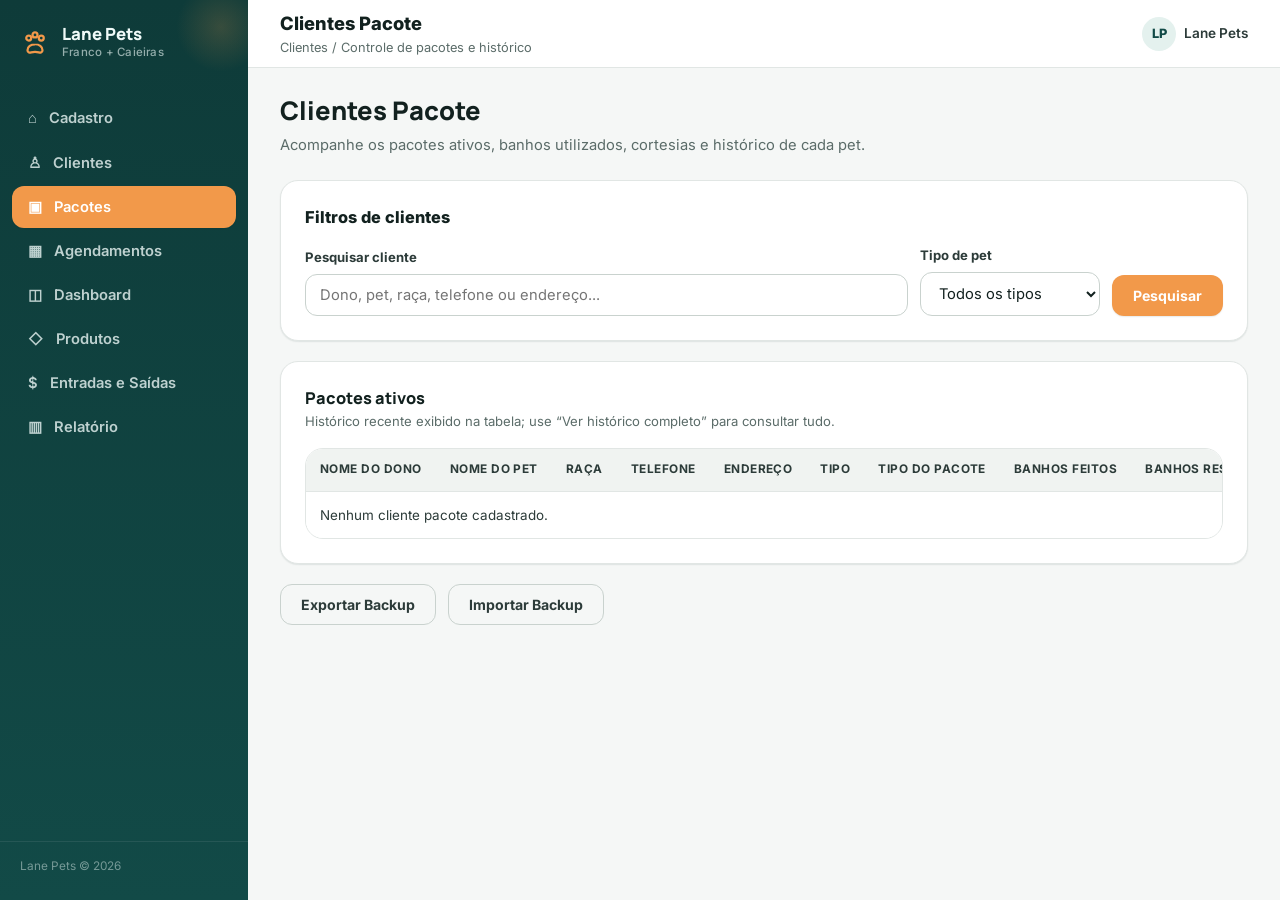
<file: clientes_pacote.html>
<!DOCTYPE html>
<html lang="pt-BR">
<head>
  <meta charset="UTF-8">
  <meta name="viewport" content="width=device-width, initial-scale=1.0">
  <title>Clientes Pacote - Lane Pets</title>
  <link rel="stylesheet" href="design-system.css">
  <style>
    .pacote-toolbar { display:grid; grid-template-columns:minmax(260px,1fr) 180px auto; gap:var(--sp-3); align-items:end; }
    .pacote-toolbar .field { margin-bottom:0; }
    .table-wrap { overflow:auto; border:1px solid var(--border); border-radius:var(--r-lg); background:var(--surface); }
    #tabelaPacote { width:100%; min-width:1450px; border-collapse:separate; border-spacing:0; }
    #tabelaPacote th { position:sticky; top:0; z-index:2; background:var(--surface-muted); color:var(--ink-700); font-size:.74rem; text-transform:uppercase; letter-spacing:.04em; padding:12px 14px; border-bottom:1px solid var(--border); text-align:left; white-space:nowrap; }
    #tabelaPacote td { padding:13px 14px; border-bottom:1px solid var(--border); vertical-align:top; font-size:.84rem; color:var(--ink-700); }
    #tabelaPacote tbody tr:last-child td { border-bottom:0; }
    #tabelaPacote tbody tr:hover { background:var(--surface-muted); }
    #tabelaPacote tbody tr.pacote { background:var(--surface); }
    .historico-banho { min-width:230px; max-width:300px; }
    .historico-banho .data-banho { padding:5px 0; border-bottom:1px dashed var(--border); }
    .historico-banho .data-banho:last-child { border-bottom:0; }
    .cortesia { padding:5px 8px; margin-bottom:5px; border-radius:var(--r-sm); background:var(--accent-100); color:var(--ink-700); }
    .btn-ver-mais { width:100%; margin-top:7px; }
    .backup-buttons-container { display:flex; gap:var(--sp-3); flex-wrap:wrap; margin-top:var(--sp-5); }
    .modal-overlay { display:none; position:fixed; inset:0; background:rgba(18,33,31,.58); z-index:1000; align-items:center; justify-content:center; padding:20px; backdrop-filter:blur(2px); }
    .modal-overlay.ativo { display:flex; }
    .modal-box { width:min(720px,100%); max-height:90vh; overflow:auto; background:var(--surface); border:1px solid var(--border); border-radius:var(--r-lg); box-shadow:var(--shadow-lg); padding:var(--sp-6); }
    .modal-box.wide { width:min(900px,100%); }
    .modal-head { display:flex; align-items:flex-start; justify-content:space-between; gap:var(--sp-4); margin-bottom:var(--sp-5); }
    .modal-head h2 { font-size:1.2rem; }
    .modal-head p { margin:4px 0 0; color:var(--ink-500); font-size:.82rem; }
    .modal-actions { display:flex; justify-content:flex-end; gap:var(--sp-3); margin-top:var(--sp-5); flex-wrap:wrap; }
    .history-row { display:grid; grid-template-columns:1fr auto; gap:var(--sp-2); align-items:center; margin-bottom:8px; }
    .history-month { padding:12px; border:1px solid var(--border); border-radius:var(--r-md); margin-bottom:var(--sp-3); background:var(--surface-muted); }
    .history-month h3 { font-size:.9rem; margin-bottom:8px; }
    .empty-cell { text-align:center; padding:36px!important; color:var(--ink-500); }
    @media(max-width:900px){ .pacote-toolbar{grid-template-columns:1fr;} .page-content{padding:var(--sp-5) var(--sp-4) var(--sp-8);} }
  </style>
  <script src="js/config.js"></script>
  <script src="js/api.js"></script>
</head>
<body>
<div class="app-shell">
  <aside class="sidebar">
    <div class="sidebar-brand">
      <svg width="30" height="30" viewBox="0 0 24 24" fill="none" stroke="#F2994A" stroke-width="1.8" stroke-linecap="round" stroke-linejoin="round" aria-hidden="true"><circle cx="7" cy="8" r="2"/><circle cx="12" cy="5.5" r="2"/><circle cx="17" cy="8" r="2"/><path d="M12 13c-3.3 0-6 2.1-6 4.7 0 1.6 1.5 2.3 3 1.8.9-.3 1.9-.5 3-.5s2.1.2 3 .5c1.5.5 3-.2 3-1.8 0-2.6-2.7-4.7-6-4.7Z"/></svg>
      <div><div class="brand-name">Lane Pets</div><span class="brand-sub">Franco + Caieiras</span></div>
      <button class="sidebar-close hide-desktop" aria-label="Fechar menu"><svg width="20" height="20" viewBox="0 0 24 24" fill="none" stroke="currentColor" stroke-width="2"><path d="M18 6 6 18M6 6l12 12"/></svg></button>
    </div>
    <nav class="sidebar-nav" aria-label="Navegação principal">
      <a class="nav-item" href="index.html">⌂ <span>Cadastro</span></a>
      <a class="nav-item" href="clientes.html">♙ <span>Clientes</span></a>
      <a class="nav-item active" href="clientes_pacote.html" aria-current="page">▣ <span>Pacotes</span></a>
      <a class="nav-item" href="agendamentos.html">▦ <span>Agendamentos</span></a><a class="nav-item" href="dashboard_financeiro.html">◫ <span>Dashboard</span></a>
      <a class="nav-item" href="Produtos.html">◇ <span>Produtos</span></a>
      <a class="nav-item" href="entradas_e_saidas.html">$ <span>Entradas e Saídas</span></a>
      <a class="nav-item" href="relatorio.html">▥ <span>Relatório</span></a>
    </nav>
    <div class="sidebar-foot">Lane Pets © 2026</div>
  </aside>
  <div class="main-area">
    <header class="topbar">
      <div class="topbar-left"><button class="menu-toggle hide-desktop" aria-label="Abrir menu">☰</button><div><div class="topbar-title">Clientes Pacote</div><div class="topbar-breadcrumb hide-mobile">Clientes / Controle de pacotes e histórico</div></div></div>
      <div class="topbar-right"><div class="topbar-user"><div class="avatar">LP</div><span>Lane Pets</span></div></div>
    </header>
    <main class="page-content">
      <div class="page-header">
        <div><h1>Clientes Pacote</h1><p>Acompanhe os pacotes ativos, banhos utilizados, cortesias e histórico de cada pet.</p></div>
      </div>
      <section class="card" style="margin-bottom:var(--sp-5);">
        <div class="section-title">Filtros de clientes</div>
        <div class="pacote-toolbar">
          <div class="field"><label for="filtro">Pesquisar cliente</label><input class="input" type="text" id="filtro" placeholder="Dono, pet, raça, telefone ou endereço..."></div>
          <div class="field"><label for="filtroTipo">Tipo de pet</label><select class="input" id="filtroTipo"><option value="">Todos os tipos</option><option value="Cão">Cão</option><option value="Gato">Gato</option><option value="Outro">Outro</option></select></div>
          <button id="btnPesquisar" class="btn btn-primary" type="button">Pesquisar</button>
        </div>
      </section>
      <section class="card">
        <div class="page-header" style="margin-bottom:var(--sp-4);align-items:center;"><div><h2 class="section-title" style="margin-bottom:2px;">Pacotes ativos</h2><p style="margin:0;color:var(--ink-500);font-size:.82rem;">Histórico recente exibido na tabela; use “Ver histórico completo” para consultar tudo.</p></div></div>
        <div class="table-wrap">
          <table id="tabelaPacote">
            <thead><tr><th>Nome do Dono</th><th>Nome do Pet</th><th>Raça</th><th>Telefone</th><th>Endereço</th><th>Tipo</th><th>Tipo do Pacote</th><th>Banhos Feitos</th><th>Banhos Restantes</th><th>Histórico de Banhos</th><th>Ações</th><th>Cortesias</th><th>Pacote Renovado em</th></tr></thead>
            <tbody></tbody>
          </table>
        </div>
      </section>
      <div class="backup-buttons-container"><button class="btn btn-outline" onclick="exportarBackupCompleto()">Exportar Backup</button><input type="file" id="importarBackupInput" onchange="importarBackupCompleto(this)" style="display:none;"><button class="btn btn-outline" onclick="document.getElementById('importarBackupInput').click()">Importar Backup</button></div>
    </main>
  </div>
</div>

<div id="modalPacote" class="modal-overlay">
  <form id="formPacote" class="modal-box" autocomplete="off">
    <div class="modal-head"><div><h2>Editar pacote</h2><p>Atualize os dados sem perder o histórico já registrado.</p></div><button type="button" class="btn btn-outline" onclick="fecharModalPacote()">Fechar</button></div>
    <input type="hidden" id="pacoteIndex">
    <div class="field"><label for="pacoteTipo">Tipo do pacote</label><select class="input" id="pacoteTipo" required><option value="">Selecione</option><option value="Mensal">Mensal</option><option value="Mensal Cronogramatico">Mensal cronogramatico</option><option value="Quinzenal">Quinzenal</option><option value="Semanal">Semanal</option><option value="Outro">Outro</option></select></div>
    <div class="field-row"><div class="field"><label for="pacoteTotal">Total de banhos</label><input class="input" type="number" id="pacoteTotal" min="1" required></div><div class="field"><label for="pacoteFeitos">Banhos feitos</label><input class="input" type="number" id="pacoteFeitos" min="0" required></div></div>
    <div class="field"><label for="pacoteRenovadoEm">Pacote renovado em</label><input class="input" type="date" id="pacoteRenovadoEm"></div>
    <fieldset class="form-section"><legend>Cortesias</legend><div class="grid grid-3">
      <label class="checkbox-row"><input type="checkbox" id="cortesiaHidratacao" onchange="document.getElementById('dataCortesiaHidratacao').disabled = !this.checked"><span>Hidratação</span><input class="input" type="datetime-local" id="dataCortesiaHidratacao" disabled></label>
      <label class="checkbox-row"><input type="checkbox" id="cortesiaTosa" onchange="document.getElementById('dataCortesiaTosa').disabled = !this.checked"><span>Tosa Higiênica</span><input class="input" type="datetime-local" id="dataCortesiaTosa" disabled></label>
      <label class="checkbox-row"><input type="checkbox" id="cortesiaSubpelos" onchange="document.getElementById('dataCortesiaSubpelos').disabled = !this.checked"><span>Remoção de Subpelos</span><input class="input" type="datetime-local" id="dataCortesiaSubpelos" disabled></label>
    </div></fieldset>
    <div class="modal-actions"><button type="button" class="btn btn-outline" onclick="fecharModalPacote()">Cancelar</button><button type="submit" class="btn btn-primary">Salvar alterações</button></div>
  </form>
</div>

<div id="modalHistoricoCompleto" class="modal-overlay"><div class="modal-box wide historico-completo-content"><div class="modal-head"><div><h2>Histórico completo de banhos</h2><p>Todos os registros do pacote selecionado.</p></div><button type="button" class="btn btn-outline" onclick="fecharHistoricoCompleto()">Fechar</button></div><div id="historicoCompletoConteudo"></div></div></div>

<div id="modalHistorico" class="modal-overlay"><form id="formHistorico" class="modal-box"><div class="modal-head"><div><h2>Editar histórico de banhos</h2><p>Altere, remova ou adicione datas ao histórico.</p></div><button type="button" class="btn btn-outline" onclick="fecharModalHistorico()">Fechar</button></div><input type="hidden" id="historicoPetIndex"><div id="historicoLista"></div><div class="field"><label for="novaDataHistorico">Adicionar nova data</label><input class="input" type="datetime-local" id="novaDataHistorico"><button type="button" class="btn btn-outline" style="margin-top:8px;align-self:flex-start;" onclick="adicionarDataHistorico()">Adicionar data</button></div><div class="modal-actions"><button type="button" class="btn btn-outline" onclick="fecharModalHistorico()">Cancelar</button><button type="submit" class="btn btn-primary">Salvar histórico</button></div></form></div>

  <script src="ui-kit.js"></script>
  <script>
    // Função para carregar e exibir os clientes pacote
      // Função para formatar data no formato DD/MM/YYYY HH:mm
      function formatarData(dataStr) {
        const data = new Date(dataStr);
        const dia = String(data.getDate()).padStart(2, '0');
        const mes = String(data.getMonth() + 1).padStart(2, '0');
        const ano = data.getFullYear();
        const hora = String(data.getHours()).padStart(2, '0');
        const min = String(data.getMinutes()).padStart(2, '0');
        return `${dia}/${mes}/${ano} ${hora}:${min}`;
      }

      // Função para contar banhos por mês
      function contarBanhosPorMes(historico) {
        const contagem = {};
        historico.forEach(dataStr => {
          const data = new Date(dataStr);
          const mesAno = `${data.getMonth() + 1}/${data.getFullYear()}`;
          contagem[mesAno] = (contagem[mesAno] || 0) + 1;
        });
        return contagem;
      }

      function calcularStatusPacote(pet) {
        const pacote = pet && pet.pacote;
        if (!pacote || !pacote.ativo) return { feitos: 0, restantes: 0, total: 0 };

        const tipo = (pacote.tipo || "").toLowerCase();
        const total = tipo.includes("quinzenal") ? 2 : (tipo.includes("mensal") ? 4 : Number(pacote.total || 0));
        const dataInicio = pacote.renovadoEm ? new Date(pacote.renovadoEm + "T00:00:00") : null;
        const historico = Array.isArray(pacote.historico) ? pacote.historico : [];
        const feitos = historico.filter(item => {
          if (!item) return false;
          const data = new Date(item);
          if (Number.isNaN(data.getTime())) return false;
          if (dataInicio && data < dataInicio) return false;
          return true;
        }).length;

        return {
          feitos,
          restantes: Math.max(0, total - feitos),
          total
        };
      }

      // backup genérico
      function exportarBackupCompleto(filename = 'backup-petshop.json') {
        const dados = {};
        for (let i = 0; i < localStorage.length; i++) {
          const key = localStorage.key(i);
          dados[key] = localStorage.getItem(key);
        }
        const blob = new Blob([JSON.stringify(dados, null, 2)], {type: "application/json"});
        const url = URL.createObjectURL(blob);
        const a = document.createElement("a");
        a.href = url;
        a.download = filename;
        a.click();
        URL.revokeObjectURL(url);
      }

      function importarBackupCompleto(input) {
        if (!input.files.length) return;
        const file = input.files[0];
        const reader = new FileReader();
        reader.onload = function(e) {
          try {
            const dados = JSON.parse(e.target.result);
            for (const key in dados) {
              localStorage.setItem(key, dados[key]);
            }
            toast("Backup importado com sucesso!", "success");
            location.reload();
          } catch (err) {
            toast("Arquivo inválido!", "error");
          }
        };
        reader.readAsText(file);
      }

      function carregarPacotes() {
        const todosPets = JSON.parse(localStorage.getItem("pets")) || [];
        const filtroInput = document.getElementById("filtro");
        const filtroTipo = document.getElementById("filtroTipo") ? document.getElementById("filtroTipo").value : "";
        const filtro = filtroInput ? filtroInput.value.toLowerCase().trim() : "";

        // Filtra apenas clientes pacote ativos
      let pacotes = todosPets
        .map((p, i) => ({ ...p, realIndex: i }))
        .filter(p => p.pacote && p.pacote.ativo)
        .filter(p =>
          (p.dono.toLowerCase().includes(filtro) ||
          p.pet.toLowerCase().includes(filtro) ||
          (p.raca || "").toLowerCase().includes(filtro) ||
          (p.telefone || "").toLowerCase().includes(filtro) ||
          (p.endereco || "").toLowerCase().includes(filtro)) &&
          (filtroTipo === "" || (p.tipo || "").toLowerCase() === filtroTipo.toLowerCase())
        );

      // Ordena alfabeticamente por nome do dono e pet
      pacotes.sort((a, b) => {
        const donoA = (a.dono || "").toLowerCase();
        const donoB = (b.dono || "").toLowerCase();
        if (donoA < donoB) return -1;
        if (donoA > donoB) return 1;
        const petA = (a.pet || "").toLowerCase();
        const petB = (b.pet || "").toLowerCase();
        if (petA < petB) return -1;
        if (petA > petB) return 1;
        return 0;
      });

      const tbody = document.querySelector("#tabelaPacote tbody");
      tbody.innerHTML = "";

      if (pacotes.length === 0) {
        const row = document.createElement("tr");
        const cell = document.createElement("td");
        cell.colSpan = 12;
        cell.textContent = "Nenhum cliente pacote cadastrado.";
        row.appendChild(cell);
        tbody.appendChild(row);
        return;
      }

      pacotes.forEach((p) => {
        const row = document.createElement("tr");
        row.className = "pacote";
        const tipoPacote = p.pacote?.tipo || "-";
        const statusPacote = calcularStatusPacote(p);
        const total = statusPacote.total;
        const feitos = statusPacote.feitos;
        const restantes = statusPacote.restantes;
        
        // Ordena o histórico por data (mais recente primeiro)
        const historicoOrdenado = (p.pacote?.historico || []).sort((a, b) => new Date(b) - new Date(a));
        
        // Separa os últimos 4 banhos do histórico completo
        const ultimosBanhos = historicoOrdenado.slice(0, 4);
        const temMaisHistorico = historicoOrdenado.length > 4;
        
        // Monta o HTML dos últimos banhos
        const historico = ultimosBanhos
          .map(d => `<div class="data-banho">${formatarData(d)}</div>`)
          .join('') +
          (temMaisHistorico ? 
            `<div class="ver-mais">
               <button type="button" onclick="event.stopPropagation(); verHistoricoCompleto(${p.realIndex});" class="btn-ver-mais">
                 Ver histórico completo (${historicoOrdenado.length - 4} banhos anteriores)
               </button>
             </div>` : '');
        
        const cortesias = (p.pacote?.cortesias || [])
          .sort((a, b) => new Date(b.data) - new Date(a.data)) // Ordena cortesias por data
          .map(c => `<div class="cortesia"><strong>${c.tipo}:</strong> ${formatarData(c.data)}</div>`)
          .join('');
        const renovadoEm = p.pacote?.renovadoEm
          ? p.pacote.renovadoEm.split('-').reverse().join('/')
          : "-";
        row.innerHTML = `
          <td>${p.dono}</td>
          <td>${p.pet}</td>
          <td>${p.raca || "-"}</td>
          <td>${p.telefone}</td>
          <td>${p.endereco || "-"}</td>
          <td>${p.tipo || "-"}</td>
          <td>${tipoPacote}</td>
          <td>${feitos}</td>
          <td>${restantes}</td>
          <td class="historico-banho" onclick="event.stopPropagation();">${historico || "-"}</td>
          <td>
            <button onclick="abrirModalPacote(${p.realIndex})">Editar Pacote</button>
          </td>
          <td class="historico-banho">${cortesias || "-"}</td>
          <td>${renovadoEm}</td>
        `;
        tbody.appendChild(row);
      });
    }

    function abrirModalPacote(index) {
      const pets = JSON.parse(localStorage.getItem("pets")) || [];
      const p = pets[index];
      document.getElementById("pacoteIndex").value = index;
      document.getElementById("pacoteTipo").value = p.pacote?.tipo || "";
      document.getElementById("pacoteTotal").value = p.pacote?.total || 0;
      document.getElementById("pacoteFeitos").value = p.pacote?.feitos || 0;
      // No abrirModalPacote, preencha o campo de renovação
      document.getElementById("pacoteRenovadoEm").value = p.pacote?.renovadoEm ? p.pacote.renovadoEm.slice(0,10) : "";

      // Preenche cortesias
      const cortesias = p.pacote?.cortesias || [];
      const hidra = cortesias.find(c => c.tipo === "Hidratação");
      const tosa = cortesias.find(c => c.tipo === "Tosa Higiênica");
      const subpelos = cortesias.find(c => c.tipo === "Remoção de Subpelos");

      document.getElementById("cortesiaHidratacao").checked = !!hidra;
      document.getElementById("dataCortesiaHidratacao").disabled = !hidra;
      document.getElementById("dataCortesiaHidratacao").value = hidra ? hidra.data : "";

      document.getElementById("cortesiaTosa").checked = !!tosa;
      document.getElementById("dataCortesiaTosa").disabled = !tosa;
      document.getElementById("dataCortesiaTosa").value = tosa ? tosa.data : "";

      document.getElementById("cortesiaSubpelos").checked = !!subpelos;
      document.getElementById("dataCortesiaSubpelos").disabled = !subpelos;
      document.getElementById("dataCortesiaSubpelos").value = subpelos ? subpelos.data : "";

      document.getElementById("modalPacote").classList.add("ativo");
    }

    function fecharModalPacote() {
      document.getElementById("modalPacote").classList.remove("ativo");
    }

    // Fecha o modal ao clicar fora do formulário
    document.getElementById("modalPacote").addEventListener("mousedown", function(e) {
      if (e.target === this) fecharModalPacote();
    });

    document.getElementById("formPacote").onsubmit = function(e) {
      e.preventDefault();
      const index = document.getElementById("pacoteIndex").value;
      const tipo = document.getElementById("pacoteTipo").value;
      const total = parseInt(document.getElementById("pacoteTotal").value);
      const feitos = parseInt(document.getElementById("pacoteFeitos").value);
      // Salve a data de renovação
      const renovadoEm = document.getElementById("pacoteRenovadoEm").value;

      if (!tipo || isNaN(total) || total < 1 || isNaN(feitos) || feitos < 0 || feitos > total) {
        toast("Preencha corretamente os campos do pacote.", "error");
        return;
      }

      // Coleta cortesias
      const cortesias = [];
      if (document.getElementById("cortesiaHidratacao").checked) {
        const data = document.getElementById("dataCortesiaHidratacao").value;
        if (!data) { toast("Informe a data da cortesia Hidratação.", "error"); return; }
        cortesias.push({ tipo: "Hidratação", data });
      }
      if (document.getElementById("cortesiaTosa").checked) {
        const data = document.getElementById("dataCortesiaTosa").value;
        if (!data) { toast("Informe a data da cortesia Tosa Higiênica.", "error"); return; }
        cortesias.push({ tipo: "Tosa Higiênica", data });
      }
      if (document.getElementById("cortesiaSubpelos").checked) {
        const data = document.getElementById("dataCortesiaSubpelos").value;
        if (!data) { toast("Informe a data da cortesia Remoção de Subpelos.", "error"); return; }
        cortesias.push({ tipo: "Remoção de Subpelos", data });
      }

      const pets = JSON.parse(localStorage.getItem("pets")) || [];
      // Mantém o histórico e o campo ativo se já existirem
      let historico = [];
      let ativo = true;
      if (pets[index].pacote) {
        historico = Array.isArray(pets[index].pacote.historico) ? pets[index].pacote.historico : [];
        ativo = pets[index].pacote.ativo !== undefined ? pets[index].pacote.ativo : true;
      }
      pets[index].pacote = { ativo, tipo, total, feitos, historico, cortesias, renovadoEm };
      localStorage.setItem("pets", JSON.stringify(pets));
      fecharModalPacote();
      carregarPacotes();
    };

    document.getElementById("btnPesquisar").addEventListener("click", carregarPacotes);
    document.getElementById("filtro").addEventListener("keydown", function(e) {
      if (e.key === "Enter") {
        e.preventDefault();
        carregarPacotes();
      }
    });

    // Função para atualizar o histórico de banhos ao agendar
    function atualizarHistoricoBanho(petNome, donoNome, dataHora) {
      const pets = JSON.parse(localStorage.getItem("pets")) || [];
      const idx = pets.findIndex(p =>
        p.pet.toLowerCase() === petNome.toLowerCase() &&
        p.dono.toLowerCase() === donoNome.toLowerCase() &&
        p.pacote && p.pacote.ativo
      );
      if (idx !== -1) {
        if (!Array.isArray(pets[idx].pacote.historico)) pets[idx].pacote.historico = [];
        pets[idx].pacote.historico.push(dataHora);
        // Atualiza feitos se ainda não atingiu o total
        if (typeof pets[idx].pacote.feitos === "number" && pets[idx].pacote.feitos < pets[idx].pacote.total) {
          pets[idx].pacote.feitos += 1;
        }
        localStorage.setItem("pets", JSON.stringify(pets));
      }
    }

    // Integração automática: escuta agendamentos e atualiza histórico
    function integrarHistoricoBanhos() {
      const agendamentos = JSON.parse(localStorage.getItem("agendamentos") || "[]");
      const pets = JSON.parse(localStorage.getItem("pets") || "[]");
      // Limpa histórico de todos os pets pacote
      pets.forEach(p => {
        if (p.pacote && p.pacote.ativo) {
          p.pacote.historico = [];
          p.pacote.feitos = 0;
        }
      });
      // Para cada agendamento, se for cliente pacote, adiciona ao histórico
      agendamentos.forEach(a => {
        const idx = pets.findIndex(p =>
          p.pet.toLowerCase() === a.pet.toLowerCase() &&
          p.dono.toLowerCase() === a.dono.toLowerCase() &&
          p.pacote && p.pacote.ativo
        );
        if (idx !== -1) {
          if (!Array.isArray(pets[idx].pacote.historico)) pets[idx].pacote.historico = [];
          // Evita duplicidade
          if (!pets[idx].pacote.historico.includes(a.dataHora)) {
            pets[idx].pacote.historico.push(a.dataHora);
            pets[idx].pacote.feitos += 1;
          }
        }
      });
      localStorage.setItem("pets", JSON.stringify(pets));
    }

    // Ao carregar a página, integra histórico e mostra a tabela
    window.onload = function() {
      carregarPacotes();
    }

    // Função para abrir o modal de edição do histórico
    function abrirModalHistorico(index) {
      const pets = JSON.parse(localStorage.getItem("pets")) || [];
      const p = pets[index];
      document.getElementById("historicoPetIndex").value = index;
      atualizarListaHistorico(p.pacote?.historico || []);
      document.getElementById("modalHistorico").style.display = "flex";
    }

    // Atualiza a lista de datas no modal
    function atualizarListaHistorico(lista) {
      const div = document.getElementById("historicoLista");
      if (!lista || lista.length === 0) {
        div.innerHTML = "<div style='color:#888'>Nenhuma data registrada.</div>";
        return;
      }
      div.innerHTML = lista.map((data, i) =>
        `<div style="margin-bottom:6px;">
          <input type="datetime-local" value="${data.slice(0,16)}" data-index="${i}" onchange="editarDataHistorico(this)">
          <button type="button" onclick="removerDataHistorico(${i})" style="background:#DC143C;color:#fff;padding:2px 8px;margin-left:5px;">Remover</button>
        </div>`
      ).join('');
    }

    // Edita uma data existente
    function editarDataHistorico(input) {
      const idx = parseInt(input.getAttribute("data-index"));
      const pets = JSON.parse(localStorage.getItem("pets")) || [];
      const petIdx = parseInt(document.getElementById("historicoPetIndex").value);
      if (!pets[petIdx].pacote.historico) pets[petIdx].pacote.historico = [];
      pets[petIdx].pacote.historico[idx] = input.value;
      localStorage.setItem("pets", JSON.stringify(pets));
      atualizarListaHistorico(pets[petIdx].pacote.historico);
    }

    // Remove uma data do histórico
    function removerDataHistorico(idx) {
      const pets = JSON.parse(localStorage.getItem("pets")) || [];
      const petIdx = parseInt(document.getElementById("historicoPetIndex").value);
      if (!pets[petIdx].pacote.historico) pets[petIdx].pacote.historico = [];
      pets[petIdx].pacote.historico.splice(idx, 1);
      localStorage.setItem("pets", JSON.stringify(pets));
      atualizarListaHistorico(pets[petIdx].pacote.historico);
    }

    // Adiciona uma nova data ao histórico
    function adicionarDataHistorico() {
      const novaData = document.getElementById("novaDataHistorico").value;
      if (!novaData) {
        toast("Informe uma data e hora.", "error");
        return;
      }
      const pets = JSON.parse(localStorage.getItem("pets")) || [];
      const petIdx = parseInt(document.getElementById("historicoPetIndex").value);
      if (!pets[petIdx].pacote.historico) pets[petIdx].pacote.historico = [];
      pets[petIdx].pacote.historico.push(novaData);
      localStorage.setItem("pets", JSON.stringify(pets));
      atualizarListaHistorico(pets[petIdx].pacote.historico);
      document.getElementById("novaDataHistorico").value = "";
    }

    // Salva o histórico editado e fecha o modal
    document.getElementById("formHistorico").onsubmit = function(e) {
      e.preventDefault();
      const pets = JSON.parse(localStorage.getItem("pets")) || [];
      const petIdx = parseInt(document.getElementById("historicoPetIndex").value);
      // Atualiza o campo feitos conforme o histórico
      pets[petIdx].pacote.feitos = pets[petIdx].pacote.historico.length;
      localStorage.setItem("pets", JSON.stringify(pets));
      fecharModalHistorico();
      carregarPacotes();
    };

    function fecharModalHistorico() {
      document.getElementById("modalHistorico").style.display = "none";
    }

    // Fecha o modal ao clicar fora do formulário
    document.getElementById("modalHistorico").addEventListener("mousedown", function(e) {
      if (e.target === this) fecharModalHistorico();
    });

    // Adiciona evento para fechar o modal de histórico completo ao clicar fora
    document.getElementById("modalHistoricoCompleto").addEventListener("click", function(e) {
      if (e.target === this) {
        fecharHistoricoCompleto();
      }
    });

    // Impede que cliques dentro do conteúdo do modal fechem o modal
    document.querySelector(".historico-completo-content").addEventListener("click", function(e) {
      e.stopPropagation();
    });

    // Função para ver histórico completo
    function verHistoricoCompleto(index) {
      if (event) {
        event.preventDefault();
        event.stopPropagation();
      }
      
      const pets = JSON.parse(localStorage.getItem("pets")) || [];
      const pet = pets[index];
      const historico = pet.pacote?.historico || [];
      
      const modal = document.getElementById('modalHistoricoCompleto');
      modal.style.display = 'flex';
      
      // Agrupa banhos por mês
      const banhosPorMes = {};
      historico.sort((a, b) => new Date(b) - new Date(a)).forEach(data => {
        const dataObj = new Date(data);
        const mesAno = `${dataObj.getMonth() + 1}/${dataObj.getFullYear()}`;
        if (!banhosPorMes[mesAno]) {
          banhosPorMes[mesAno] = [];
        }
        banhosPorMes[mesAno].push(data);
      });

      // Monta o HTML do histórico completo
      const conteudo = document.getElementById('historicoCompletoConteudo');
      conteudo.innerHTML = `
        <h3 style="margin-bottom:20px">
          Pet: ${pet.pet} | Dono: ${pet.dono}
        </h3>
        ${Object.entries(banhosPorMes).map(([mesAno, datas]) => `
          <div class="historico-mes">
            <h3>Mês ${mesAno} - ${datas.length} banho(s)</h3>
            ${datas.map(data => `
              <div class="data-banho" style="margin:5px 0;">
                ${formatarData(data)}
              </div>
            `).join('')}
          </div>
        `).join('')}
      `;

      document.getElementById('modalHistoricoCompleto').style.display = 'flex';
    }

    // Função para fechar o histórico completo
    function fecharHistoricoCompleto() {
      const modal = document.getElementById('modalHistoricoCompleto');
      modal.style.display = 'none';
    }

    // Configuração dos eventos do modal ao carregar a página
    window.addEventListener('load', function() {
      const modal = document.getElementById('modalHistoricoCompleto');
      const modalContent = modal.querySelector('.historico-completo-content');

      // Fecha o modal ao clicar fora
      modal.addEventListener('click', function(e) {
        if (e.target === modal) {
          fecharHistoricoCompleto();
        }
      });

      // Previne que cliques dentro do conteúdo fechem o modal
      modalContent.addEventListener('click', function(e) {
        e.stopPropagation();
      });

      // Fecha o modal com a tecla ESC
      document.addEventListener('keydown', function(e) {
        if (e.key === 'Escape' && modal.style.display === 'flex') {
          fecharHistoricoCompleto();
        }
      });
    });

    // Fecha o modal de histórico completo ao clicar fora
    document.getElementById("modalHistoricoCompleto").addEventListener("mousedown", function(e) {
      if (e.target === this) fecharHistoricoCompleto();
    });

    // Adicione botão de editar histórico na tabela
    const oldCarregarPacotes = carregarPacotes;
    carregarPacotes = function() {
      oldCarregarPacotes();
      // Adiciona botão "Editar Histórico" em cada linha
      const tbody = document.querySelector("#tabelaPacote tbody");
      Array.from(tbody.rows).forEach((row, i) => {
        // Só adiciona se não for a linha de "Nenhum cliente pacote cadastrado."
        if (row.querySelector("button[onclick^='abrirModalPacote']")) {
          const idx = row.querySelector("button[onclick^='abrirModalPacote']").getAttribute("onclick").match(/\d+/)[0];
          const btn = document.createElement("button");
          btn.textContent = "Editar Histórico";
          btn.className = "btn btn-secondary btn-sm";
          btn.style.marginLeft = "8px";
          btn.onclick = function() { abrirModalHistorico(idx); };
          row.cells[10].appendChild(btn);
        }
      });
    };
  </script>
</body>
</html>
</file>
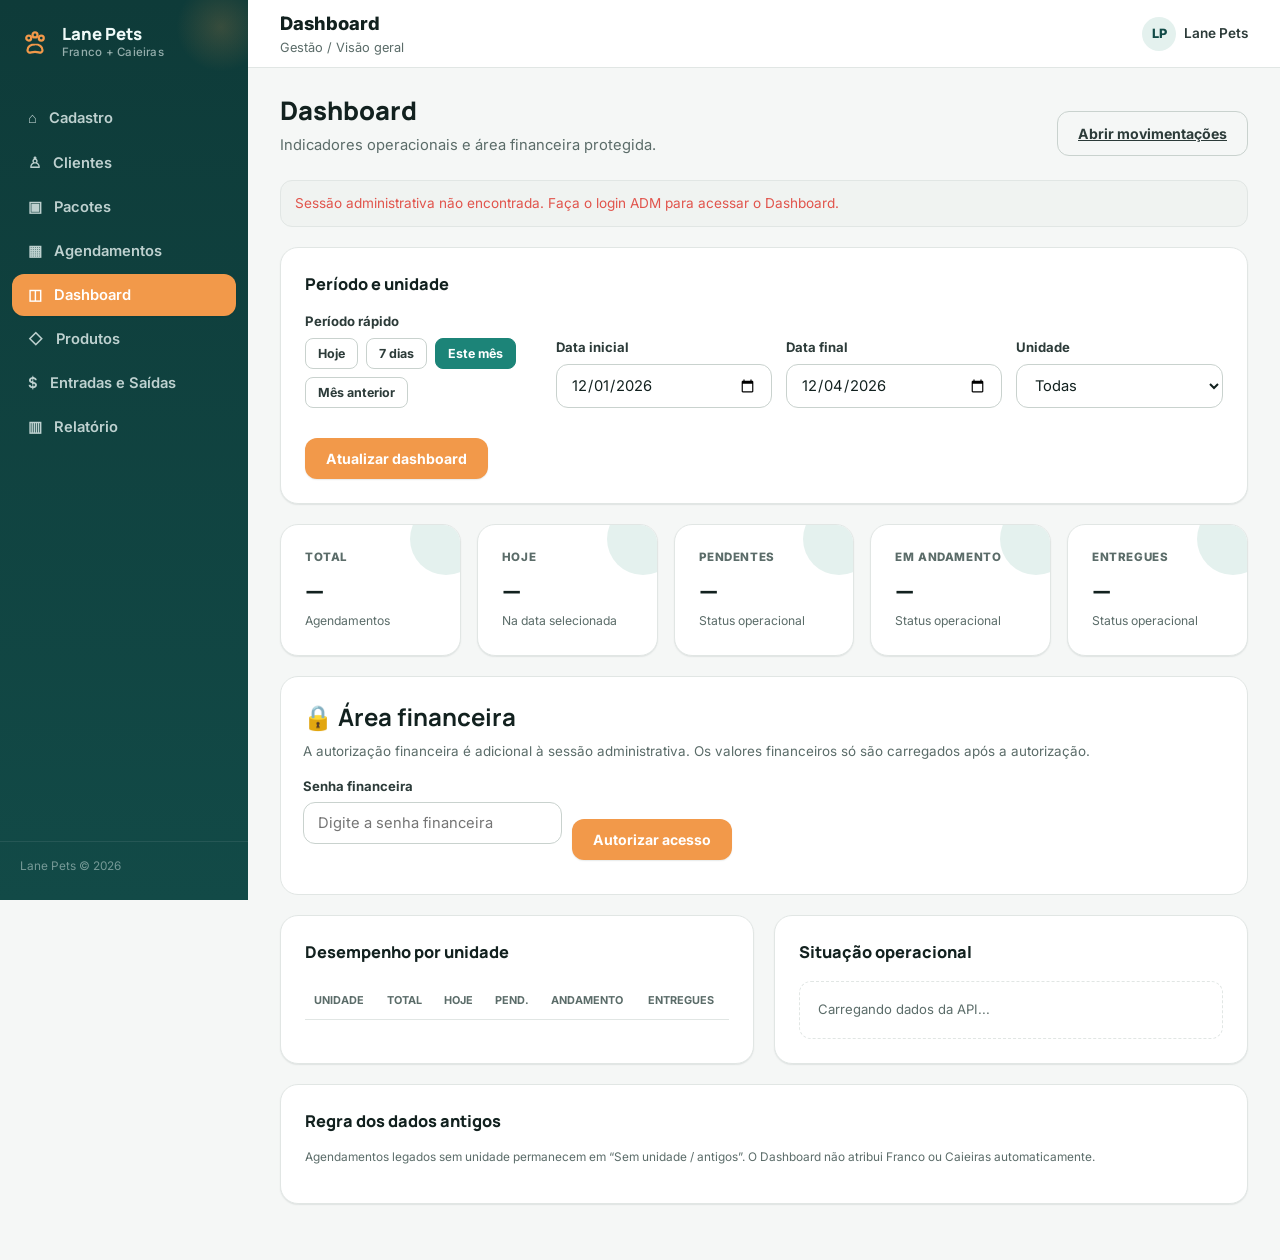
<file: dashboard_financeiro.html.html>
<!DOCTYPE html>
<html lang="pt-BR">
<head>
<meta charset="UTF-8">
<meta name="viewport" content="width=device-width, initial-scale=1.0">
<title>Dashboard - Lane Pets</title>
<link rel="stylesheet" href="design-system.css">
<style>
  .dash-status{display:none;margin-bottom:20px;padding:12px 14px;border:1px solid var(--border);border-radius:12px;background:var(--surface-muted);font-size:.85rem}
  .dash-status.show{display:block}
  .dash-status.error{color:var(--danger-500)}
  .dash-status.success{color:var(--success-500)}

  .filter-card{margin-bottom:20px}
  .filter-grid{display:grid;grid-template-columns:1.1fr 1fr 1fr auto;gap:14px;align-items:end}
  .quick-periods{display:flex;gap:8px;flex-wrap:wrap}
  .quick-periods .active{background:var(--brand-500);color:#fff;border-color:var(--brand-500)}

  .kpi-grid{display:grid;grid-template-columns:repeat(5,1fr);gap:16px;margin-bottom:20px}
  .kpi{position:relative;overflow:hidden}
  .kpi-label{font-size:.72rem;font-weight:800;text-transform:uppercase;letter-spacing:.05em;color:var(--ink-500)}
  .kpi-value{margin-top:8px;font:800 1.55rem var(--font-display);color:var(--ink-900)}
  .kpi-meta{margin-top:5px;font-size:.76rem;color:var(--ink-500)}
  .kpi-dot{position:absolute;right:-22px;top:-22px;width:72px;height:72px;border-radius:50%;background:var(--brand-100)}

  .finance-lock{margin-bottom:20px;border:1px solid var(--border);background:var(--surface);border-radius:var(--r-lg);padding:22px}
  .finance-lock h2{margin:0 0 6px}
  .finance-lock p{margin:0 0 16px;color:var(--ink-500);font-size:.84rem}
  .finance-row{display:flex;gap:10px;align-items:end;flex-wrap:wrap}
  .finance-row .field{min-width:250px}
  .finance-unlocked{display:none}
  .finance-unlocked.show{display:block}

  .finance-grid{display:grid;grid-template-columns:repeat(4,1fr);gap:16px;margin:16px 0}
  .finance-card .value{font:800 1.4rem var(--font-display);margin-top:6px}
  .finance-card .label{font-size:.72rem;font-weight:800;text-transform:uppercase;color:var(--ink-500)}
  .finance-card .meta{font-size:.74rem;color:var(--ink-500);margin-top:5px}

  .section-grid{display:grid;grid-template-columns:1fr 1fr;gap:20px;margin-bottom:20px}
  .unit-table{width:100%;border-collapse:collapse}
  .unit-table th,.unit-table td{padding:11px 9px;border-bottom:1px solid var(--border);text-align:left;font-size:.8rem}
  .unit-table th{font-size:.68rem;text-transform:uppercase;color:var(--ink-500)}
  .unit-table tr:last-child td{border-bottom:0}
  .unit-note{margin-top:12px;font-size:.74rem;color:var(--ink-500)}
  .locked-note{padding:18px;border:1px dashed var(--border);border-radius:12px;color:var(--ink-500);font-size:.82rem}
  .positive{color:var(--success-500);font-weight:800}
  .negative{color:var(--danger-500);font-weight:800}

  .menu-toggle{cursor:pointer}

  @media(max-width:1100px){
    .kpi-grid{grid-template-columns:repeat(3,1fr)}
    .filter-grid{grid-template-columns:1fr 1fr}
    .finance-grid{grid-template-columns:repeat(2,1fr)}
  }
  @media(max-width:700px){
    .kpi-grid,.finance-grid,.section-grid{grid-template-columns:1fr}
    .filter-grid{grid-template-columns:1fr}
  }
</style>
<script src="js/config.js"></script>
<script src="js/api.js"></script>
</head>

<body>
<div class="app-shell">

  <aside class="sidebar">
    <div class="sidebar-brand">
      <svg width="30" height="30" viewBox="0 0 24 24" fill="none"
           stroke="#F2994A" stroke-width="1.8">
        <circle cx="7" cy="8" r="2"/>
        <circle cx="12" cy="5.5" r="2"/>
        <circle cx="17" cy="8" r="2"/>
        <path d="M12 13c-3.3 0-6 2.1-6 4.7 0 1.6 1.5 2.3 3 1.8.9-.3 1.9-.5 3-.5s2.1.2 3 .5c1.5.5 3-.2 3-1.8 0-2.6-2.7-4.7-6-4.7Z"/>
      </svg>
      <div>
        <div class="brand-name">Lane Pets</div>
        <span class="brand-sub">Franco + Caieiras</span>
      </div>
      <button class="sidebar-close hide-desktop" aria-label="Fechar menu">×</button>
    </div>

    <nav class="sidebar-nav">
      <a class="nav-item" href="index.html">⌂ <span>Cadastro</span></a>
      <a class="nav-item" href="clientes.html">♙ <span>Clientes</span></a>
      <a class="nav-item" href="clientes_pacote.html">▣ <span>Pacotes</span></a>
      <a class="nav-item" href="agendamentos.html">▦ <span>Agendamentos</span></a>
      <a class="nav-item active" href="dashboard_financeiro.html">◫ <span>Dashboard</span></a>
      <a class="nav-item" href="Produtos.html">◇ <span>Produtos</span></a>
      <a class="nav-item" href="entradas_e_saidas.html">$ <span>Entradas e Saídas</span></a>
      <a class="nav-item" href="relatorio.html">▥ <span>Relatório</span></a>
    </nav>

    <div class="sidebar-foot">Lane Pets © 2026</div>
  </aside>

  <div class="main-area">
    <header class="topbar">
      <div class="topbar-left">
        <button class="menu-toggle hide-desktop" aria-label="Abrir menu">☰</button>
        <div>
          <div class="topbar-title">Dashboard</div>
          <div class="topbar-breadcrumb hide-mobile">Gestão / Visão geral</div>
        </div>
      </div>
      <div class="topbar-right">
        <div class="topbar-user">
          <div class="avatar">LP</div>
          <span>Lane Pets</span>
        </div>
      </div>
    </header>

    <main class="page-content">

      <div class="page-header">
        <div>
          <h1>Dashboard</h1>
          <p>Indicadores operacionais e área financeira protegida.</p>
        </div>
        <a class="btn btn-outline" href="entradas_e_saidas.html">Abrir movimentações</a>
      </div>

      <div id="dashStatus" class="dash-status" role="status" aria-live="polite"></div>

      <section class="card filter-card">
        <h2 class="section-title">Período e unidade</h2>

        <div class="filter-grid">
          <div class="field">
            <label>Período rápido</label>
            <div class="quick-periods">
              <button class="btn btn-outline btn-sm" data-period="today">Hoje</button>
              <button class="btn btn-outline btn-sm" data-period="7">7 dias</button>
              <button class="btn btn-outline btn-sm active" data-period="month">Este mês</button>
              <button class="btn btn-outline btn-sm" data-period="previous">Mês anterior</button>
            </div>
          </div>

          <div class="field">
            <label for="dataInicio">Data inicial</label>
            <input class="input" type="date" id="dataInicio">
          </div>

          <div class="field">
            <label for="dataFim">Data final</label>
            <input class="input" type="date" id="dataFim">
          </div>

          <div class="field">
            <label for="unidadeFiltro">Unidade</label>
            <select class="input" id="unidadeFiltro">
              <option value="">Todas</option>
              <option value="Franco">Franco da Rocha</option>
              <option value="Caieiras">Caieiras</option>
              <option value="sem-unidade">Sem unidade / antigos</option>
            </select>
          </div>
        </div>

        <div style="margin-top:14px">
          <button class="btn btn-primary" id="atualizarDashboard">Atualizar dashboard</button>
        </div>
      </section>

      <!-- OPERACIONAL: vem diretamente de LaneAPI.dashboard() -->
      <div class="kpi-grid">
        <section class="card kpi">
          <div class="kpi-dot"></div>
          <div class="kpi-label">Total</div>
          <div class="kpi-value" id="kpiTotal">—</div>
          <div class="kpi-meta">Agendamentos</div>
        </section>

        <section class="card kpi">
          <div class="kpi-dot"></div>
          <div class="kpi-label">Hoje</div>
          <div class="kpi-value" id="kpiHoje">—</div>
          <div class="kpi-meta">Na data selecionada</div>
        </section>

        <section class="card kpi">
          <div class="kpi-dot"></div>
          <div class="kpi-label">Pendentes</div>
          <div class="kpi-value" id="kpiPendentes">—</div>
          <div class="kpi-meta">Status operacional</div>
        </section>

        <section class="card kpi">
          <div class="kpi-dot"></div>
          <div class="kpi-label">Em andamento</div>
          <div class="kpi-value" id="kpiAndamento">—</div>
          <div class="kpi-meta">Status operacional</div>
        </section>

        <section class="card kpi">
          <div class="kpi-dot"></div>
          <div class="kpi-label">Entregues</div>
          <div class="kpi-value" id="kpiEntregues">—</div>
          <div class="kpi-meta">Status operacional</div>
        </section>
      </div>

      <!-- FINANCEIRO PROTEGIDO -->
      <section class="finance-lock" id="financeLock">
        <h2>🔒 Área financeira</h2>
        <p>
          A autorização financeira é adicional à sessão administrativa.
          Os valores financeiros só são carregados após a autorização.
        </p>

        <div class="finance-row">
          <div class="field">
            <label for="senhaFinanceira">Senha financeira</label>
            <input class="input" id="senhaFinanceira" type="password"
                   autocomplete="current-password"
                   placeholder="Digite a senha financeira">
          </div>
          <button class="btn btn-primary" id="autorizarFinanceiro">
            Autorizar acesso
          </button>
        </div>

        <div id="financeMessage" class="unit-note"></div>
      </section>

      <section class="finance-unlocked" id="financeUnlocked">

        <div class="page-header" style="margin-bottom:8px">
          <div>
            <h2>Financeiro</h2>
            <p>Resumo dos lançamentos financeiros registrados na API.</p>
          </div>
          <button class="btn btn-outline btn-sm" id="sairFinanceiro">
            Bloquear financeiro
          </button>
        </div>

        <div class="finance-grid">
          <section class="card finance-card">
            <div class="label">Entradas</div>
            <div class="value" id="finEntradas">R$ 0,00</div>
            <div class="meta">Lançamentos financeiros</div>
          </section>

          <section class="card finance-card">
            <div class="label">Saídas</div>
            <div class="value" id="finSaidas">R$ 0,00</div>
            <div class="meta">Despesas registradas</div>
          </section>

          <section class="card finance-card">
            <div class="label">Saldo</div>
            <div class="value" id="finSaldo">R$ 0,00</div>
            <div class="meta">Entradas − saídas</div>
          </section>

          <section class="card finance-card">
            <div class="label">Lançamentos</div>
            <div class="value" id="finLancamentos">0</div>
            <div class="meta">No período selecionado</div>
          </section>
        </div>

        <div class="unit-note" id="financeSourceNote"></div>
      </section>

      <div class="section-grid">

        <section class="card">
          <h2 class="section-title">Desempenho por unidade</h2>

          <div style="overflow:auto">
            <table class="unit-table">
              <thead>
                <tr>
                  <th>Unidade</th>
                  <th>Total</th>
                  <th>Hoje</th>
                  <th>Pend.</th>
                  <th>Andamento</th>
                  <th>Entregues</th>
                </tr>
              </thead>
              <tbody id="tabelaUnidades"></tbody>
            </table>
          </div>

          <div class="unit-note" id="notaSemUnidade"></div>
        </section>

        <section class="card">
          <h2 class="section-title">Situação operacional</h2>
          <div id="situacaoOperacional" class="locked-note">
            Carregando dados da API...
          </div>
        </section>

      </div>

      <section class="card">
        <h2 class="section-title">Regra dos dados antigos</h2>
        <p class="unit-note">
          Agendamentos legados sem unidade permanecem em
          “Sem unidade / antigos”. O Dashboard não atribui Franco ou Caieiras
          automaticamente.
        </p>
      </section>

    </main>
  </div>
</div>

<script src="ui-kit.js"></script>
<script>
(() => {
  'use strict';

  const $ = id => document.getElementById(id);

  let dashboardData = null;
  let carregando = false;

  function status(msg, type = '') {
    const box = $('dashStatus');
    box.textContent = msg;
    box.className = 'dash-status show ' + type;
  }

  function clearStatus() {
    $('dashStatus').className = 'dash-status';
    $('dashStatus').textContent = '';
  }

  function brl(value) {
    return Number(value || 0).toLocaleString('pt-BR', {
      style: 'currency',
      currency: 'BRL'
    });
  }

  function today() {
    const d = new Date();
    return [
      d.getFullYear(),
      String(d.getMonth() + 1).padStart(2, '0'),
      String(d.getDate()).padStart(2, '0')
    ].join('-');
  }

  function localDate(d) {
    return [
      d.getFullYear(),
      String(d.getMonth() + 1).padStart(2, '0'),
      String(d.getDate()).padStart(2, '0')
    ].join('-');
  }

  function setPeriod(period) {
    const now = new Date();
    let ini;
    let fim = localDate(now);

    if (period === 'today') {
      ini = fim;
    } else if (period === '7') {
      const d = new Date(now);
      d.setDate(d.getDate() - 6);
      ini = localDate(d);
    } else if (period === 'previous') {
      const dIni = new Date(now.getFullYear(), now.getMonth() - 1, 1);
      const dFim = new Date(now.getFullYear(), now.getMonth(), 0);
      ini = localDate(dIni);
      fim = localDate(dFim);
    } else {
      ini = localDate(new Date(now.getFullYear(), now.getMonth(), 1));
    }

    $('dataInicio').value = ini;
    $('dataFim').value = fim;

    document.querySelectorAll('[data-period]').forEach(btn => {
      btn.classList.toggle('active', btn.dataset.period === period);
    });
  }

  function unidadeSelecionada() {
    return $('unidadeFiltro').value || '';
  }

  function renderOperacional(data) {
    const m = data?.metrics || {};

    $('kpiTotal').textContent = m.total ?? 0;
    $('kpiHoje').textContent = m.hoje ?? 0;
    $('kpiPendentes').textContent = m.pendentes ?? 0;
    $('kpiAndamento').textContent = m.emAndamento ?? 0;
    $('kpiEntregues').textContent = m.entregues ?? 0;

    const unidades = data?.porUnidade || {};
    const franco = unidades.Franco || {};
    const caieiras = unidades.Caieiras || {};

    $('tabelaUnidades').innerHTML = [
      ['Franco da Rocha', franco],
      ['Caieiras', caieiras]
    ].map(([nome, item]) => `
      <tr>
        <td><strong>${nome}</strong></td>
        <td>${item.total ?? 0}</td>
        <td>${item.hoje ?? 0}</td>
        <td>${item.pendentes ?? 0}</td>
        <td>${item.emAndamento ?? 0}</td>
        <td>${item.entregues ?? 0}</td>
      </tr>
    `).join('');

    $('notaSemUnidade').textContent =
      `${data?.semUnidade ?? 0} agendamento(s) sem unidade permanecem preservados.`;

    const cancelados = m.cancelados ?? 0;

    $('situacaoOperacional').innerHTML = `
      <div><strong>${m.total ?? 0}</strong> agendamento(s) no conjunto consultado.</div>
      <div style="margin-top:8px">
        <strong>${m.pendentes ?? 0}</strong> pendente(s),
        <strong>${m.emAndamento ?? 0}</strong> em andamento,
        <strong>${m.entregues ?? 0}</strong> entregue(s).
      </div>
      <div style="margin-top:8px">
        Cancelamentos: <strong>${cancelados}</strong>.
      </div>
    `;
  }

  async function carregarOperacional() {
    if (carregando) return;

    carregando = true;
    status('Carregando indicadores operacionais...', '');

    try {
      const unidade = unidadeSelecionada();
      const dataRef = $('dataInicio').value || today();

      dashboardData = await LaneAPI.dashboard({
        data: dataRef,
        unidade
      });

      renderOperacional(dashboardData);
      status('API conectada. Indicadores operacionais atualizados.', 'success');
    } catch (err) {
      console.error(err);
      status(
        'Não foi possível carregar o Dashboard: ' +
        (err?.message || err),
        'error'
      );
    } finally {
      carregando = false;
    }
  }

  async function verificarFinanceiro() {
    try {
      const result = await LaneAPI.financeiroStatus();

      if (result?.autorizado === true || result?.financeiroAutorizado === true) {
        mostrarFinanceiro();
        await carregarFinanceiro();
      } else {
        bloquearFinanceiro();
      }
    } catch (err) {
      console.error('financeiroStatus:', err);
      bloquearFinanceiro();
    }
  }

  function mostrarFinanceiro() {
    $('financeLock').style.display = 'none';
    $('financeUnlocked').classList.add('show');
  }

  function bloquearFinanceiro() {
    $('financeLock').style.display = '';
    $('financeUnlocked').classList.remove('show');
  }

  async function autorizarFinanceiro() {
    const senha = $('senhaFinanceira').value.trim();

    if (!senha) {
      $('financeMessage').textContent = 'Digite a senha financeira.';
      return;
    }

    const btn = $('autorizarFinanceiro');
    btn.disabled = true;
    $('financeMessage').textContent = 'Validando autorização...';

    try {
      await LaneAPI.financeiroLogin(senha);

      $('senhaFinanceira').value = '';
      $('financeMessage').textContent = '';

      await verificarFinanceiro();

      if ($('financeUnlocked').classList.contains('show')) {
        status('Acesso financeiro autorizado.', 'success');
      }
    } catch (err) {
      console.error(err);
      $('financeMessage').textContent =
        err?.message || 'Não foi possível autorizar o acesso financeiro.';
    } finally {
      btn.disabled = false;
    }
  }

  async function carregarFinanceiro() {
    const de = $('dataInicio').value;
    const ate = $('dataFim').value;
    const unidade = unidadeSelecionada();

  try {
    const resumo = await LaneAPI.financeiroResumo({
      de,
      ate,
      unidade: unidade === 'todas' ? '' : unidade
    });

    $('finEntradas').textContent = brl(Number(resumo?.entradas || 0));
    $('finSaidas').textContent = brl(Number(resumo?.saidas || 0));
    $('finSaldo').textContent = brl(Number(resumo?.saldo || 0));
    $('finLancamentos').textContent =
      Number(resumo?.totalLancamentos || 0);

    const saldo = Number(resumo?.saldo || 0);

    $('finSaldo').className =
      'value ' + (saldo >= 0 ? 'positive' : 'negative');

    $('financeSourceNote').textContent =
      'Fonte: Google Sheets via API financeira. ' +
      'Agendamentos pagos permanecem fora deste cálculo para evitar duplicidade.';
  } catch (err) {
    console.error('carregarFinanceiro:', err);

    $('financeSourceNote').textContent =
      'Não foi possível carregar o resumo financeiro: ' +
      (err?.message || err);

    $('finEntradas').textContent = brl(0);
    $('finSaidas').textContent = brl(0);
    $('finSaldo').textContent = brl(0);
    $('finLancamentos').textContent = '0';
  }
}

  async function atualizarTudo() {
    await carregarOperacional();

    try {
      const fin = await LaneAPI.financeiroStatus();
      if (fin?.autorizado === true || fin?.financeiroAutorizado === true) {
        await carregarFinanceiro();
      }
    } catch (err) {
      console.error('Atualização financeira:', err);
    }
  }

  document.querySelectorAll('[data-period]').forEach(btn => {
    btn.addEventListener('click', async () => {
      setPeriod(btn.dataset.period);
      await atualizarTudo();
    });
  });

  $('atualizarDashboard').addEventListener('click', atualizarTudo);

  $('unidadeFiltro').addEventListener('change', atualizarTudo);

  $('autorizarFinanceiro').addEventListener('click', autorizarFinanceiro);

  $('senhaFinanceira').addEventListener('keydown', event => {
    if (event.key === 'Enter') {
      autorizarFinanceiro();
    }
  });

  $('sairFinanceiro').addEventListener('click', async () => {
    try {
      await LaneAPI.financeiroLogout();
    } catch (err) {
      console.error(err);
    } finally {
      bloquearFinanceiro();
      status('Área financeira bloqueada.', 'success');
    }
  });

  window.LanePetsDashboard = {
    carregar: atualizarTudo,
    carregarOperacional,
    carregarFinanceiro,
    verificarFinanceiro,
    dados: () => dashboardData
  };

  window.addEventListener('load', async () => {
    const savedUnit =
      sessionStorage.getItem('lanePetsDashboardUnidade');

    if (savedUnit !== null) {
      $('unidadeFiltro').value = savedUnit;
    }

    $('unidadeFiltro').addEventListener('change', () => {
      sessionStorage.setItem(
        'lanePetsDashboardUnidade',
        $('unidadeFiltro').value
      );
    });

    setPeriod('month');

    try {
      const auth = await LaneAPI.authStatus();

      if (!auth?.autenticado) {
        status(
          'Sessão administrativa não encontrada. Faça o login ADM para acessar o Dashboard.',
          'error'
        );
        return;
      }

      await carregarOperacional();
      await verificarFinanceiro();

    } catch (err) {
      console.error('Inicialização do Dashboard:', err);
      status(
        'Não foi possível validar a sessão administrativa: ' +
        (err?.message || err),
        'error'
      );
    }
  });
})();
</script>
</body>
</html>
</file>
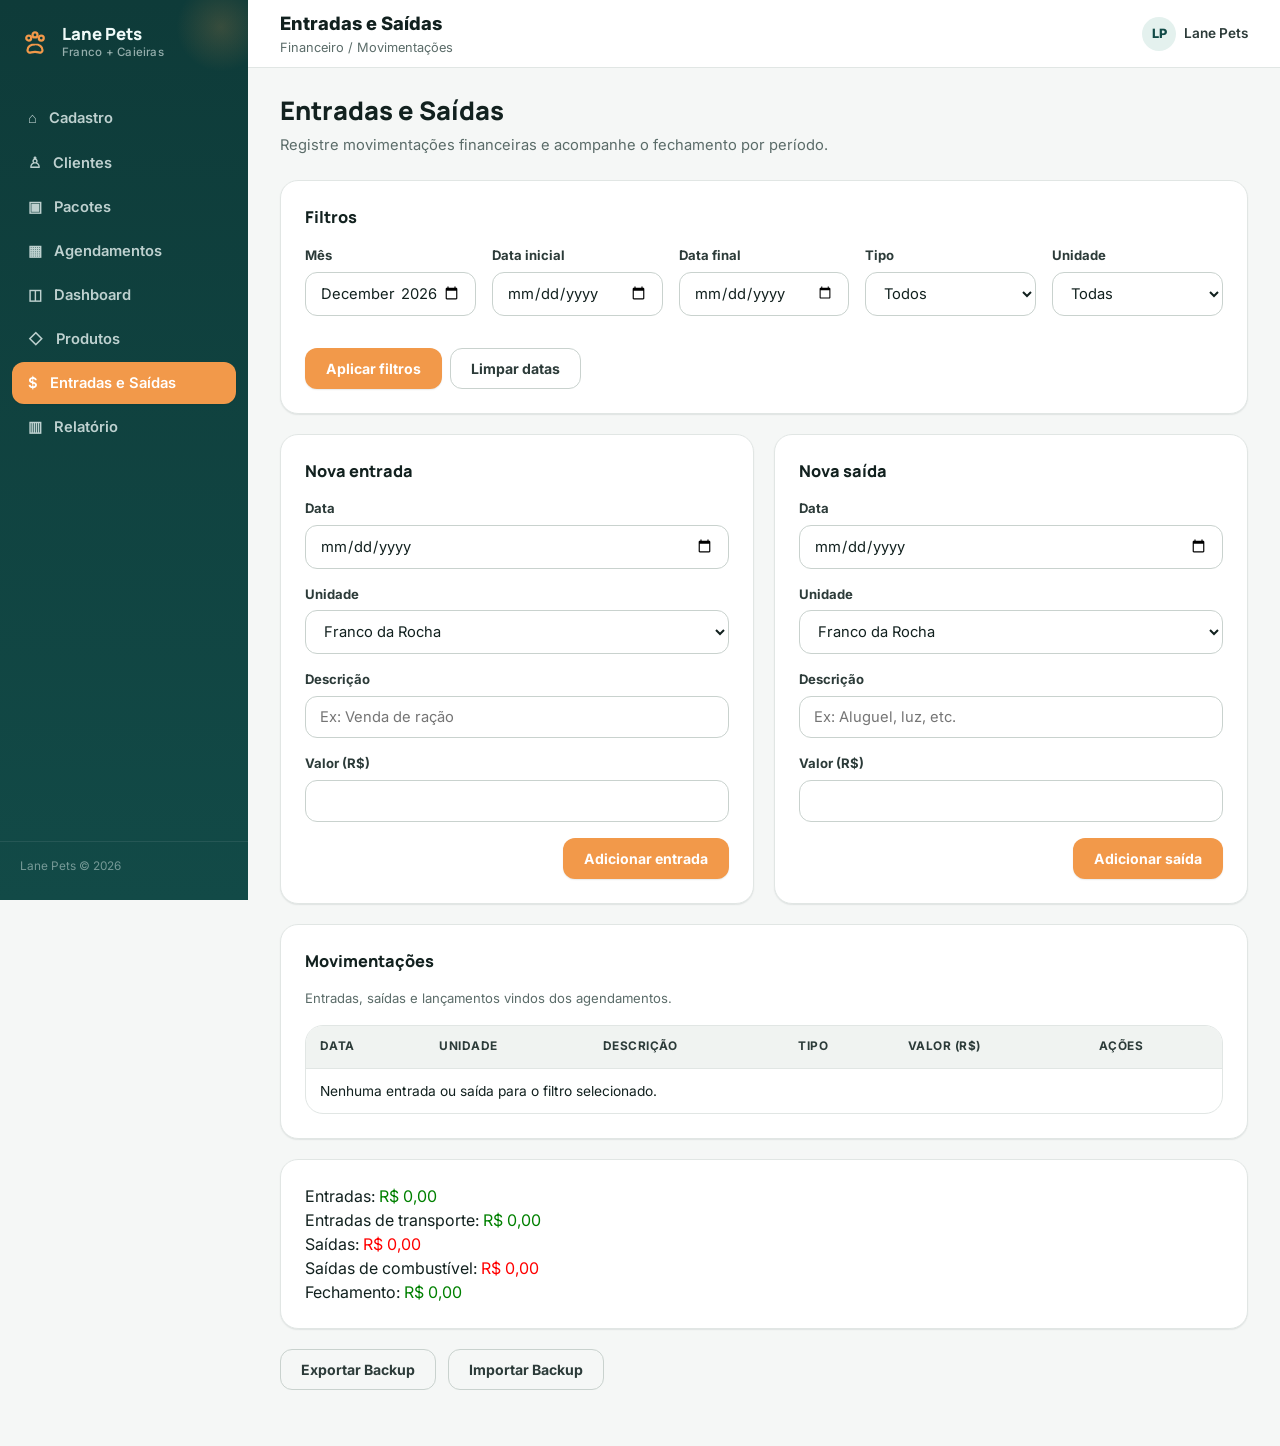
<file: entradas_e_saidas.html>
<!DOCTYPE html><html lang="pt-BR"><head><meta charset="UTF-8"><meta name="viewport" content="width=device-width, initial-scale=1.0"><title>Entradas e Saídas - Lane Pets</title><link rel="stylesheet" href="design-system.css"><style>
    .filter-grid{display:grid;grid-template-columns:repeat(5,minmax(150px,1fr));gap:var(--sp-4);align-items:end}.filter-actions{display:flex;gap:var(--sp-2);flex-wrap:wrap}.table-wrap{overflow:auto;border:1px solid var(--border);border-radius:var(--r-lg);background:var(--surface)}table{width:100%;border-collapse:separate;border-spacing:0;min-width:720px}th{background:var(--surface-muted);color:var(--ink-700);font-size:.74rem;text-transform:uppercase;letter-spacing:.04em;text-align:left;padding:12px 14px;border-bottom:1px solid var(--border)}td{padding:12px 14px;border-bottom:1px solid var(--border);font-size:.86rem}tbody tr:hover{background:var(--surface-muted)}tbody tr:last-child td{border-bottom:0}.form-grid{display:grid;grid-template-columns:repeat(3,1fr);gap:var(--sp-4)}.form-actions{display:flex;justify-content:flex-end;gap:var(--sp-3);margin-top:var(--sp-2)}.money-summary{display:grid;grid-template-columns:repeat(3,1fr);gap:var(--sp-4)}.summary-item{padding:var(--sp-4);border:1px solid var(--border);border-radius:var(--r-md);background:var(--surface-muted)}.summary-label{font-size:.75rem;color:var(--ink-500);font-weight:700}.summary-value{font:800 1.35rem var(--font-display);margin-top:4px}.backup-buttons-container{display:flex;gap:var(--sp-3);flex-wrap:wrap;margin-top:var(--sp-5)}.modal-overlay{display:none;position:fixed;inset:0;background:rgba(18,33,31,.58);z-index:1000;align-items:center;justify-content:center;padding:20px}.modal-overlay.ativo{display:flex}#modalEditarES{display:none;position:fixed;inset:0;background:rgba(18,33,31,.58);z-index:1000;align-items:center;justify-content:center;padding:20px}#modalEditarES[style*="flex"]{display:flex}#formEditarES{width:min(620px,100%);background:var(--surface);border:1px solid var(--border);border-radius:var(--r-lg);padding:var(--sp-6);box-shadow:var(--shadow-lg)}#avisoSucesso{display:none}@media(max-width:900px){.filter-grid,.form-grid,.money-summary{grid-template-columns:1fr}.page-content{padding:var(--sp-5) var(--sp-4) var(--sp-8)}}
  </style>  <script src="js/config.js"></script>
  <script src="js/api.js"></script>
</head><body><div class="app-shell"><aside class="sidebar"><div class="sidebar-brand"><svg width="30" height="30" viewBox="0 0 24 24" fill="none" stroke="#F2994A" stroke-width="1.8"><circle cx="7" cy="8" r="2"/><circle cx="12" cy="5.5" r="2"/><circle cx="17" cy="8" r="2"/><path d="M12 13c-3.3 0-6 2.1-6 4.7 0 1.6 1.5 2.3 3 1.8.9-.3 1.9-.5 3-.5s2.1.2 3 .5c1.5.5 3-.2 3-1.8 0-2.6-2.7-4.7-6-4.7Z"/></svg><div><div class="brand-name">Lane Pets</div><span class="brand-sub">Franco + Caieiras</span></div><button class="sidebar-close hide-desktop" aria-label="Fechar menu">×</button></div><nav class="sidebar-nav"><a class="nav-item" href="index.html">⌂ <span>Cadastro</span></a><a class="nav-item" href="clientes.html">♙ <span>Clientes</span></a><a class="nav-item" href="clientes_pacote.html">▣ <span>Pacotes</span></a><a class="nav-item" href="agendamentos.html">▦ <span>Agendamentos</span></a><a class="nav-item" href="dashboard_financeiro.html">◫ <span>Dashboard</span></a><a class="nav-item" href="Produtos.html">◇ <span>Produtos</span></a><a class="nav-item active" href="entradas_e_saidas.html">$ <span>Entradas e Saídas</span></a><a class="nav-item" href="relatorio.html">▥ <span>Relatório</span></a></nav><div class="sidebar-foot">Lane Pets © 2026</div></aside><div class="main-area"><header class="topbar"><div class="topbar-left"><button class="menu-toggle hide-desktop" aria-label="Abrir menu">☰</button><div><div class="topbar-title">Entradas e Saídas</div><div class="topbar-breadcrumb hide-mobile">Financeiro / Movimentações</div></div></div><div class="topbar-right"><div class="topbar-user"><div class="avatar">LP</div><span>Lane Pets</span></div></div></header><main class="page-content"><div class="page-header"><div><h1>Entradas e Saídas</h1><p>Registre movimentações financeiras e acompanhe o fechamento por período.</p></div></div>
<section class="card" style="margin-bottom:var(--sp-5)"><h2 class="section-title">Filtros</h2><div class="filter-grid"><div class="field"><label for="filtroMes">Mês</label><input class="input" type="month" id="filtroMes" onchange="atualizarRelatorio()"></div><div class="field"><label for="filtroDataInicio">Data inicial</label><input class="input" type="date" id="filtroDataInicio" onchange="atualizarRelatorio()"></div><div class="field"><label for="filtroDataFim">Data final</label><input class="input" type="date" id="filtroDataFim" onchange="atualizarRelatorio()"></div><div class="field"><label for="filtroTipo">Tipo</label><select class="input" id="filtroTipo" onchange="atualizarRelatorio()"><option value="todos">Todos</option><option value="Entrada">Entradas</option><option value="Saída">Saídas</option></select></div><div class="field"><label for="filtroUnidade">Unidade</label><select class="input" id="filtroUnidade" onchange="atualizarRelatorio()"><option value="todas">Todas</option><option value="franco">Franco da Rocha</option><option value="caieiras">Caieiras</option><option value="sem-unidade">Sem unidade / antigos</option></select></div></div><div class="filter-actions" style="margin-top:var(--sp-4)"><button class="btn btn-primary" onclick="atualizarRelatorio()">Aplicar filtros</button><button class="btn btn-outline" type="button" onclick="limparFiltroDatas()">Limpar datas</button></div></section>
<div class="grid grid-2" style="margin-bottom:var(--sp-5)"><section class="card"><h2 class="section-title">Nova entrada</h2><form id="formEntrada"><div class="field"><label for="entradaData">Data</label><input class="input" type="date" id="entradaData" required></div><div class="field"><label for="entradaUnidade">Unidade</label><select class="input" id="entradaUnidade" required><option value="franco">Franco da Rocha</option><option value="caieiras">Caieiras</option></select></div><div class="field"><label for="entradaDescricao">Descrição</label><input class="input" type="text" id="entradaDescricao" placeholder="Ex: Venda de ração" required></div><div class="field"><label for="entradaValor">Valor (R$)</label><input class="input" type="number" id="entradaValor" min="0.01" step="0.01" required></div><div class="form-actions"><button class="btn btn-primary" type="submit">Adicionar entrada</button></div></form></section><section class="card"><h2 class="section-title">Nova saída</h2><form id="formSaida"><div class="field"><label for="saidaData">Data</label><input class="input" type="date" id="saidaData" required></div><div class="field"><label for="saidaUnidade">Unidade</label><select class="input" id="saidaUnidade" required><option value="franco">Franco da Rocha</option><option value="caieiras">Caieiras</option></select></div><div class="field"><label for="saidaDescricao">Descrição</label><input class="input" type="text" id="saidaDescricao" placeholder="Ex: Aluguel, luz, etc." required></div><div class="field"><label for="saidaValor">Valor (R$)</label><input class="input" type="number" id="saidaValor" min="0.01" step="0.01" required></div><div class="form-actions"><button class="btn btn-primary" type="submit">Adicionar saída</button></div></form></section></div>
<section class="card"><div class="page-header" style="margin-bottom:var(--sp-4)"><div><h2 class="section-title">Movimentações</h2><p style="margin:0;color:var(--ink-500);font-size:.82rem">Entradas, saídas e lançamentos vindos dos agendamentos.</p></div></div><div class="table-wrap"><table id="tabelaES"><thead><tr><th>Data</th><th>Unidade</th><th>Descrição</th><th>Tipo</th><th>Valor (R$)</th><th>Ações</th></tr></thead><tbody></tbody></table></div></section>
<section class="card" id="fechamentoMes" style="margin-top:var(--sp-5)"></section>
<div class="backup-buttons-container"><button class="btn btn-outline" onclick="exportarBackupCompleto()">Exportar Backup</button><input type="file" id="importarBackupInput" onchange="importarBackupCompleto(this)" style="display:none"><button class="btn btn-outline" onclick="document.getElementById('importarBackupInput').click()">Importar Backup</button></div>
<div id="modalEditarES"><form id="formEditarES" autocomplete="off"><div class="modal-head"><div><h2>Editar lançamento</h2><p>Atualize os dados da movimentação.</p></div><button type="button" class="btn btn-outline" onclick="fecharModalEditarES()">Fechar</button></div><input type="hidden" id="editKey"><div class="field"><label for="editUnidade">Unidade</label><select class="input" id="editUnidade"><option value="franco">Franco da Rocha</option><option value="caieiras">Caieiras</option><option value="sem-unidade">Sem unidade / antigo</option></select></div><div class="field"><label for="editData">Data</label><input class="input" type="date" id="editData" required></div><div class="field"><label for="editDescricao">Descrição</label><input class="input" type="text" id="editDescricao" required></div><div class="field"><label for="editTipo">Tipo</label><select class="input" id="editTipo" required><option value="Entrada">Entrada</option><option value="Saída">Saída</option></select></div><div class="field"><label for="editValor">Valor (R$)</label><input class="input" type="number" id="editValor" min="0.01" step="0.01" required></div><div class="form-actions"><button type="button" class="btn btn-outline" onclick="fecharModalEditarES()">Cancelar</button><button type="submit" class="btn btn-primary">Salvar</button></div></form></div><div id="avisoSucesso"><span id="avisoTexto"></span></div></main></div></div><script src="ui-kit.js"></script>
  <script>
    // backup genérico
    function exportarBackupCompleto(filename = 'backup-petshop.json') {
      const dados = {};
      for (let i = 0; i < localStorage.length; i++) {
        const key = localStorage.key(i);
        dados[key] = localStorage.getItem(key);
      }
      const blob = new Blob([JSON.stringify(dados, null, 2)], {type: "application/json"});
      const url = URL.createObjectURL(blob);
      const a = document.createElement("a");
      a.href = url;
      a.download = filename;
      a.click();
      URL.revokeObjectURL(url);
    }

    function importarBackupCompleto(input) {
      if (!input.files.length) return;
      const file = input.files[0];
      const reader = new FileReader();
      reader.onload = function(e) {
        try {
          const dados = JSON.parse(e.target.result);
          for (const key in dados) {
            localStorage.setItem(key, dados[key]);
          }
          toast("Backup importado com sucesso!", "success");
          location.reload();
        } catch (err) {
          toast("Arquivo inválido!", "error");
        }
      };
      reader.readAsText(file);
    }

    // ---- Persistência ----
    function getEntradasESaidas() {
      return JSON.parse(localStorage.getItem("entradasESaidas") || "[]");
    }
    function setEntradasESaidas(arr) {
      localStorage.setItem("entradasESaidas", JSON.stringify(arr));
    }

    function nomeUnidadeFinanceira(unidade) {
      return unidade === "franco" ? "Franco da Rocha" : unidade === "caieiras" ? "Caieiras" : "Sem unidade / antigo";
    }
    function unidadeDoLancamento(item) {
      return item && (item.unidade === "franco" || item.unidade === "caieiras") ? item.unidade : "sem-unidade";
    }

    // ---- Entradas automáticas via agendamentos ----
    function getEntradasAgendamentos(mes) {
      const ags = JSON.parse(localStorage.getItem("agendamentos") || "[]");
      const filtrados = ags.filter(a => a.dataHora && a.dataHora.slice(0, 7) === mes);
      const agrupados = {};
      filtrados.forEach(a => {
        const data = a.dataHora.slice(0, 10);
        const unidade = unidadeDoLancamento(a);
        const chave = data + "||" + unidade;
        if (!agrupados[chave]) agrupados[chave] = { data, unidade, valor: 0, descricoes: [] };
        agrupados[chave].valor += Number(a.total || 0);
        agrupados[chave].descricoes.push(a.servicos && a.servicos.length ? a.servicos.map(s => s.nome).join(", ") : "Agendamento");
      });
      return Object.values(agrupados).map(info => ({ data: info.data, unidade: info.unidade, descricao: "Serviços: " + [...new Set(info.descricoes)].join("; "), tipo: "Entrada", valor: info.valor, origem: "agendamento" }));
    }

    // ---- Util ----
    function formatarValor(valor) {
      return Number(valor || 0).toLocaleString("pt-BR", { style: "currency", currency: "BRL" });
    }

    // Gera uma chave estável para cada lançamento manual (data|descricao|tipo|valor)
    function gerarChave(item) {
      return [item.data, item.descricao, item.tipo, String(item.valor)].join("||");
    }

    // ---- Renderização principal ----
    function getEntradasAgendamentosRange(start, end) {
      const ags = JSON.parse(localStorage.getItem("agendamentos") || "[]");
      const agrupados = {};
      ags.forEach(a => {
        if (!a.dataHora) return;
        const data = a.dataHora.slice(0,10);
        if (data < start || data > end) return;
        const unidade = unidadeDoLancamento(a);
        const chave = data + "||" + unidade;
        if (!agrupados[chave]) agrupados[chave] = { data, unidade, valor: 0, descricoes: [] };
        agrupados[chave].valor += Number(a.total || 0);
        agrupados[chave].descricoes.push(a.servicos && a.servicos.length ? a.servicos.map(s => s.nome).join(", ") : "Agendamento");
      });
      return Object.values(agrupados).map(info => ({ data: info.data, unidade: info.unidade, descricao: "Serviços: " + [...new Set(info.descricoes)].join("; "), tipo: "Entrada", valor: info.valor, origem: "agendamento" }));
    }

    function limparFiltroDatas() {
      document.getElementById("filtroDataInicio").value = "";
      document.getElementById("filtroDataFim").value = "";
      atualizarRelatorio();
    }

    function atualizarRelatorio() {
      const mesInput = document.getElementById("filtroMes");
      const tipoFiltro = document.getElementById("filtroTipo").value;
      const unidadeFiltro = document.getElementById("filtroUnidade").value;
      const dataInicio = document.getElementById("filtroDataInicio").value;
      const dataFim = document.getElementById("filtroDataFim").value;

      let es = getEntradasESaidas();
      let entradasAg = [];

      if (dataInicio || dataFim) {
        const start = dataInicio || "0000-01-01";
        const end = dataFim || "9999-12-31";
        if (start > end) {
          toast("A data inicial não pode ser posterior à data final.", "error");
          return;
        }
        es = es.filter(e => e.data && e.data >= start && e.data <= end);
        entradasAg = getEntradasAgendamentosRange(start, end);
      } else {
        const mes = mesInput.value || (new Date().toISOString().slice(0,7));
        mesInput.value = mes;
        es = es.filter(e => e.data && e.data.slice(0,7) === mes);
        entradasAg = getEntradasAgendamentos(mes);
      }

      let todos = [...es, ...entradasAg];
      if (unidadeFiltro !== "todas") todos = todos.filter(e => unidadeDoLancamento(e) === unidadeFiltro);
      todos.sort((a, b) => (a.data > b.data ? 1 : -1));

      if (tipoFiltro !== "todos") {
        todos = todos.filter(e => e.tipo === tipoFiltro);
      }

      const tbody = document.getElementById("tabelaES").querySelector("tbody");
      tbody.innerHTML = "";
      if (todos.length === 0) {
        tbody.innerHTML = "<tr><td colspan='6'>Nenhuma entrada ou saída para o filtro selecionado.</td></tr>";
      } else {
        todos.forEach((item) => {
          const tr = document.createElement("tr");
          const chave = !item.origem ? gerarChave(item) : "";
          tr.innerHTML = `
            <td>${item.data.split("-").reverse().join("/")}</td>
            <td><span class="unit-badge">${nomeUnidadeFinanceira(unidadeDoLancamento(item))}</span></td>
            <td>${item.descricao}</td>
            <td style="color:${item.tipo === "Entrada" ? "green" : "red"};font-weight:bold">${item.tipo}</td>
            <td>${formatarValor(item.valor)}</td>
            <td>
              <div class="action-buttons">
              ${
                item.origem === "agendamento"
                  ? ""
                  : `<button type="button" onclick="editarES('${encodeURIComponent(chave)}')">Editar</button>
                     <button type="button" onclick="removerES('${encodeURIComponent(chave)}')">Remover</button>`
              }
              </div>
            </td>
          `;
          tbody.appendChild(tr);
        });
      }

      // calcular totais padrão
      const totalEntradas = todos.filter(e => e.tipo === "Entrada").reduce((s, e) => s + Number(e.valor || 0), 0);
      const totalSaidas = todos.filter(e => e.tipo === "Saída").reduce((s, e) => s + Number(e.valor || 0), 0);
      const saldo = totalEntradas - totalSaidas;

      // entradas de transporte (pagas pelos clientes) apuradas diretamente dos agendamentos
      let totalTransporte = 0;
      {
        const ags = JSON.parse(localStorage.getItem("agendamentos") || "[]");
        ags.forEach(a => {
          if (!a.dataHora || !a.transporte) return;
          const data = a.dataHora.slice(0,10);
          if (dataInicio || dataFim) {
            const start = dataInicio || "0000-01-01";
            const end = dataFim || "9999-12-31";
            if (data >= start && data <= end) {
              totalTransporte += Number(a.valorTransporte || 0);
            }
          } else {
            const mesCalc = (document.getElementById("filtroMes").value || (new Date().toISOString().slice(0,7)));
            if (a.dataHora.slice(0,7) === mesCalc) {
              totalTransporte += Number(a.valorTransporte || 0);
            }
          }
        });
      }

      // saídas de combustível rodadas manualmente pelo usuário
      const totalCombustivel = todos
        .filter(e => e.tipo === "Saída" && /combust/i.test(e.descricao))
        .reduce((s, e) => s + Number(e.valor || 0), 0);

      const periodoTexto = (dataInicio || dataFim)
        ? `<div>Período: <strong>${(dataInicio || '...').split('-').reverse().join('/')}${dataFim ? ' até ' + dataFim.split('-').reverse().join('/') : ''}</strong></div>`
        : '';

      document.getElementById("fechamentoMes").innerHTML = `
        ${periodoTexto}
        <div>Entradas: <span style="color:green">${formatarValor(totalEntradas)}</span></div>
        <div>Entradas de transporte: <span style="color:green">${formatarValor(totalTransporte)}</span></div>
        <div>Saídas: <span style="color:red">${formatarValor(totalSaidas)}</span></div>
        <div>Saídas de combustível: <span style="color:red">${formatarValor(totalCombustivel)}</span></div>
        <div>Fechamento: <span style="color:${saldo>=0?'green':'red'}">${formatarValor(saldo)}</span></div>
      `;
    }

    // ---- Aviso ----
    function mostrarAviso(mensagem, cor) {
      var aviso = document.getElementById("avisoSucesso");
      var texto = document.getElementById("avisoTexto");
      aviso.style.background = cor || "#32CD32";
      texto.textContent = mensagem;
      aviso.style.display = "block";
      setTimeout(() => { aviso.style.display = "none"; }, 1800);
    }

    // ---- Handlers de criação ----
    document.getElementById("formEntrada").onsubmit = function(e) {
      e.preventDefault();
      const data = document.getElementById("entradaData").value;
      const descricao = document.getElementById("entradaDescricao").value.trim();
      const unidade = document.getElementById("entradaUnidade").value;
      const valor = parseFloat(document.getElementById("entradaValor").value);
      if (!data || !descricao || isNaN(valor) || valor <= 0) {
        toast("Preencha todos os campos corretamente.", "error");
        return;
      }
      const arr = getEntradasESaidas();
      arr.push({ data, descricao, tipo: "Entrada", valor, unidade });
      setEntradasESaidas(arr);
      this.reset();
      atualizarRelatorio();
      mostrarAviso("Entrada adicionada com sucesso!", "#32CD32");
    };

    document.getElementById("formSaida").onsubmit = function(e) {
      e.preventDefault();
      const data = document.getElementById("saidaData").value;
      const descricao = document.getElementById("saidaDescricao").value.trim();
      const unidade = document.getElementById("saidaUnidade").value;
      const valor = parseFloat(document.getElementById("saidaValor").value);
      if (!data || !descricao || isNaN(valor) || valor <= 0) {
        toast("Preencha todos os campos corretamente.", "error");
        return;
      }
      const arr = getEntradasESaidas();
      arr.push({ data, descricao, tipo: "Saída", valor, unidade });
      setEntradasESaidas(arr);
      this.reset();
      atualizarRelatorio();
      mostrarAviso("Saída adicionada com sucesso!", "#DC143C");
    };

    // ---- Remover (por chave estável) ----
    window.removerES = async function(chaveEnc) {
      const ok = await confirmarAcao({ titulo: "Remover lançamento?", texto: "Esta movimentação será excluída permanentemente.", textoBotao: "Remover" });
      if (!ok) return;
      const chave = decodeURIComponent(chaveEnc);
      const arr = getEntradasESaidas();
      const idx = arr.findIndex(e => gerarChave(e) === chave);
      if (idx !== -1) {
        arr.splice(idx, 1);
        setEntradasESaidas(arr);
        atualizarRelatorio();
      }
    };

    // ---- Editar (por chave estável) ----
    window.editarES = function(chaveEnc) {
      const chave = decodeURIComponent(chaveEnc);
      const arr = getEntradasESaidas();
      const item = arr.find(e => gerarChave(e) === chave);
      if (!item) return;
      document.getElementById("editKey").value = chave;
      document.getElementById("editUnidade").value = unidadeDoLancamento(item);
      document.getElementById("editData").value = item.data;
      document.getElementById("editDescricao").value = item.descricao;
      document.getElementById("editTipo").value = item.tipo;
      document.getElementById("editValor").value = item.valor;
      document.getElementById("modalEditarES").style.display = "flex";
    };

    function fecharModalEditarES() {
      document.getElementById("modalEditarES").style.display = "none";
    }

    // ---- Salvar edição ----
    document.getElementById("formEditarES").onsubmit = function(e) {
      e.preventDefault();
      const oldKey = document.getElementById("editKey").value;
      const data = document.getElementById("editData").value;
      const unidade = document.getElementById("editUnidade").value;
      const descricao = document.getElementById("editDescricao").value.trim();
      const tipo = document.getElementById("editTipo").value;
      const valor = parseFloat(document.getElementById("editValor").value);
      if (!data || !descricao || isNaN(valor) || valor <= 0) {
        toast("Preencha todos os campos corretamente.", "error");
        return;
      }
      const arr = getEntradasESaidas();
      const idx = arr.findIndex(e => gerarChave(e) === oldKey);
      if (idx !== -1) {
        arr[idx] = { ...arr[idx], data, descricao, tipo, valor, unidade: unidade === "sem-unidade" ? undefined : unidade };
        setEntradasESaidas(arr);
        fecharModalEditarES();
        atualizarRelatorio();
        mostrarAviso("Lançamento atualizado com sucesso!", "#4682B4");
      }
    };

    // Fechar modal ao clicar fora do form
    document.getElementById("modalEditarES").addEventListener("mousedown", function(e) {
      if (e.target === this) fecharModalEditarES();
    });

    // ---- Inicialização ----
    window.onload = function() {
      const hoje = new Date();
      const mesAtual = hoje.toISOString().slice(0,7);
      document.getElementById("filtroMes").value = mesAtual;
      const unidadePadrao = localStorage.getItem("unidadeFinanceiraSelecionada") || "franco";
      ["entradaUnidade","saidaUnidade"].forEach(id => { if (document.getElementById(id)) document.getElementById(id).value = unidadePadrao; });
      if (document.getElementById("filtroUnidade")) document.getElementById("filtroUnidade").value = "todas";
      // limpa filtros de intervalo de datas inicialmente
      if (document.getElementById("filtroDataInicio")) document.getElementById("filtroDataInicio").value = "";
      if (document.getElementById("filtroDataFim")) document.getElementById("filtroDataFim").value = "";
      atualizarRelatorio();
    };
  </script>
</body></html>
</file>
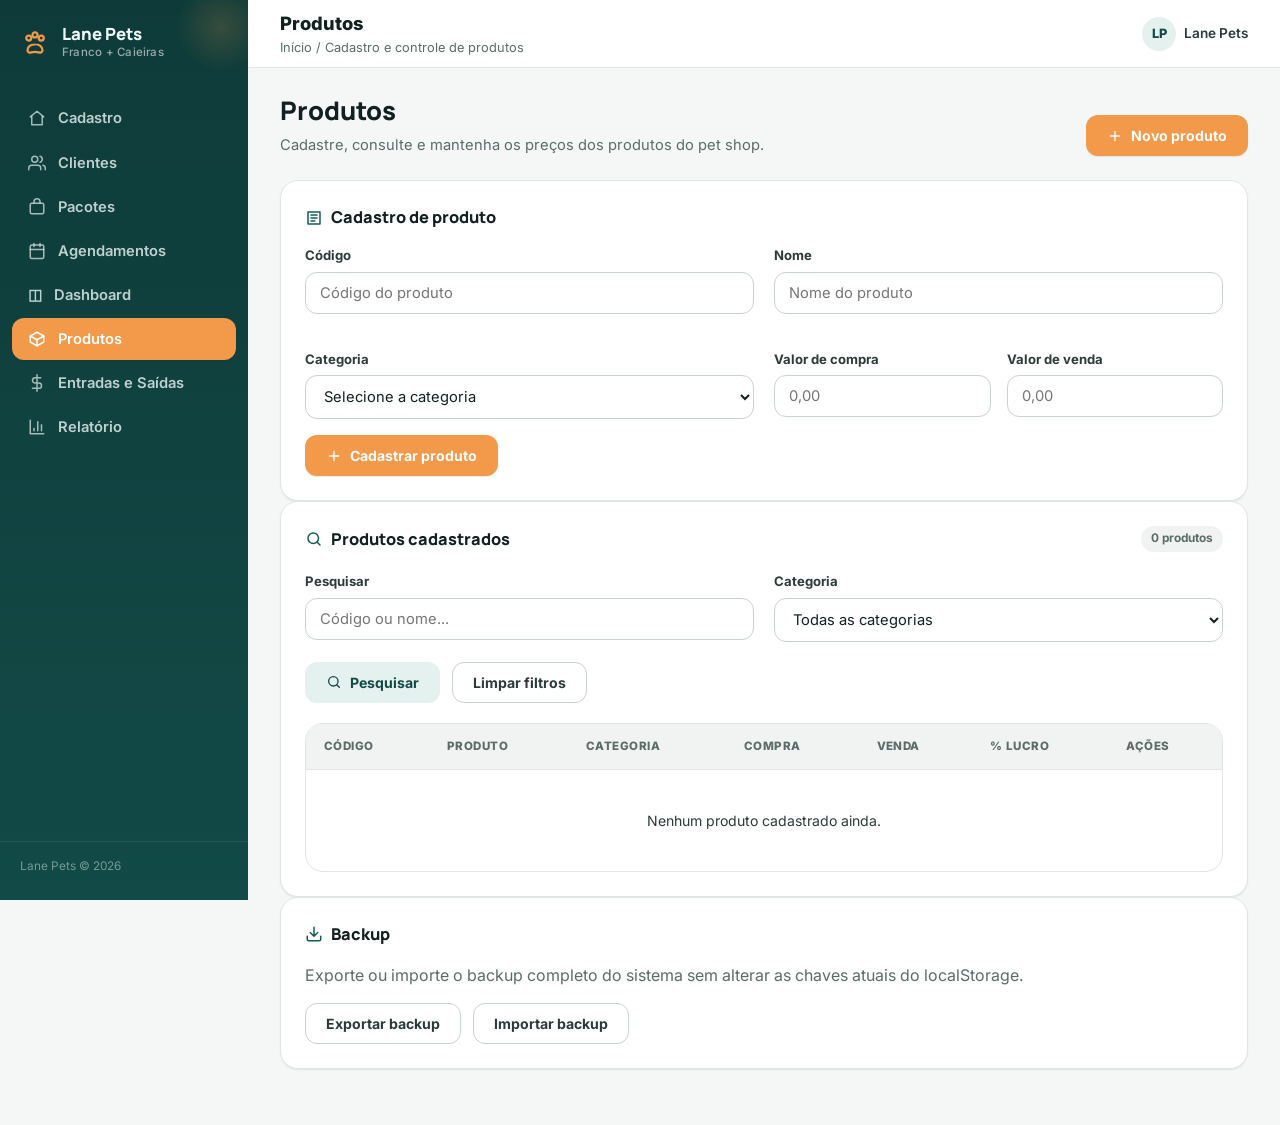
<file: Produtos.html>
<!DOCTYPE html>
<html lang="pt-BR">
<head>
  <meta charset="UTF-8">
  <meta name="viewport" content="width=device-width, initial-scale=1.0">
  <title>Produtos | Lane Pets Caieiras</title>
  <link rel="stylesheet" href="design-system.css">
  <style>
    .produto-form-actions,
    .produto-filter-actions,
    .produto-backup-actions { display:flex; align-items:center; justify-content:flex-start; gap:var(--sp-3); flex-wrap:wrap; }
    .produto-section-head { display:flex; align-items:center; justify-content:space-between; gap:var(--sp-3); margin-bottom:var(--sp-5); }
    .produto-section-head .section-title { margin-bottom:0; }
    .empty-cell { padding:var(--sp-8) !important; color:var(--ink-500); }
    .produto-actions { display:flex; gap:var(--sp-2); flex-wrap:wrap; }
    @media (max-width:640px) {
      .produto-form-actions .btn,
      .produto-filter-actions .btn,
      .produto-backup-actions .btn { width:100%; }
      .produto-section-head { align-items:flex-start; }
    }
  </style>
  <script src="js/config.js"></script>
  <script src="js/api.js"></script>
</head>
<body>
<div class="app-shell">
  <aside class="sidebar">
    <div class="sidebar-brand">
      <svg width="30" height="30" viewBox="0 0 24 24" fill="none" stroke="#F2994A" stroke-width="1.8" stroke-linecap="round" stroke-linejoin="round" aria-hidden="true">
        <circle cx="7" cy="8" r="2"/><circle cx="12" cy="5.5" r="2"/><circle cx="17" cy="8" r="2"/>
        <path d="M12 13c-3.3 0-6 2.1-6 4.7 0 1.6 1.5 2.3 3 1.8.9-.3 1.9-.5 3-.5s2.1.2 3 .5c1.5.5 3-.2 3-1.8 0-2.6-2.7-4.7-6-4.7Z"/>
      </svg>
      <div><div class="brand-name">Lane Pets</div><span class="brand-sub">Franco + Caieiras</span></div>
      <button class="sidebar-close hide-desktop" aria-label="Fechar menu">
        <svg width="20" height="20" viewBox="0 0 24 24" fill="none" stroke="currentColor" stroke-width="2" stroke-linecap="round"><path d="M18 6 6 18M6 6l12 12"/></svg>
      </button>
    </div>

    <nav class="sidebar-nav" aria-label="Navegação principal">
      <a class="nav-item" href="index.html">
        <svg width="18" height="18" viewBox="0 0 24 24" fill="none" stroke="currentColor" stroke-width="2" stroke-linecap="round" stroke-linejoin="round"><path d="M3 10.5 12 3l9 7.5"/><path d="M5 9.5V21h14V9.5"/></svg>
        Cadastro
      </a>
      <a class="nav-item" href="clientes.html">
        <svg width="18" height="18" viewBox="0 0 24 24" fill="none" stroke="currentColor" stroke-width="2" stroke-linecap="round" stroke-linejoin="round"><path d="M17 21v-2a4 4 0 0 0-4-4H5a4 4 0 0 0-4 4v2"/><circle cx="9" cy="7" r="4"/><path d="M23 21v-2a4 4 0 0 0-3-3.87"/><path d="M16 3.13a4 4 0 0 1 0 7.75"/></svg>
        Clientes
      </a>
      <a class="nav-item" href="clientes_pacote.html">
        <svg width="18" height="18" viewBox="0 0 24 24" fill="none" stroke="currentColor" stroke-width="2" stroke-linecap="round" stroke-linejoin="round"><rect x="3" y="7" width="18" height="14" rx="2"/><path d="M8 7V5a4 4 0 0 1 8 0v2"/></svg>
        Pacotes
      </a>
      <a class="nav-item" href="agendamentos.html">
        <svg width="18" height="18" viewBox="0 0 24 24" fill="none" stroke="currentColor" stroke-width="2" stroke-linecap="round" stroke-linejoin="round"><rect x="3" y="4" width="18" height="18" rx="2"/><path d="M16 2v4M8 2v4M3 10h18"/></svg>
        Agendamentos
      </a><a class="nav-item" href="dashboard_financeiro.html">◫ <span>Dashboard</span></a>
      <a class="nav-item active" href="Produtos.html" aria-current="page">
        <svg width="18" height="18" viewBox="0 0 24 24" fill="none" stroke="currentColor" stroke-width="2" stroke-linecap="round" stroke-linejoin="round"><path d="m21 8-9-5-9 5 9 5 9-5Z"/><path d="M3 8v8l9 5 9-5V8"/><path d="M12 13v8"/></svg>
        Produtos
      </a>
      <a class="nav-item" href="entradas_e_saidas.html">
        <svg width="18" height="18" viewBox="0 0 24 24" fill="none" stroke="currentColor" stroke-width="2" stroke-linecap="round" stroke-linejoin="round"><path d="M12 1v22M17 5H9.5a3.5 3.5 0 0 0 0 7h5a3.5 3.5 0 0 1 0 7H6"/></svg>
        Entradas e Saídas
      </a>
      <a class="nav-item" href="relatorio.html">
        <svg width="18" height="18" viewBox="0 0 24 24" fill="none" stroke="currentColor" stroke-width="2" stroke-linecap="round" stroke-linejoin="round"><path d="M3 3v18h18"/><path d="M18 17V9M13 17V5M8 17v-3"/></svg>
        Relatório
      </a>
    </nav>
    <div class="sidebar-foot">Lane Pets © 2026</div>
  </aside>

  <div class="main-area">
    <header class="topbar">
      <div class="topbar-left">
        <button class="menu-toggle hide-desktop" aria-label="Abrir menu">
          <svg width="20" height="20" viewBox="0 0 24 24" fill="none" stroke="currentColor" stroke-width="2" stroke-linecap="round"><path d="M3 6h18M3 12h18M3 18h18"/></svg>
        </button>
        <div>
          <div class="topbar-title">Produtos</div>
          <div class="topbar-breadcrumb hide-mobile">Início / Cadastro e controle de produtos</div>
        </div>
      </div>
      <div class="topbar-right">
        <div class="topbar-user"><div class="avatar">LP</div><span>Lane Pets</span></div>
      </div>
    </header>

    <main class="page-content">
      <div class="page-header">
        <div>
          <h1>Produtos</h1>
          <p>Cadastre, consulte e mantenha os preços dos produtos do pet shop.</p>
        </div>
        <button type="button" class="btn btn-primary" id="btnNovoProduto">
          <svg width="16" height="16" viewBox="0 0 24 24" fill="none" stroke="currentColor" stroke-width="2" stroke-linecap="round" stroke-linejoin="round"><path d="M12 5v14M5 12h14"/></svg>
          Novo produto
        </button>
      </div>

      <section class="card" id="formProdutoCard">
        <h2 class="section-title">
          <svg width="18" height="18" viewBox="0 0 24 24" fill="none" stroke="var(--brand-700)" stroke-width="2" stroke-linecap="round" stroke-linejoin="round"><path d="M4 4h16v16H4z"/><path d="M8 8h8M8 12h8M8 16h5"/></svg>
          Cadastro de produto
        </h2>

        <form id="formProduto" autocomplete="off">
          <div class="grid grid-2">
            <div class="field">
              <label for="codigoProduto">Código</label>
              <input type="text" id="codigoProduto" placeholder="Código do produto" required>
            </div>
            <div class="field">
              <label for="nomeProduto">Nome</label>
              <input type="text" id="nomeProduto" placeholder="Nome do produto" required>
            </div>
            <div class="field">
              <label for="categoriaProduto">Categoria</label>
              <select id="categoriaProduto" required>
                <option value="">Selecione a categoria</option>
                <option value="Brinquedo">Brinquedo</option>
                <option value="Acessório">Acessório</option>
                <option value="Roupa">Roupa</option>
                <option value="Ração">Ração</option>
                <option value="Higiene">Higiene</option>
              </select>
            </div>
            <div class="field-row">
              <div class="field">
                <label for="valorCompraProduto">Valor de compra</label>
                <input type="number" id="valorCompraProduto" placeholder="0,00" min="0" step="0.01" required>
              </div>
              <div class="field">
                <label for="valorVendaProduto">Valor de venda</label>
                <input type="number" id="valorVendaProduto" placeholder="0,00" min="0" step="0.01" required>
              </div>
            </div>
          </div>
          <div class="produto-form-actions">
            <button type="submit" class="btn btn-primary" id="btnCadastrarProduto">
              <svg width="16" height="16" viewBox="0 0 24 24" fill="none" stroke="currentColor" stroke-width="2" stroke-linecap="round" stroke-linejoin="round"><path d="M12 5v14M5 12h14"/></svg>
              Cadastrar produto
            </button>
          </div>
        </form>
      </section>

      <section class="card">
        <div class="produto-section-head">
          <h2 class="section-title" style="margin-bottom:0;">
            <svg width="18" height="18" viewBox="0 0 24 24" fill="none" stroke="var(--brand-700)" stroke-width="2" stroke-linecap="round" stroke-linejoin="round"><circle cx="11" cy="11" r="7"/><path d="m20 20-4-4"/></svg>
            Produtos cadastrados
          </h2>
          <span id="contadorProdutos" class="badge badge-neutral">0</span>
        </div>

        <div class="grid grid-2" style="margin-bottom:var(--sp-5);">
          <div class="field" style="margin-bottom:0;">
            <label for="filtro">Pesquisar</label>
            <input type="text" id="filtro" placeholder="Código ou nome..." autocomplete="off">
          </div>
          <div class="field" style="margin-bottom:0;">
            <label for="filtroCategoria">Categoria</label>
            <select id="filtroCategoria">
              <option value="">Todas as categorias</option>
              <option value="Brinquedo">Brinquedo</option>
              <option value="Acessório">Acessório</option>
              <option value="Roupa">Roupa</option>
              <option value="Ração">Ração</option>
              <option value="Higiene">Higiene</option>
            </select>
          </div>
        </div>
        <div class="produto-form-actions" style="justify-content:flex-start;margin-top:0;">
          <button type="button" class="btn btn-secondary" id="btnPesquisar">
            <svg width="16" height="16" viewBox="0 0 24 24" fill="none" stroke="currentColor" stroke-width="2" stroke-linecap="round" stroke-linejoin="round"><circle cx="11" cy="11" r="7"/><path d="m20 20-4-4"/></svg>
            Pesquisar
          </button>
          <button type="button" class="btn btn-outline" id="btnLimparFiltro">Limpar filtros</button>
        </div>

        <div class="table-wrap" style="margin-top:var(--sp-5);">
          <table class="data-table" id="tabelaProdutos">
            <thead>
              <tr>
                <th>Código</th>
                <th>Produto</th>
                <th>Categoria</th>
                <th>Compra</th>
                <th>Venda</th>
                <th>% Lucro</th>
                <th>Ações</th>
              </tr>
            </thead>
            <tbody></tbody>
          </table>
        </div>
      </section>

      <section class="card">
        <h2 class="section-title">
          <svg width="18" height="18" viewBox="0 0 24 24" fill="none" stroke="var(--brand-700)" stroke-width="2" stroke-linecap="round" stroke-linejoin="round"><path d="M21 15v4a2 2 0 0 1-2 2H5a2 2 0 0 1-2-2v-4"/><path d="m7 10 5 5 5-5M12 15V3"/></svg>
          Backup
        </h2>
        <p class="text-muted">Exporte ou importe o backup completo do sistema sem alterar as chaves atuais do localStorage.</p>
        <div class="produto-form-actions" style="justify-content:flex-start;">
          <button type="button" class="btn btn-outline" onclick="exportarBackupCompleto()">
            Exportar backup
          </button>
          <input type="file" id="importarBackupInput" accept=".json,application/json" onchange="importarBackupCompleto(this)" hidden>
          <button type="button" class="btn btn-outline" onclick="document.getElementById('importarBackupInput').click()">
            Importar backup
          </button>
        </div>
      </section>
    </main>
  </div>
</div>

<div id="modalEditar" class="modal-overlay" aria-hidden="true">
  <form id="formEditar" class="modal-box" autocomplete="off">
    <div class="modal-head">
      <h2>Editar produto</h2>
      <button type="button" class="modal-close" id="btnFecharModal" aria-label="Fechar">
        <svg width="20" height="20" viewBox="0 0 24 24" fill="none" stroke="currentColor" stroke-width="2" stroke-linecap="round"><path d="M18 6 6 18M6 6l12 12"/></svg>
      </button>
    </div>

    <input type="hidden" id="editProdutoIndex">
    <div class="field">
      <label for="editCodigoProduto">Código</label>
      <input type="text" id="editCodigoProduto" required>
    </div>
    <div class="field">
      <label for="editNomeProduto">Nome</label>
      <input type="text" id="editNomeProduto" required>
    </div>
    <div class="field">
      <label for="editCategoriaProduto">Categoria</label>
      <select id="editCategoriaProduto" required>
        <option value="">Selecione a categoria</option>
        <option value="Brinquedo">Brinquedo</option>
        <option value="Acessório">Acessório</option>
        <option value="Roupa">Roupa</option>
        <option value="Ração">Ração</option>
        <option value="Higiene">Higiene</option>
      </select>
    </div>
    <div class="field-row">
      <div class="field">
        <label for="editValorCompraProduto">Valor de compra</label>
        <input type="number" id="editValorCompraProduto" min="0" step="0.01" required>
      </div>
      <div class="field">
        <label for="editValorVendaProduto">Valor de venda</label>
        <input type="number" id="editValorVendaProduto" min="0" step="0.01" required>
      </div>
    </div>

    <div class="modal-actions">
      <button type="button" class="btn btn-outline" id="btnCancelarModal">Cancelar</button>
      <button type="submit" class="btn btn-primary" id="btnSalvarProduto">Salvar alterações</button>
    </div>
  </form>
</div>

<script src="ui-kit.js"></script>
<script>
  let produtos = JSON.parse(localStorage.getItem('produtos') || '[]');

  function salvarProdutos() {
    localStorage.setItem('produtos', JSON.stringify(produtos));
  }

  function formatarMoeda(valor) {
    return Number(valor).toLocaleString('pt-BR', { minimumFractionDigits: 2, maximumFractionDigits: 2 });
  }

  function obterValoresProduto(prefixo = '') {
    const codigo = document.getElementById(prefixo + 'codigoProduto').value.trim();
    const nome = document.getElementById(prefixo + 'nomeProduto').value.trim();
    const categoria = document.getElementById(prefixo + 'categoriaProduto').value;
    const compraTexto = document.getElementById(prefixo + 'valorCompraProduto').value;
    const vendaTexto = document.getElementById(prefixo + 'valorVendaProduto').value;
    const valorCompra = Number(compraTexto);
    const valorVenda = Number(vendaTexto);

    if (!codigo || !nome || !categoria || compraTexto === '' || vendaTexto === '') {
      toast('Preencha todos os campos antes de continuar.', 'error');
      return null;
    }

    if (!Number.isFinite(valorCompra) || valorCompra < 0 || !Number.isFinite(valorVenda) || valorVenda < 0) {
      toast('Informe valores de compra e venda válidos.', 'error');
      return null;
    }

    return { codigo, nome, categoria, valorCompra, valorVenda };
  }

  function cadastrarProduto() {
    const dados = obterValoresProduto();

    if (!dados) return false;

    const existe = produtos.some(p => String(p.codigo || '').toLowerCase() === dados.codigo.toLowerCase());
    if (existe) {
      toast('Já existe um produto cadastrado com este código.', 'error');
      return false;
    }

    produtos.push(dados);
    salvarProdutos();
    carregarTabela();

    document.getElementById('codigoProduto').value = '';
    document.getElementById('nomeProduto').value = '';
    document.getElementById('categoriaProduto').value = '';
    document.getElementById('valorCompraProduto').value = '';
    document.getElementById('valorVendaProduto').value = '';
    document.getElementById('codigoProduto').focus();

    toast('Produto cadastrado com sucesso.', 'success');
    return true;
  }

  function carregarTabela() {
    const filtro = document.getElementById('filtro').value.trim().toLowerCase();
    const filtroCategoria = document.getElementById('filtroCategoria').value;
    const tbody = document.querySelector('#tabelaProdutos tbody');
    const contador = document.getElementById('contadorProdutos');

    const produtosFiltrados = produtos
      .map((produto, index) => ({ produto, index }))
      .filter(item => {
        const produto = item.produto;
        const codigo = String(produto.codigo || '').toLowerCase();
        const nome = String(produto.nome || '').toLowerCase();
        if (filtro && !codigo.includes(filtro) && !nome.includes(filtro)) return false;
        if (filtroCategoria && produto.categoria !== filtroCategoria) return false;
        return true;
      });

    contador.textContent = `${produtosFiltrados.length} ${produtosFiltrados.length === 1 ? 'produto' : 'produtos'}`;
    tbody.innerHTML = '';

    if (produtosFiltrados.length === 0) {
      const linha = document.createElement('tr');
      const celula = document.createElement('td');
      celula.colSpan = 7;
      celula.style.textAlign = 'center';
      celula.className = 'empty-cell';
      celula.textContent = produtos.length
        ? 'Nenhum produto corresponde aos filtros informados.'
        : 'Nenhum produto cadastrado ainda.';
      linha.appendChild(celula);
      tbody.appendChild(linha);
      return;
    }

    produtosFiltrados.forEach(({ produto, index }) => {
      const linha = document.createElement('tr');

      const tdCodigo = document.createElement('td');
      tdCodigo.textContent = produto.codigo || '-';

      const tdNome = document.createElement('td');
      tdNome.textContent = produto.nome || '-';

      const tdCategoria = document.createElement('td');
      tdCategoria.innerHTML = `<span class="badge badge-neutral"></span>`;
      tdCategoria.querySelector('.badge').textContent = produto.categoria || '-';

      const tdCompra = document.createElement('td');
      tdCompra.textContent = 'R$ ' + formatarMoeda(produto.valorCompra);

      const tdVenda = document.createElement('td');
      tdVenda.textContent = 'R$ ' + formatarMoeda(produto.valorVenda);

      const tdLucro = document.createElement('td');
      const valorCompra = Number(produto.valorCompra) || 0;
      const valorVenda = Number(produto.valorVenda) || 0;
      const lucroPercentual = valorCompra > 0 ? ((valorVenda - valorCompra) / valorCompra) * 100 : 0;
      tdLucro.innerHTML = `<span class="${lucroPercentual >= 0 ? 'badge badge-success' : 'badge badge-danger'}"></span>`;
      tdLucro.querySelector('.badge').textContent = `${lucroPercentual.toFixed(2)} %`;

      const tdAcoes = document.createElement('td');
      tdAcoes.className = 'row-actions';

      const btnEditar = document.createElement('button');
      btnEditar.className = 'btn btn-outline btn-sm';
      btnEditar.type = 'button';
      btnEditar.textContent = 'Editar';
      btnEditar.addEventListener('click', () => abrirModalEditar(index));

      const btnExcluir = document.createElement('button');
      btnExcluir.className = 'btn btn-danger btn-sm';
      btnExcluir.type = 'button';
      btnExcluir.textContent = 'Excluir';
      btnExcluir.addEventListener('click', () => excluirProduto(index));

      tdAcoes.appendChild(btnEditar);
      tdAcoes.appendChild(btnExcluir);

      [tdCodigo, tdNome, tdCategoria, tdCompra, tdVenda, tdLucro, tdAcoes].forEach(td => linha.appendChild(td));
      tbody.appendChild(linha);
    });
  }

  async function excluirProduto(index) {
    const produto = produtos[index];
    if (!produto) return;

    const ok = await confirmarAcao({
      titulo: 'Excluir produto?',
      texto: `O produto "${produto.nome}" será removido permanentemente.`,
      textoBotao: 'Excluir'
    });

    if (!ok) return;

    produtos.splice(index, 1);
    salvarProdutos();
    carregarTabela();
    toast('Produto excluído.', 'success');
  }

  function abrirModalEditar(index) {
    const produto = produtos[index];
    if (!produto) return;

    document.getElementById('editProdutoIndex').value = index;
    document.getElementById('editCodigoProduto').value = produto.codigo || '';
    document.getElementById('editNomeProduto').value = produto.nome || '';
    document.getElementById('editCategoriaProduto').value = produto.categoria || '';
    document.getElementById('editValorCompraProduto').value = produto.valorCompra ?? '';
    document.getElementById('editValorVendaProduto').value = produto.valorVenda ?? '';

    const modal = document.getElementById('modalEditar');
    modal.classList.add('ativo');
    modal.setAttribute('aria-hidden', 'false');
    setTimeout(() => document.getElementById('editCodigoProduto').focus(), 50);
  }

  function fecharModalEditar() {
    const modal = document.getElementById('modalEditar');
    modal.classList.remove('ativo');
    modal.setAttribute('aria-hidden', 'true');
  }

  document.getElementById('formEditar').addEventListener('submit', function(e) {
    e.preventDefault();

    const index = Number(document.getElementById('editProdutoIndex').value);
    const codigo = document.getElementById('editCodigoProduto').value.trim();
    const nome = document.getElementById('editNomeProduto').value.trim();
    const categoria = document.getElementById('editCategoriaProduto').value;
    const compraTexto = document.getElementById('editValorCompraProduto').value;
    const vendaTexto = document.getElementById('editValorVendaProduto').value;
    const valorCompra = Number(compraTexto);
    const valorVenda = Number(vendaTexto);

    if (!codigo || !nome || !categoria || compraTexto === '' || vendaTexto === '') {
      toast('Preencha todos os campos antes de salvar.', 'error');
      return;
    }

    if (!Number.isFinite(valorCompra) || valorCompra < 0 || !Number.isFinite(valorVenda) || valorVenda < 0) {
      toast('Informe valores de compra e venda válidos.', 'error');
      return;
    }

    const existeOutro = produtos.some((item, i) =>
      i !== index && String(item.codigo || '').toLowerCase() === codigo.toLowerCase()
    );
    if (existeOutro) {
      toast('Já existe outro produto com este código.', 'error');
      return;
    }

    if (!produtos[index]) {
      toast('Produto não encontrado. Atualize a página e tente novamente.', 'error');
      fecharModalEditar();
      return;
    }

    produtos[index] = { codigo, nome, categoria, valorCompra, valorVenda };
    salvarProdutos();
    carregarTabela();
    fecharModalEditar();
    toast('Produto atualizado com sucesso.', 'success');
  });

  document.getElementById('formProduto').addEventListener('submit', function(e) {
    e.preventDefault();
    const btn = document.getElementById('btnCadastrarProduto');
    comLoading(btn, 'Cadastrando...', () => cadastrarProduto());
  });

  document.getElementById('btnNovoProduto').addEventListener('click', function() {
    document.getElementById('formProdutoCard').scrollIntoView({ behavior: 'smooth', block: 'start' });
    setTimeout(() => document.getElementById('codigoProduto').focus(), 250);
  });

  document.getElementById('btnPesquisar').addEventListener('click', carregarTabela);
  document.getElementById('filtro').addEventListener('keydown', function(e) {
    if (e.key === 'Enter') {
      e.preventDefault();
      carregarTabela();
    }
  });
  document.getElementById('filtroCategoria').addEventListener('change', carregarTabela);

  document.getElementById('btnLimparFiltro').addEventListener('click', function() {
    document.getElementById('filtro').value = '';
    document.getElementById('filtroCategoria').value = '';
    carregarTabela();
  });

  document.getElementById('btnFecharModal').addEventListener('click', fecharModalEditar);
  document.getElementById('btnCancelarModal').addEventListener('click', fecharModalEditar);
  document.getElementById('modalEditar').addEventListener('mousedown', function(e) {
    if (e.target === this) fecharModalEditar();
  });

  document.addEventListener('keydown', function(e) {
    if (e.key === 'Escape' && document.getElementById('modalEditar').classList.contains('ativo')) {
      fecharModalEditar();
    }
  });

  function exportarBackupCompleto(filename = 'backup-petshop.json') {
    const dados = {};
    for (let i = 0; i < localStorage.length; i++) {
      const key = localStorage.key(i);
      dados[key] = localStorage.getItem(key);
    }
    const blob = new Blob([JSON.stringify(dados, null, 2)], { type: 'application/json' });
    const url = URL.createObjectURL(blob);
    const a = document.createElement('a');
    a.href = url;
    a.download = filename;
    a.click();
    URL.revokeObjectURL(url);
    toast('Backup exportado com sucesso.', 'success');
  }

  function importarBackupCompleto(input) {
    if (!input.files.length) return;

    const file = input.files[0];
    const reader = new FileReader();

    reader.onload = function(e) {
      try {
        const dados = JSON.parse(e.target.result);
        if (!dados || typeof dados !== 'object' || Array.isArray(dados)) {
          throw new Error('Formato de backup inválido.');
        }

        Object.keys(dados).forEach(key => {
          localStorage.setItem(key, dados[key]);
        });

        toast('Backup importado com sucesso. Recarregando...', 'success');
        setTimeout(() => location.reload(), 650);
      } catch (err) {
        toast('Falha ao importar backup. Verifique o arquivo e tente novamente.', 'error');
        console.error(err);
      } finally {
        input.value = '';
      }
    };

    reader.readAsText(file, 'UTF-8');
  }

  window.addEventListener('load', carregarTabela);
</script>
</body>
</html>
</file>
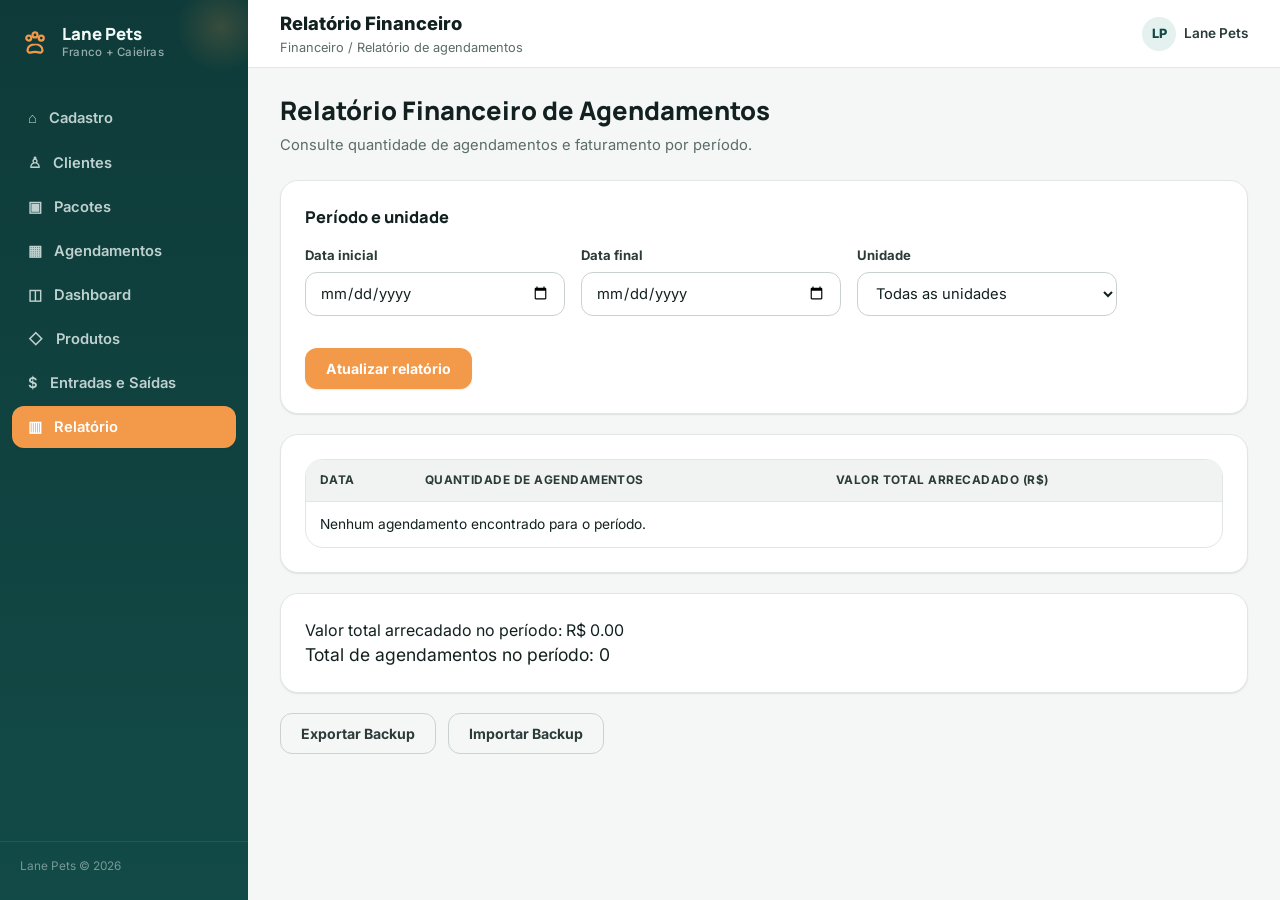
<file: relatorio.html>
<!DOCTYPE html><html lang="pt-BR"><head><meta charset="UTF-8"><meta name="viewport" content="width=device-width, initial-scale=1.0"><title>Relatório Financeiro - Lane Pets</title><link rel="stylesheet" href="design-system.css"><style>
    .filter-grid{display:grid;grid-template-columns:repeat(4,minmax(150px,1fr));gap:var(--sp-4);align-items:end}.filter-actions{display:flex;gap:var(--sp-2);flex-wrap:wrap}.table-wrap{overflow:auto;border:1px solid var(--border);border-radius:var(--r-lg);background:var(--surface)}table{width:100%;border-collapse:separate;border-spacing:0;min-width:720px}th{background:var(--surface-muted);color:var(--ink-700);font-size:.74rem;text-transform:uppercase;letter-spacing:.04em;text-align:left;padding:12px 14px;border-bottom:1px solid var(--border)}td{padding:12px 14px;border-bottom:1px solid var(--border);font-size:.86rem}tbody tr:hover{background:var(--surface-muted)}tbody tr:last-child td{border-bottom:0}.form-grid{display:grid;grid-template-columns:repeat(3,1fr);gap:var(--sp-4)}.form-actions{display:flex;justify-content:flex-end;gap:var(--sp-3);margin-top:var(--sp-2)}.money-summary{display:grid;grid-template-columns:repeat(3,1fr);gap:var(--sp-4)}.summary-item{padding:var(--sp-4);border:1px solid var(--border);border-radius:var(--r-md);background:var(--surface-muted)}.summary-label{font-size:.75rem;color:var(--ink-500);font-weight:700}.summary-value{font:800 1.35rem var(--font-display);margin-top:4px}.backup-buttons-container{display:flex;gap:var(--sp-3);flex-wrap:wrap;margin-top:var(--sp-5)}.modal-overlay{display:none;position:fixed;inset:0;background:rgba(18,33,31,.58);z-index:1000;align-items:center;justify-content:center;padding:20px}.modal-overlay.ativo{display:flex}#modalEditarES{display:none;position:fixed;inset:0;background:rgba(18,33,31,.58);z-index:1000;align-items:center;justify-content:center;padding:20px}#modalEditarES[style*="flex"]{display:flex}#formEditarES{width:min(620px,100%);background:var(--surface);border:1px solid var(--border);border-radius:var(--r-lg);padding:var(--sp-6);box-shadow:var(--shadow-lg)}#avisoSucesso{display:none}@media(max-width:900px){.filter-grid,.form-grid,.money-summary{grid-template-columns:1fr}.page-content{padding:var(--sp-5) var(--sp-4) var(--sp-8)}}
  </style>  <script src="js/config.js"></script>
  <script src="js/api.js"></script>
</head><body><div class="app-shell"><aside class="sidebar"><div class="sidebar-brand"><svg width="30" height="30" viewBox="0 0 24 24" fill="none" stroke="#F2994A" stroke-width="1.8"><circle cx="7" cy="8" r="2"/><circle cx="12" cy="5.5" r="2"/><circle cx="17" cy="8" r="2"/><path d="M12 13c-3.3 0-6 2.1-6 4.7 0 1.6 1.5 2.3 3 1.8.9-.3 1.9-.5 3-.5s2.1.2 3 .5c1.5.5 3-.2 3-1.8 0-2.6-2.7-4.7-6-4.7Z"/></svg><div><div class="brand-name">Lane Pets</div><span class="brand-sub">Franco + Caieiras</span></div><button class="sidebar-close hide-desktop" aria-label="Fechar menu">×</button></div><nav class="sidebar-nav"><a class="nav-item" href="index.html">⌂ <span>Cadastro</span></a><a class="nav-item" href="clientes.html">♙ <span>Clientes</span></a><a class="nav-item" href="clientes_pacote.html">▣ <span>Pacotes</span></a><a class="nav-item" href="agendamentos.html">▦ <span>Agendamentos</span></a><a class="nav-item" href="dashboard_financeiro.html">◫ <span>Dashboard</span></a><a class="nav-item" href="Produtos.html">◇ <span>Produtos</span></a><a class="nav-item" href="entradas_e_saidas.html">$ <span>Entradas e Saídas</span></a><a class="nav-item active" href="relatorio.html">▥ <span>Relatório</span></a></nav><div class="sidebar-foot">Lane Pets © 2026</div></aside><div class="main-area"><header class="topbar"><div class="topbar-left"><button class="menu-toggle hide-desktop" aria-label="Abrir menu">☰</button><div><div class="topbar-title">Relatório Financeiro</div><div class="topbar-breadcrumb hide-mobile">Financeiro / Relatório de agendamentos</div></div></div><div class="topbar-right"><div class="topbar-user"><div class="avatar">LP</div><span>Lane Pets</span></div></div></header><main class="page-content"><div class="page-header"><div><h1>Relatório Financeiro de Agendamentos</h1><p>Consulte quantidade de agendamentos e faturamento por período.</p></div></div>
<section class="card" style="margin-bottom:var(--sp-5)"><h2 class="section-title">Período e unidade</h2><div class="filter-grid" style="grid-template-columns:repeat(3,minmax(180px,260px))"><div class="field"><label for="filtroDataInicio">Data inicial</label><input class="input" type="date" id="filtroDataInicio" onchange="gerarRelatorio()"></div><div class="field"><label for="filtroDataFim">Data final</label><input class="input" type="date" id="filtroDataFim" onchange="gerarRelatorio()"></div><div class="field"><label for="filtroUnidade">Unidade</label><select class="input" id="filtroUnidade" onchange="gerarRelatorio()"><option value="todas">Todas as unidades</option><option value="franco">Franco da Rocha</option><option value="caieiras">Caieiras</option><option value="sem-unidade">Sem unidade / antigos</option></select></div></div><div class="filter-actions" style="margin-top:var(--sp-4)"><button class="btn btn-primary" onclick="gerarRelatorio()">Atualizar relatório</button></div></section>
<section class="card"><div class="table-wrap"><table id="tabelaRelatorio"><thead><tr><th>Data</th><th>Quantidade de Agendamentos</th><th>Valor Total Arrecadado (R$)</th></tr></thead><tbody></tbody></table></div></section><section class="card" id="totalGeral" style="margin-top:var(--sp-5)"></section>
<div class="backup-buttons-container"><button class="btn btn-outline" onclick="exportarBackupCompleto()">Exportar Backup</button><input type="file" id="importarBackupInput" onchange="importarBackupCompleto(this)" style="display:none"><button class="btn btn-outline" onclick="document.getElementById('importarBackupInput').click()">Importar Backup</button></div></main></div></div><script src="ui-kit.js"></script>
  <script>
  // backup genérico
  function exportarBackupCompleto(filename = 'backup-petshop.json') {
    const dados = {};
    for (let i = 0; i < localStorage.length; i++) {
      const key = localStorage.key(i);
      dados[key] = localStorage.getItem(key);
    }
    const blob = new Blob([JSON.stringify(dados, null, 2)], {type: "application/json"});
    const url = URL.createObjectURL(blob);
    const a = document.createElement("a");
    a.href = url;
    a.download = filename;
    a.click();
    URL.revokeObjectURL(url);
  }

  function importarBackupCompleto(input) {
    if (!input.files.length) return;
    const file = input.files[0];
    const reader = new FileReader();
    reader.onload = function(e) {
      try {
        const dados = JSON.parse(e.target.result);
        for (const key in dados) {
          localStorage.setItem(key, dados[key]);
        }
        toast("Backup importado com sucesso!", "success");
        location.reload();
      } catch (err) {
        toast("Arquivo inválido!", "error");
      }
    };
    reader.readAsText(file);
  }

  function gerarRelatorio() {
    const agendamentos = JSON.parse(localStorage.getItem("agendamentos") || "[]");
    const dataInicio = document.getElementById("filtroDataInicio").value;
    const dataFim = document.getElementById("filtroDataFim").value;

    localStorage.setItem("filtrosRelatorio", JSON.stringify({
      dataInicio,
      dataFim
    }));

    const resumo = {};
    let totalGeral = 0;
    let totalAgendamentosPeriodo = 0;

    agendamentos.forEach(a => {
      if (!a.dataHora) return;
      const unidadeFiltro = document.getElementById("filtroUnidade").value;
      const unidadeAgendamento = (a.unidade === "franco" || a.unidade === "caieiras") ? a.unidade : "sem-unidade";
      if (unidadeFiltro !== "todas" && unidadeAgendamento !== unidadeFiltro) return;
      const data = a.dataHora.slice(0, 10);

      if (dataInicio && data < dataInicio) return;
      if (dataFim && data > dataFim) return;

      if (!resumo[data]) {
        resumo[data] = { quantidade: 0, valor: 0 };
      }
      resumo[data].quantidade += 1;
      resumo[data].valor += (typeof a.total === "number" ? a.total : 0);
      totalGeral += (typeof a.total === "number" ? a.total : 0);
      totalAgendamentosPeriodo += 1;
    });

    const datasOrdenadas = Object.keys(resumo).sort();

    const tbody = document.getElementById("tabelaRelatorio").querySelector("tbody");
    tbody.innerHTML = "";
    if (datasOrdenadas.length === 0) {
      tbody.innerHTML = "<tr><td colspan='3'>Nenhum agendamento encontrado para o período.</td></tr>";
    } else {
      datasOrdenadas.forEach(data => {
        const partes = data.split("-");
        const dataFormatada = `${partes[2]}/${partes[1]}/${partes[0]}`;
        const linha = `<tr>
          <td>${dataFormatada}</td>
          <td>${resumo[data].quantidade}</td>
          <td>R$ ${resumo[data].valor.toFixed(2)}</td>
        </tr>`;
        tbody.innerHTML += linha;
      });
    }

    document.getElementById("totalGeral").innerHTML =
      `Valor total arrecadado no período: R$ ${totalGeral.toFixed(2)}<br>
      <span style="font-size:1.1em;color:var(--secondary-color);">Total de agendamentos no período: ${totalAgendamentosPeriodo}</span>`;
  }

  window.onload = function() {
    const filtros = JSON.parse(localStorage.getItem("filtrosRelatorio") || "{}");
    if (filtros.dataInicio) document.getElementById("filtroDataInicio").value = filtros.dataInicio;
    if (filtros.dataFim) document.getElementById("filtroDataFim").value = filtros.dataFim;
    document.getElementById("filtroUnidade").value = "todas";
    gerarRelatorio();
  };
  </script>
</body></html>
</file>
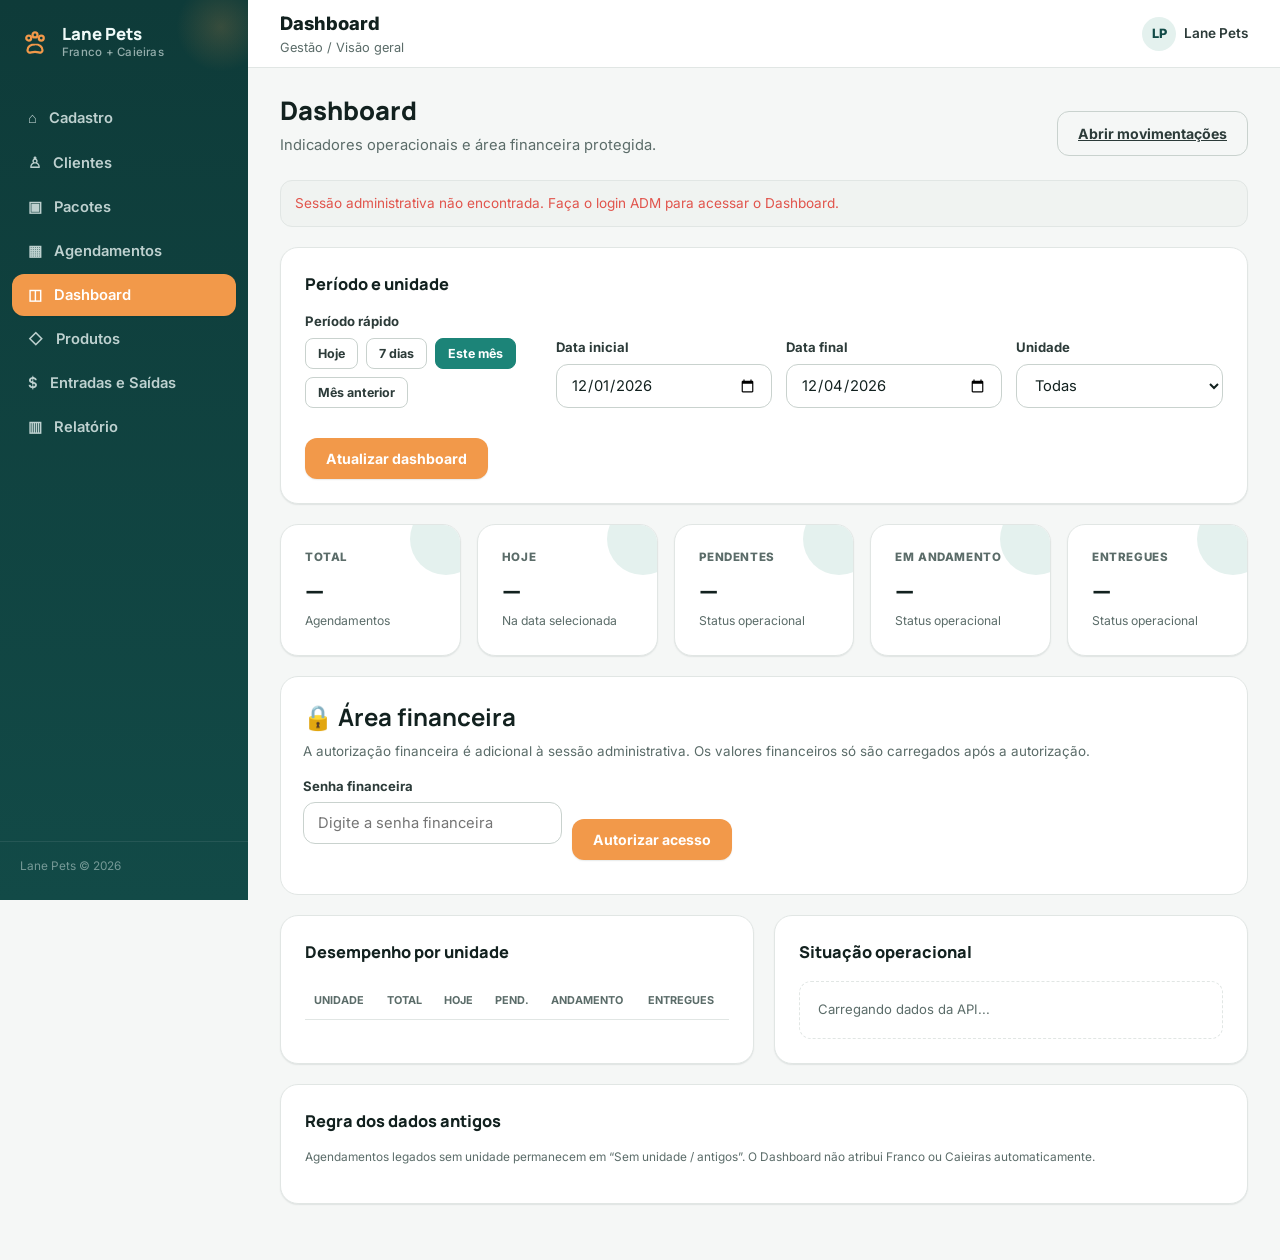
<file: Teste4Api/dashboard_financeiro.html.html>
<!DOCTYPE html>
<html lang="pt-BR">
<head>
<meta charset="UTF-8">
<meta name="viewport" content="width=device-width, initial-scale=1.0">
<title>Dashboard - Lane Pets</title>
<link rel="stylesheet" href="design-system.css">
<style>
  .dash-status{display:none;margin-bottom:20px;padding:12px 14px;border:1px solid var(--border);border-radius:12px;background:var(--surface-muted);font-size:.85rem}
  .dash-status.show{display:block}
  .dash-status.error{color:var(--danger-500)}
  .dash-status.success{color:var(--success-500)}

  .filter-card{margin-bottom:20px}
  .filter-grid{display:grid;grid-template-columns:1.1fr 1fr 1fr auto;gap:14px;align-items:end}
  .quick-periods{display:flex;gap:8px;flex-wrap:wrap}
  .quick-periods .active{background:var(--brand-500);color:#fff;border-color:var(--brand-500)}

  .kpi-grid{display:grid;grid-template-columns:repeat(5,1fr);gap:16px;margin-bottom:20px}
  .kpi{position:relative;overflow:hidden}
  .kpi-label{font-size:.72rem;font-weight:800;text-transform:uppercase;letter-spacing:.05em;color:var(--ink-500)}
  .kpi-value{margin-top:8px;font:800 1.55rem var(--font-display);color:var(--ink-900)}
  .kpi-meta{margin-top:5px;font-size:.76rem;color:var(--ink-500)}
  .kpi-dot{position:absolute;right:-22px;top:-22px;width:72px;height:72px;border-radius:50%;background:var(--brand-100)}

  .finance-lock{margin-bottom:20px;border:1px solid var(--border);background:var(--surface);border-radius:var(--r-lg);padding:22px}
  .finance-lock h2{margin:0 0 6px}
  .finance-lock p{margin:0 0 16px;color:var(--ink-500);font-size:.84rem}
  .finance-row{display:flex;gap:10px;align-items:end;flex-wrap:wrap}
  .finance-row .field{min-width:250px}
  .finance-unlocked{display:none}
  .finance-unlocked.show{display:block}

  .finance-grid{display:grid;grid-template-columns:repeat(4,1fr);gap:16px;margin:16px 0}
  .finance-card .value{font:800 1.4rem var(--font-display);margin-top:6px}
  .finance-card .label{font-size:.72rem;font-weight:800;text-transform:uppercase;color:var(--ink-500)}
  .finance-card .meta{font-size:.74rem;color:var(--ink-500);margin-top:5px}

  .section-grid{display:grid;grid-template-columns:1fr 1fr;gap:20px;margin-bottom:20px}
  .unit-table{width:100%;border-collapse:collapse}
  .unit-table th,.unit-table td{padding:11px 9px;border-bottom:1px solid var(--border);text-align:left;font-size:.8rem}
  .unit-table th{font-size:.68rem;text-transform:uppercase;color:var(--ink-500)}
  .unit-table tr:last-child td{border-bottom:0}
  .unit-note{margin-top:12px;font-size:.74rem;color:var(--ink-500)}
  .locked-note{padding:18px;border:1px dashed var(--border);border-radius:12px;color:var(--ink-500);font-size:.82rem}
  .positive{color:var(--success-500);font-weight:800}
  .negative{color:var(--danger-500);font-weight:800}

  .menu-toggle{cursor:pointer}

  @media(max-width:1100px){
    .kpi-grid{grid-template-columns:repeat(3,1fr)}
    .filter-grid{grid-template-columns:1fr 1fr}
    .finance-grid{grid-template-columns:repeat(2,1fr)}
  }
  @media(max-width:700px){
    .kpi-grid,.finance-grid,.section-grid{grid-template-columns:1fr}
    .filter-grid{grid-template-columns:1fr}
  }
</style>
<script src="js/config.js"></script>
<script src="js/api.js"></script>
</head>

<body>
<div class="app-shell">

  <aside class="sidebar">
    <div class="sidebar-brand">
      <svg width="30" height="30" viewBox="0 0 24 24" fill="none"
           stroke="#F2994A" stroke-width="1.8">
        <circle cx="7" cy="8" r="2"/>
        <circle cx="12" cy="5.5" r="2"/>
        <circle cx="17" cy="8" r="2"/>
        <path d="M12 13c-3.3 0-6 2.1-6 4.7 0 1.6 1.5 2.3 3 1.8.9-.3 1.9-.5 3-.5s2.1.2 3 .5c1.5.5 3-.2 3-1.8 0-2.6-2.7-4.7-6-4.7Z"/>
      </svg>
      <div>
        <div class="brand-name">Lane Pets</div>
        <span class="brand-sub">Franco + Caieiras</span>
      </div>
      <button class="sidebar-close hide-desktop" aria-label="Fechar menu">×</button>
    </div>

    <nav class="sidebar-nav">
      <a class="nav-item" href="index.html">⌂ <span>Cadastro</span></a>
      <a class="nav-item" href="clientes.html">♙ <span>Clientes</span></a>
      <a class="nav-item" href="clientes_pacote.html">▣ <span>Pacotes</span></a>
      <a class="nav-item" href="agendamentos.html">▦ <span>Agendamentos</span></a>
      <a class="nav-item active" href="dashboard_financeiro.html">◫ <span>Dashboard</span></a>
      <a class="nav-item" href="Produtos.html">◇ <span>Produtos</span></a>
      <a class="nav-item" href="entradas_e_saidas.html">$ <span>Entradas e Saídas</span></a>
      <a class="nav-item" href="relatorio.html">▥ <span>Relatório</span></a>
    </nav>

    <div class="sidebar-foot">Lane Pets © 2026</div>
  </aside>

  <div class="main-area">
    <header class="topbar">
      <div class="topbar-left">
        <button class="menu-toggle hide-desktop" aria-label="Abrir menu">☰</button>
        <div>
          <div class="topbar-title">Dashboard</div>
          <div class="topbar-breadcrumb hide-mobile">Gestão / Visão geral</div>
        </div>
      </div>
      <div class="topbar-right">
        <div class="topbar-user">
          <div class="avatar">LP</div>
          <span>Lane Pets</span>
        </div>
      </div>
    </header>

    <main class="page-content">

      <div class="page-header">
        <div>
          <h1>Dashboard</h1>
          <p>Indicadores operacionais e área financeira protegida.</p>
        </div>
        <a class="btn btn-outline" href="entradas_e_saidas.html">Abrir movimentações</a>
      </div>

      <div id="dashStatus" class="dash-status" role="status" aria-live="polite"></div>

      <section class="card filter-card">
        <h2 class="section-title">Período e unidade</h2>

        <div class="filter-grid">
          <div class="field">
            <label>Período rápido</label>
            <div class="quick-periods">
              <button class="btn btn-outline btn-sm" data-period="today">Hoje</button>
              <button class="btn btn-outline btn-sm" data-period="7">7 dias</button>
              <button class="btn btn-outline btn-sm active" data-period="month">Este mês</button>
              <button class="btn btn-outline btn-sm" data-period="previous">Mês anterior</button>
            </div>
          </div>

          <div class="field">
            <label for="dataInicio">Data inicial</label>
            <input class="input" type="date" id="dataInicio">
          </div>

          <div class="field">
            <label for="dataFim">Data final</label>
            <input class="input" type="date" id="dataFim">
          </div>

          <div class="field">
            <label for="unidadeFiltro">Unidade</label>
            <select class="input" id="unidadeFiltro">
              <option value="">Todas</option>
              <option value="Franco">Franco da Rocha</option>
              <option value="Caieiras">Caieiras</option>
              <option value="sem-unidade">Sem unidade / antigos</option>
            </select>
          </div>
        </div>

        <div style="margin-top:14px">
          <button class="btn btn-primary" id="atualizarDashboard">Atualizar dashboard</button>
        </div>
      </section>

      <!-- OPERACIONAL: vem diretamente de LaneAPI.dashboard() -->
      <div class="kpi-grid">
        <section class="card kpi">
          <div class="kpi-dot"></div>
          <div class="kpi-label">Total</div>
          <div class="kpi-value" id="kpiTotal">—</div>
          <div class="kpi-meta">Agendamentos</div>
        </section>

        <section class="card kpi">
          <div class="kpi-dot"></div>
          <div class="kpi-label">Hoje</div>
          <div class="kpi-value" id="kpiHoje">—</div>
          <div class="kpi-meta">Na data selecionada</div>
        </section>

        <section class="card kpi">
          <div class="kpi-dot"></div>
          <div class="kpi-label">Pendentes</div>
          <div class="kpi-value" id="kpiPendentes">—</div>
          <div class="kpi-meta">Status operacional</div>
        </section>

        <section class="card kpi">
          <div class="kpi-dot"></div>
          <div class="kpi-label">Em andamento</div>
          <div class="kpi-value" id="kpiAndamento">—</div>
          <div class="kpi-meta">Status operacional</div>
        </section>

        <section class="card kpi">
          <div class="kpi-dot"></div>
          <div class="kpi-label">Entregues</div>
          <div class="kpi-value" id="kpiEntregues">—</div>
          <div class="kpi-meta">Status operacional</div>
        </section>
      </div>

      <!-- FINANCEIRO PROTEGIDO -->
      <section class="finance-lock" id="financeLock">
        <h2>🔒 Área financeira</h2>
        <p>
          A autorização financeira é adicional à sessão administrativa.
          Os valores financeiros só são carregados após a autorização.
        </p>

        <div class="finance-row">
          <div class="field">
            <label for="senhaFinanceira">Senha financeira</label>
            <input class="input" id="senhaFinanceira" type="password"
                   autocomplete="current-password"
                   placeholder="Digite a senha financeira">
          </div>
          <button class="btn btn-primary" id="autorizarFinanceiro">
            Autorizar acesso
          </button>
        </div>

        <div id="financeMessage" class="unit-note"></div>
      </section>

      <section class="finance-unlocked" id="financeUnlocked">

        <div class="page-header" style="margin-bottom:8px">
          <div>
            <h2>Financeiro</h2>
            <p>Resumo dos lançamentos financeiros registrados na API.</p>
          </div>
          <button class="btn btn-outline btn-sm" id="sairFinanceiro">
            Bloquear financeiro
          </button>
        </div>

        <div class="finance-grid">
          <section class="card finance-card">
            <div class="label">Entradas</div>
            <div class="value" id="finEntradas">R$ 0,00</div>
            <div class="meta">Lançamentos financeiros</div>
          </section>

          <section class="card finance-card">
            <div class="label">Saídas</div>
            <div class="value" id="finSaidas">R$ 0,00</div>
            <div class="meta">Despesas registradas</div>
          </section>

          <section class="card finance-card">
            <div class="label">Saldo</div>
            <div class="value" id="finSaldo">R$ 0,00</div>
            <div class="meta">Entradas − saídas</div>
          </section>

          <section class="card finance-card">
            <div class="label">Lançamentos</div>
            <div class="value" id="finLancamentos">0</div>
            <div class="meta">No período selecionado</div>
          </section>
        </div>

        <div class="unit-note" id="financeSourceNote"></div>
      </section>

      <div class="section-grid">

        <section class="card">
          <h2 class="section-title">Desempenho por unidade</h2>

          <div style="overflow:auto">
            <table class="unit-table">
              <thead>
                <tr>
                  <th>Unidade</th>
                  <th>Total</th>
                  <th>Hoje</th>
                  <th>Pend.</th>
                  <th>Andamento</th>
                  <th>Entregues</th>
                </tr>
              </thead>
              <tbody id="tabelaUnidades"></tbody>
            </table>
          </div>

          <div class="unit-note" id="notaSemUnidade"></div>
        </section>

        <section class="card">
          <h2 class="section-title">Situação operacional</h2>
          <div id="situacaoOperacional" class="locked-note">
            Carregando dados da API...
          </div>
        </section>

      </div>

      <section class="card">
        <h2 class="section-title">Regra dos dados antigos</h2>
        <p class="unit-note">
          Agendamentos legados sem unidade permanecem em
          “Sem unidade / antigos”. O Dashboard não atribui Franco ou Caieiras
          automaticamente.
        </p>
      </section>

    </main>
  </div>
</div>

<script src="ui-kit.js"></script>
<script>
(() => {
  'use strict';

  const $ = id => document.getElementById(id);

  let dashboardData = null;
  let carregando = false;

  function status(msg, type = '') {
    const box = $('dashStatus');
    box.textContent = msg;
    box.className = 'dash-status show ' + type;
  }

  function clearStatus() {
    $('dashStatus').className = 'dash-status';
    $('dashStatus').textContent = '';
  }

  function brl(value) {
    return Number(value || 0).toLocaleString('pt-BR', {
      style: 'currency',
      currency: 'BRL'
    });
  }

  function today() {
    const d = new Date();
    return [
      d.getFullYear(),
      String(d.getMonth() + 1).padStart(2, '0'),
      String(d.getDate()).padStart(2, '0')
    ].join('-');
  }

  function localDate(d) {
    return [
      d.getFullYear(),
      String(d.getMonth() + 1).padStart(2, '0'),
      String(d.getDate()).padStart(2, '0')
    ].join('-');
  }

  function setPeriod(period) {
    const now = new Date();
    let ini;
    let fim = localDate(now);

    if (period === 'today') {
      ini = fim;
    } else if (period === '7') {
      const d = new Date(now);
      d.setDate(d.getDate() - 6);
      ini = localDate(d);
    } else if (period === 'previous') {
      const dIni = new Date(now.getFullYear(), now.getMonth() - 1, 1);
      const dFim = new Date(now.getFullYear(), now.getMonth(), 0);
      ini = localDate(dIni);
      fim = localDate(dFim);
    } else {
      ini = localDate(new Date(now.getFullYear(), now.getMonth(), 1));
    }

    $('dataInicio').value = ini;
    $('dataFim').value = fim;

    document.querySelectorAll('[data-period]').forEach(btn => {
      btn.classList.toggle('active', btn.dataset.period === period);
    });
  }

  function unidadeSelecionada() {
    return $('unidadeFiltro').value || '';
  }

  function renderOperacional(data) {
    const m = data?.metrics || {};

    $('kpiTotal').textContent = m.total ?? 0;
    $('kpiHoje').textContent = m.hoje ?? 0;
    $('kpiPendentes').textContent = m.pendentes ?? 0;
    $('kpiAndamento').textContent = m.emAndamento ?? 0;
    $('kpiEntregues').textContent = m.entregues ?? 0;

    const unidades = data?.porUnidade || {};
    const franco = unidades.Franco || {};
    const caieiras = unidades.Caieiras || {};

    $('tabelaUnidades').innerHTML = [
      ['Franco da Rocha', franco],
      ['Caieiras', caieiras]
    ].map(([nome, item]) => `
      <tr>
        <td><strong>${nome}</strong></td>
        <td>${item.total ?? 0}</td>
        <td>${item.hoje ?? 0}</td>
        <td>${item.pendentes ?? 0}</td>
        <td>${item.emAndamento ?? 0}</td>
        <td>${item.entregues ?? 0}</td>
      </tr>
    `).join('');

    $('notaSemUnidade').textContent =
      `${data?.semUnidade ?? 0} agendamento(s) sem unidade permanecem preservados.`;

    const cancelados = m.cancelados ?? 0;

    $('situacaoOperacional').innerHTML = `
      <div><strong>${m.total ?? 0}</strong> agendamento(s) no conjunto consultado.</div>
      <div style="margin-top:8px">
        <strong>${m.pendentes ?? 0}</strong> pendente(s),
        <strong>${m.emAndamento ?? 0}</strong> em andamento,
        <strong>${m.entregues ?? 0}</strong> entregue(s).
      </div>
      <div style="margin-top:8px">
        Cancelamentos: <strong>${cancelados}</strong>.
      </div>
    `;
  }

  async function carregarOperacional() {
    if (carregando) return;

    carregando = true;
    status('Carregando indicadores operacionais...', '');

    try {
      const unidade = unidadeSelecionada();
      const dataRef = $('dataInicio').value || today();

      dashboardData = await LaneAPI.dashboard({
        data: dataRef,
        unidade
      });

      renderOperacional(dashboardData);
      status('API conectada. Indicadores operacionais atualizados.', 'success');
    } catch (err) {
      console.error(err);
      status(
        'Não foi possível carregar o Dashboard: ' +
        (err?.message || err),
        'error'
      );
    } finally {
      carregando = false;
    }
  }

  async function verificarFinanceiro() {
    try {
      const result = await LaneAPI.financeiroStatus();

      if (result?.autorizado === true || result?.financeiroAutorizado === true) {
        mostrarFinanceiro();
        await carregarFinanceiro();
      } else {
        bloquearFinanceiro();
      }
    } catch (err) {
      console.error('financeiroStatus:', err);
      bloquearFinanceiro();
    }
  }

  function mostrarFinanceiro() {
    $('financeLock').style.display = 'none';
    $('financeUnlocked').classList.add('show');
  }

  function bloquearFinanceiro() {
    $('financeLock').style.display = '';
    $('financeUnlocked').classList.remove('show');
  }

  async function autorizarFinanceiro() {
    const senha = $('senhaFinanceira').value.trim();

    if (!senha) {
      $('financeMessage').textContent = 'Digite a senha financeira.';
      return;
    }

    const btn = $('autorizarFinanceiro');
    btn.disabled = true;
    $('financeMessage').textContent = 'Validando autorização...';

    try {
      await LaneAPI.financeiroLogin(senha);

      $('senhaFinanceira').value = '';
      $('financeMessage').textContent = '';

      await verificarFinanceiro();

      if ($('financeUnlocked').classList.contains('show')) {
        status('Acesso financeiro autorizado.', 'success');
      }
    } catch (err) {
      console.error(err);
      $('financeMessage').textContent =
        err?.message || 'Não foi possível autorizar o acesso financeiro.';
    } finally {
      btn.disabled = false;
    }
  }

  async function carregarFinanceiro() {
    const de = $('dataInicio').value;
    const ate = $('dataFim').value;
    const unidade = unidadeSelecionada();

    try {
      const resumo = await LaneAPI.financeiroResumo({
        de,
        ate,
        unidade
      });

      $('finEntradas').textContent = brl(resumo?.entradas);
      $('finSaidas').textContent = brl(resumo?.saidas);
      $('finSaldo').textContent = brl(resumo?.saldo);
      $('finLancamentos').textContent = resumo?.totalLancamentos ?? 0;

      const saldo = Number(resumo?.saldo || 0);
      $('finSaldo').className =
        'value ' + (saldo >= 0 ? 'positive' : 'negative');

      $('financeSourceNote').textContent =
        'Fonte: financeiro_resumo da API. Agendamentos pagos ainda serão integrados à camada financeira do backend, sem duplicar lançamentos existentes.';
    } catch (err) {
      console.error('financeiroResumo:', err);
      $('financeSourceNote').textContent =
        'Não foi possível carregar o resumo financeiro: ' +
        (err?.message || err);
    }
  }

  async function atualizarTudo() {
    await carregarOperacional();

    try {
      const fin = await LaneAPI.financeiroStatus();
      if (fin?.autorizado === true || fin?.financeiroAutorizado === true) {
        await carregarFinanceiro();
      }
    } catch (err) {
      console.error('Atualização financeira:', err);
    }
  }

  document.querySelectorAll('[data-period]').forEach(btn => {
    btn.addEventListener('click', async () => {
      setPeriod(btn.dataset.period);
      await atualizarTudo();
    });
  });

  $('atualizarDashboard').addEventListener('click', atualizarTudo);

  $('unidadeFiltro').addEventListener('change', atualizarTudo);

  $('autorizarFinanceiro').addEventListener('click', autorizarFinanceiro);

  $('senhaFinanceira').addEventListener('keydown', event => {
    if (event.key === 'Enter') {
      autorizarFinanceiro();
    }
  });

  $('sairFinanceiro').addEventListener('click', async () => {
    try {
      await LaneAPI.financeiroLogout();
    } catch (err) {
      console.error(err);
    } finally {
      bloquearFinanceiro();
      status('Área financeira bloqueada.', 'success');
    }
  });

  window.LanePetsDashboard = {
    carregar: atualizarTudo,
    carregarOperacional,
    carregarFinanceiro,
    verificarFinanceiro,
    dados: () => dashboardData
  };

  window.addEventListener('load', async () => {
    const savedUnit =
      sessionStorage.getItem('lanePetsDashboardUnidade');

    if (savedUnit !== null) {
      $('unidadeFiltro').value = savedUnit;
    }

    $('unidadeFiltro').addEventListener('change', () => {
      sessionStorage.setItem(
        'lanePetsDashboardUnidade',
        $('unidadeFiltro').value
      );
    });

    setPeriod('month');

    try {
      const auth = await LaneAPI.authStatus();

      if (!auth?.autenticado) {
        status(
          'Sessão administrativa não encontrada. Faça o login ADM para acessar o Dashboard.',
          'error'
        );
        return;
      }

      await carregarOperacional();
      await verificarFinanceiro();

    } catch (err) {
      console.error('Inicialização do Dashboard:', err);
      status(
        'Não foi possível validar a sessão administrativa: ' +
        (err?.message || err),
        'error'
      );
    }
  });
})();
</script>
</body>
</html>
</file>
<file: design-system.css>
/* =========================================================
   LANE PETS — DESIGN SYSTEM
   Arquivo único, compartilhado por todas as páginas.
   Inclua com: <link rel="stylesheet" href="design-system.css">
   ========================================================= */

@import url('https://fonts.googleapis.com/css2?family=Manrope:wght@500;700;800&family=Inter:wght@400;500;600;700&display=swap');

:root {
  /* ---- Cor: paleta "clínica pet moderna" (petróleo + mango) ---- */
  --brand-900: #0E3B39;
  --brand-800: #124A47;
  --brand-700: #145C58;
  --brand-500: #1C8478;
  --brand-100: #E4F1EE;

  --accent-500: #F2994A;
  --accent-600: #DE7E28;
  --accent-100: #FDEBD9;

  --success-500: #2F9E6E;
  --success-100: #E4F5EC;
  --warning-500: #E0A72E;
  --warning-100: #FBF0DA;
  --danger-500: #E1544C;
  --danger-100: #FBE7E5;
  --info-500: #3B82C4;
  --info-100: #E6F0F9;

  --bg: #F5F7F6;
  --surface: #FFFFFF;
  --surface-muted: #F0F3F1;
  --border: #E1E6E4;
  --border-strong: #C9D2CE;

  --ink-900: #12211F;
  --ink-700: #2C3B39;
  --ink-500: #5B6C69;
  --ink-300: #93A29F;
  --ink-on-brand: #EFFAF8;

  /* ---- Tipografia ---- */
  --font-display: 'Manrope', 'Inter', sans-serif;
  --font-body: 'Inter', sans-serif;

  /* ---- Espaçamento ---- */
  --sp-1: 4px;  --sp-2: 8px;  --sp-3: 12px; --sp-4: 16px;
  --sp-5: 20px; --sp-6: 24px; --sp-7: 32px; --sp-8: 40px; --sp-9: 56px;

  /* ---- Raio / sombra ---- */
  --r-sm: 8px; --r-md: 12px; --r-lg: 18px; --r-full: 999px;
  --shadow-sm: 0 1px 2px rgba(14,59,57,.06), 0 1px 1px rgba(14,59,57,.04);
  --shadow-md: 0 6px 16px rgba(14,59,57,.10);
  --shadow-lg: 0 16px 40px rgba(14,59,57,.16);

  --sidebar-w: 248px;
  --header-h: 68px;
  --ease: cubic-bezier(.4,0,.2,1);
}

/* ---------- Reset básico ---------- */
* { box-sizing: border-box; }
html { -webkit-text-size-adjust: 100%; }
body {
  margin: 0;
  font-family: var(--font-body);
  background: var(--bg);
  color: var(--ink-900);
  line-height: 1.5;
  -webkit-font-smoothing: antialiased;
}
h1, h2, h3, h4 { font-family: var(--font-display); color: var(--ink-900); margin: 0; }
a { color: inherit; }
button { font-family: var(--font-body); }
img { max-width: 100%; }

/* respeita usuários que preferem menos movimento */
@media (prefers-reduced-motion: reduce) {
  *, *::before, *::after { animation-duration: .001ms !important; transition-duration: .001ms !important; }
}

/* ---------- Layout raiz ---------- */
.app-shell { display: flex; min-height: 100vh; }

.main-area {
  flex: 1;
  margin-left: var(--sidebar-w);
  min-width: 0;
  display: flex;
  flex-direction: column;
}

.page-content {
  padding: var(--sp-6) var(--sp-7) var(--sp-9);
  max-width: 1320px;
  width: 100%;
  margin: 0 auto;
}

/* ---------- Sidebar ---------- */
.sidebar {
  position: fixed;
  top: 0; left: 0; bottom: 0;
  width: var(--sidebar-w);
  background: linear-gradient(180deg, var(--brand-900), var(--brand-800));
  color: var(--ink-on-brand);
  display: flex;
  flex-direction: column;
  z-index: 40;
  transition: transform .28s var(--ease);
}
.sidebar-brand {
  display: flex;
  align-items: center;
  gap: var(--sp-3);
  padding: var(--sp-6) var(--sp-5);
  position: relative;
  overflow: hidden;
}
.sidebar-brand svg { flex-shrink: 0; }
.sidebar-brand .brand-name { font-family: var(--font-display); font-weight: 800; font-size: 1.05rem; line-height: 1.2; }
.sidebar-brand .brand-sub { display: block; font-size: .72rem; color: rgba(239,250,248,.6); font-weight: 500; letter-spacing: .02em; }
.sidebar-brand::after {
  content: "";
  position: absolute; right: -18px; top: -18px;
  width: 90px; height: 90px;
  background: radial-gradient(circle, rgba(242,153,74,.18), transparent 70%);
}

.sidebar-nav { flex: 1; padding: var(--sp-3) var(--sp-3); display: flex; flex-direction: column; gap: 2px; overflow-y: auto; }
.nav-item {
  display: flex; align-items: center; gap: var(--sp-3);
  padding: 10px var(--sp-4);
  border-radius: var(--r-md);
  color: rgba(239,250,248,.78);
  text-decoration: none;
  font-size: .92rem; font-weight: 600;
  transition: background .16s var(--ease), color .16s var(--ease);
  white-space: nowrap;
}
.nav-item svg { flex-shrink: 0; opacity: .85; }
.nav-item:hover { background: rgba(255,255,255,.08); color: #fff; }
.nav-item.active { background: var(--accent-500); color: #fff; box-shadow: var(--shadow-sm); }
.nav-item.active svg { opacity: 1; }

.sidebar-foot {
  padding: var(--sp-4) var(--sp-5) var(--sp-6);
  font-size: .74rem;
  color: rgba(239,250,248,.45);
  border-top: 1px solid rgba(255,255,255,.08);
}

.sidebar-close, .menu-toggle { display: none; }

/* ---------- Header ---------- */
.topbar {
  height: var(--header-h);
  display: flex; align-items: center; justify-content: space-between;
  gap: var(--sp-4);
  padding: 0 var(--sp-7);
  background: var(--surface);
  border-bottom: 1px solid var(--border);
  position: sticky; top: 0; z-index: 30;
}
.topbar-left { display: flex; align-items: center; gap: var(--sp-4); min-width: 0; }
.topbar-title { font-size: 1.15rem; font-weight: 800; }
.topbar-breadcrumb { font-size: .8rem; color: var(--ink-500); }
.topbar-right { display: flex; align-items: center; gap: var(--sp-4); }
.topbar-user { display: flex; align-items: center; gap: var(--sp-2); font-size: .85rem; font-weight: 600; color: var(--ink-700); }
.avatar {
  width: 34px; height: 34px; border-radius: var(--r-full);
  background: var(--brand-100); color: var(--brand-800);
  display: flex; align-items: center; justify-content: center;
  font-weight: 800; font-size: .8rem;
}

/* ---------- Tipografia de página ---------- */
.page-header { display: flex; align-items: flex-end; justify-content: space-between; gap: var(--sp-4); flex-wrap: wrap; margin-bottom: var(--sp-6); }
.page-header h1 { font-size: 1.6rem; font-weight: 800; }
.page-header p { margin: var(--sp-1) 0 0; color: var(--ink-500); font-size: .92rem; }
.section-title { font-size: 1.02rem; font-weight: 800; margin-bottom: var(--sp-4); display: flex; align-items: center; gap: var(--sp-2); }

/* ---------- Cards ---------- */
.card {
  background: var(--surface);
  border: 1px solid var(--border);
  border-radius: var(--r-lg);
  padding: var(--sp-6);
  box-shadow: var(--shadow-sm);
  animation: card-in .32s var(--ease) both;
}
@keyframes card-in { from { opacity: 0; transform: translateY(6px);} to { opacity: 1; transform: none;} }

.grid { display: grid; gap: var(--sp-5); }
.grid-2 { grid-template-columns: repeat(2, 1fr); }
.grid-3 { grid-template-columns: repeat(3, 1fr); }
.grid-4 { grid-template-columns: repeat(4, 1fr); }

.stat-card {
  background: var(--surface);
  border: 1px solid var(--border);
  border-radius: var(--r-lg);
  padding: var(--sp-5);
  display: flex; align-items: flex-start; justify-content: space-between;
  box-shadow: var(--shadow-sm);
}
.stat-card .stat-icon {
  width: 42px; height: 42px; border-radius: var(--r-md);
  display: flex; align-items: center; justify-content: center;
  background: var(--brand-100); color: var(--brand-700);
}
.stat-card .stat-value { font-family: var(--font-display); font-size: 1.7rem; font-weight: 800; color: var(--ink-900); }
.stat-card .stat-label { font-size: .8rem; color: var(--ink-500); font-weight: 600; margin-top: 2px; }

/* ---------- Formulários ---------- */
.field { display: flex; flex-direction: column; gap: 6px; margin-bottom: var(--sp-4); }
.field label { font-size: .82rem; font-weight: 700; color: var(--ink-700); }
.field .hint { font-size: .74rem; color: var(--ink-300); font-weight: 500; }
.field-row { display: grid; grid-template-columns: repeat(2, 1fr); gap: var(--sp-4); }

.input, select.input, textarea.input,
input[type="text"], input[type="tel"], input[type="number"], input[type="email"],
input[type="date"], input[type="datetime-local"], input[type="password"], select, textarea {
  width: 100%;
  padding: 11px 14px;
  border: 1px solid var(--border-strong);
  border-radius: var(--r-md);
  background: var(--surface);
  font-family: var(--font-body);
  font-size: .92rem;
  color: var(--ink-900);
  transition: border-color .15s var(--ease), box-shadow .15s var(--ease);
}
textarea { min-height: 88px; resize: vertical; }
.input:focus, select:focus, textarea:focus, input:focus {
  outline: none;
  border-color: var(--brand-500);
  box-shadow: 0 0 0 3px var(--brand-100);
}
.input.error, .field.has-error .input, .field.has-error input, .field.has-error select {
  border-color: var(--danger-500);
  box-shadow: 0 0 0 3px var(--danger-100);
}
.field-error { font-size: .76rem; color: var(--danger-500); font-weight: 600; display: none; }
.field.has-error .field-error { display: block; }
.checkbox-row { display: flex; align-items: center; gap: 8px; font-size: .88rem; font-weight: 600; color: var(--ink-700); }
.checkbox-row input { width: 16px; height: 16px; accent-color: var(--brand-500); }
fieldset.form-section { border: 1px dashed var(--border-strong); border-radius: var(--r-md); padding: var(--sp-4) var(--sp-5); margin: 0 0 var(--sp-5); }
fieldset.form-section legend { font-size: .78rem; font-weight: 800; text-transform: uppercase; letter-spacing: .04em; color: var(--brand-700); padding: 0 6px; }

/* ---------- Botões ---------- */
.btn {
  display: inline-flex; align-items: center; justify-content: center; gap: 8px;
  padding: 11px 20px;
  border-radius: var(--r-md);
  border: 1px solid transparent;
  font-weight: 700; font-size: .88rem;
  cursor: pointer;
  transition: transform .12s var(--ease), box-shadow .12s var(--ease), background .15s var(--ease), border-color .15s var(--ease);
  white-space: nowrap;
}
.btn:active { transform: translateY(1px); }
.btn:focus-visible { outline: 3px solid var(--brand-100); outline-offset: 2px; }
.btn-primary { background: var(--accent-500); color: #fff; box-shadow: var(--shadow-sm); }
.btn-primary:hover { background: var(--accent-600); }
.btn-secondary { background: var(--brand-100); color: var(--brand-800); }
.btn-secondary:hover { background: #d9ece8; }
.btn-outline { background: transparent; color: var(--ink-700); border-color: var(--border-strong); }
.btn-outline:hover { border-color: var(--brand-500); color: var(--brand-700); }
.btn-danger { background: var(--danger-100); color: var(--danger-500); }
.btn-danger:hover { background: #f7d3d1; }
.btn-sm { padding: 7px 12px; font-size: .78rem; border-radius: var(--r-sm); }
.btn:disabled { opacity: .55; cursor: not-allowed; transform: none; }
.btn .spinner { width: 14px; height: 14px; border-radius: 50%; border: 2px solid rgba(255,255,255,.5); border-top-color: #fff; animation: spin .7s linear infinite; }
@keyframes spin { to { transform: rotate(360deg); } }

/* ---------- Badges ---------- */
.badge { display: inline-flex; align-items: center; gap: 5px; padding: 4px 10px; border-radius: var(--r-full); font-size: .74rem; font-weight: 700; }
.badge-success { background: var(--success-100); color: var(--success-500); }
.badge-warning { background: var(--warning-100); color: #9c7415; }
.badge-danger { background: var(--danger-100); color: var(--danger-500); }
.badge-info { background: var(--info-100); color: var(--info-500); }
.badge-neutral { background: var(--surface-muted); color: var(--ink-500); }

/* ---------- Tabelas ---------- */
.table-wrap { overflow-x: auto; border-radius: var(--r-lg); border: 1px solid var(--border); background: var(--surface); }
table.data-table { width: 100%; border-collapse: collapse; min-width: 640px; }
.data-table thead th {
  text-align: left; font-size: .72rem; text-transform: uppercase; letter-spacing: .04em;
  color: var(--ink-500); font-weight: 800; padding: 14px 18px; background: var(--surface-muted);
  border-bottom: 1px solid var(--border);
  position: sticky; top: 0;
}
.data-table tbody td { padding: 14px 18px; font-size: .88rem; border-bottom: 1px solid var(--border); color: var(--ink-700); }
.data-table tbody tr { transition: background .12s var(--ease); }
.data-table tbody tr:hover { background: var(--brand-100); }
.data-table tbody tr:last-child td { border-bottom: none; }
.data-table tbody tr.is-highlighted { background: var(--accent-100); }
.row-actions { display: flex; gap: 6px; flex-wrap: wrap; }

/* ---------- Toolbar de filtros ---------- */
.toolbar { display: flex; align-items: center; gap: var(--sp-3); flex-wrap: wrap; margin-bottom: var(--sp-5); }
.toolbar .search-box { position: relative; flex: 1; min-width: 220px; }
.toolbar .search-box svg { position: absolute; left: 13px; top: 50%; transform: translateY(-50%); color: var(--ink-300); }
.toolbar .search-box input { padding-left: 38px; }
.toolbar select { max-width: 200px; }

/* ---------- Modal ---------- */
.modal-overlay {
  position: fixed; inset: 0; background: rgba(14,35,33,.5);
  display: flex; align-items: center; justify-content: center; padding: var(--sp-4);
  z-index: 100; opacity: 0; pointer-events: none; transition: opacity .18s var(--ease);
}
.modal-overlay.ativo { opacity: 1; pointer-events: auto; }
.modal-box {
  background: var(--surface); border-radius: var(--r-lg); box-shadow: var(--shadow-lg);
  width: 100%; max-width: 520px; max-height: 88vh; overflow-y: auto;
  padding: var(--sp-6); transform: translateY(10px) scale(.98); transition: transform .18s var(--ease);
}
.modal-overlay.ativo .modal-box { transform: none; }
.modal-box.modal-wide { max-width: 720px; }
.modal-head { display: flex; align-items: center; justify-content: space-between; margin-bottom: var(--sp-5); }
.modal-head h2 { font-size: 1.15rem; font-weight: 800; }
.modal-close { background: none; border: none; cursor: pointer; color: var(--ink-500); padding: 4px; border-radius: var(--r-sm); }
.modal-close:hover { background: var(--surface-muted); color: var(--ink-900); }
.modal-actions { display: flex; justify-content: flex-end; gap: var(--sp-3); margin-top: var(--sp-6); }
.modal-confirm-icon { width: 46px; height: 46px; border-radius: var(--r-full); background: var(--danger-100); color: var(--danger-500); display: flex; align-items: center; justify-content: center; margin-bottom: var(--sp-4); }

/* ---------- Toasts ---------- */
.toast-stack { position: fixed; top: var(--sp-5); right: var(--sp-5); z-index: 200; display: flex; flex-direction: column; gap: 10px; max-width: 340px; }
.toast {
  display: flex; align-items: flex-start; gap: 10px;
  background: var(--ink-900); color: #fff; padding: 13px 16px; border-radius: var(--r-md);
  font-size: .85rem; font-weight: 600; box-shadow: var(--shadow-lg);
  animation: toast-in .22s var(--ease);
}
.toast.toast-success { background: var(--success-500); }
.toast.toast-error { background: var(--danger-500); }
.toast.toast-info { background: var(--brand-700); }
.toast svg { flex-shrink: 0; margin-top: 1px; }
@keyframes toast-in { from { opacity: 0; transform: translateX(16px);} to { opacity: 1; transform: none; } }
.toast.leaving { animation: toast-out .18s var(--ease) forwards; }
@keyframes toast-out { to { opacity: 0; transform: translateX(16px); } }

/* ---------- Empty state ---------- */
.empty-state { text-align: center; padding: var(--sp-9) var(--sp-5); color: var(--ink-500); }
.empty-state svg { color: var(--brand-500); opacity: .5; margin-bottom: var(--sp-3); }
.empty-state h3 { font-size: 1rem; font-weight: 800; color: var(--ink-900); margin-bottom: 4px; }
.empty-state p { font-size: .86rem; margin: 0 0 var(--sp-4); }

/* ---------- Skeleton / loading ---------- */
.skeleton { background: linear-gradient(90deg, var(--surface-muted) 25%, #e6ebe9 37%, var(--surface-muted) 63%); background-size: 400% 100%; animation: skeleton-loading 1.4s ease infinite; border-radius: var(--r-sm); }
@keyframes skeleton-loading { 0% { background-position: 100% 50%; } 100% { background-position: 0 50%; } }

/* ---------- Utilitários ---------- */
.text-muted { color: var(--ink-500); }
.mt-0 { margin-top: 0; } .mb-0 { margin-bottom: 0; }
.flex { display: flex; } .items-center { align-items: center; } .gap-2 { gap: 8px; } .gap-3 { gap: 12px; }
.hide-mobile { }
.hide-desktop { display: none; }

/* =========================================================
   RESPONSIVO
   ========================================================= */
@media (max-width: 1080px) {
  .grid-4 { grid-template-columns: repeat(2, 1fr); }
  .grid-3 { grid-template-columns: repeat(2, 1fr); }
}

@media (max-width: 900px) {
  .sidebar { transform: translateX(-100%); box-shadow: var(--shadow-lg); }
  .sidebar.open { transform: translateX(0); }
  .main-area { margin-left: 0; }
  .menu-toggle {
    display: inline-flex; align-items: center; justify-content: center;
    width: 38px; height: 38px; border-radius: var(--r-md); border: 1px solid var(--border);
    background: var(--surface); cursor: pointer; color: var(--ink-700);
  }
  .sidebar-close { display: inline-flex; align-items:center; justify-content:center; background:none; border:none; color: rgba(239,250,248,.7); cursor:pointer; padding:4px; }
  .sidebar-backdrop { display: none; position: fixed; inset: 0; background: rgba(14,35,33,.45); z-index: 39; }
  .sidebar-backdrop.show { display: block; }
  .topbar-title { font-size: 1rem; }
  .topbar-user span { display: none; }
}

@media (max-width: 720px) {
  .page-content { padding: var(--sp-4); }
  .field-row { grid-template-columns: 1fr; }
  .grid-2, .grid-3, .grid-4 { grid-template-columns: 1fr; }
  .page-header { flex-direction: column; align-items: flex-start; }
  .toolbar { flex-direction: column; align-items: stretch; }
  .toolbar select { max-width: none; }
  .hide-mobile { display: none; }
  .hide-desktop { display: block; }
  .topbar { padding: 0 var(--sp-4); }
}

@media (max-width: 480px) {
  .card { padding: var(--sp-4); }
  .modal-box { padding: var(--sp-5); }
  .btn { width: 100%; }
  .modal-actions { flex-direction: column-reverse; }
  .modal-actions .btn { width: 100%; }
  .data-table thead th, .data-table tbody td { padding: 10px 12px; font-size: .8rem; }
}
</file>
<file: Teste4Api/design-system.css>
/* =========================================================
   LANE PETS — DESIGN SYSTEM
   Arquivo único, compartilhado por todas as páginas.
   Inclua com: <link rel="stylesheet" href="design-system.css">
   ========================================================= */

@import url('https://fonts.googleapis.com/css2?family=Manrope:wght@500;700;800&family=Inter:wght@400;500;600;700&display=swap');

:root {
  /* ---- Cor: paleta "clínica pet moderna" (petróleo + mango) ---- */
  --brand-900: #0E3B39;
  --brand-800: #124A47;
  --brand-700: #145C58;
  --brand-500: #1C8478;
  --brand-100: #E4F1EE;

  --accent-500: #F2994A;
  --accent-600: #DE7E28;
  --accent-100: #FDEBD9;

  --success-500: #2F9E6E;
  --success-100: #E4F5EC;
  --warning-500: #E0A72E;
  --warning-100: #FBF0DA;
  --danger-500: #E1544C;
  --danger-100: #FBE7E5;
  --info-500: #3B82C4;
  --info-100: #E6F0F9;

  --bg: #F5F7F6;
  --surface: #FFFFFF;
  --surface-muted: #F0F3F1;
  --border: #E1E6E4;
  --border-strong: #C9D2CE;

  --ink-900: #12211F;
  --ink-700: #2C3B39;
  --ink-500: #5B6C69;
  --ink-300: #93A29F;
  --ink-on-brand: #EFFAF8;

  /* ---- Tipografia ---- */
  --font-display: 'Manrope', 'Inter', sans-serif;
  --font-body: 'Inter', sans-serif;

  /* ---- Espaçamento ---- */
  --sp-1: 4px;  --sp-2: 8px;  --sp-3: 12px; --sp-4: 16px;
  --sp-5: 20px; --sp-6: 24px; --sp-7: 32px; --sp-8: 40px; --sp-9: 56px;

  /* ---- Raio / sombra ---- */
  --r-sm: 8px; --r-md: 12px; --r-lg: 18px; --r-full: 999px;
  --shadow-sm: 0 1px 2px rgba(14,59,57,.06), 0 1px 1px rgba(14,59,57,.04);
  --shadow-md: 0 6px 16px rgba(14,59,57,.10);
  --shadow-lg: 0 16px 40px rgba(14,59,57,.16);

  --sidebar-w: 248px;
  --header-h: 68px;
  --ease: cubic-bezier(.4,0,.2,1);
}

/* ---------- Reset básico ---------- */
* { box-sizing: border-box; }
html { -webkit-text-size-adjust: 100%; }
body {
  margin: 0;
  font-family: var(--font-body);
  background: var(--bg);
  color: var(--ink-900);
  line-height: 1.5;
  -webkit-font-smoothing: antialiased;
}
h1, h2, h3, h4 { font-family: var(--font-display); color: var(--ink-900); margin: 0; }
a { color: inherit; }
button { font-family: var(--font-body); }
img { max-width: 100%; }

/* respeita usuários que preferem menos movimento */
@media (prefers-reduced-motion: reduce) {
  *, *::before, *::after { animation-duration: .001ms !important; transition-duration: .001ms !important; }
}

/* ---------- Layout raiz ---------- */
.app-shell { display: flex; min-height: 100vh; }

.main-area {
  flex: 1;
  margin-left: var(--sidebar-w);
  min-width: 0;
  display: flex;
  flex-direction: column;
}

.page-content {
  padding: var(--sp-6) var(--sp-7) var(--sp-9);
  max-width: 1320px;
  width: 100%;
  margin: 0 auto;
}

/* ---------- Sidebar ---------- */
.sidebar {
  position: fixed;
  top: 0; left: 0; bottom: 0;
  width: var(--sidebar-w);
  background: linear-gradient(180deg, var(--brand-900), var(--brand-800));
  color: var(--ink-on-brand);
  display: flex;
  flex-direction: column;
  z-index: 40;
  transition: transform .28s var(--ease);
}
.sidebar-brand {
  display: flex;
  align-items: center;
  gap: var(--sp-3);
  padding: var(--sp-6) var(--sp-5);
  position: relative;
  overflow: hidden;
}
.sidebar-brand svg { flex-shrink: 0; }
.sidebar-brand .brand-name { font-family: var(--font-display); font-weight: 800; font-size: 1.05rem; line-height: 1.2; }
.sidebar-brand .brand-sub { display: block; font-size: .72rem; color: rgba(239,250,248,.6); font-weight: 500; letter-spacing: .02em; }
.sidebar-brand::after {
  content: "";
  position: absolute; right: -18px; top: -18px;
  width: 90px; height: 90px;
  background: radial-gradient(circle, rgba(242,153,74,.18), transparent 70%);
}

.sidebar-nav { flex: 1; padding: var(--sp-3) var(--sp-3); display: flex; flex-direction: column; gap: 2px; overflow-y: auto; }
.nav-item {
  display: flex; align-items: center; gap: var(--sp-3);
  padding: 10px var(--sp-4);
  border-radius: var(--r-md);
  color: rgba(239,250,248,.78);
  text-decoration: none;
  font-size: .92rem; font-weight: 600;
  transition: background .16s var(--ease), color .16s var(--ease);
  white-space: nowrap;
}
.nav-item svg { flex-shrink: 0; opacity: .85; }
.nav-item:hover { background: rgba(255,255,255,.08); color: #fff; }
.nav-item.active { background: var(--accent-500); color: #fff; box-shadow: var(--shadow-sm); }
.nav-item.active svg { opacity: 1; }

.sidebar-foot {
  padding: var(--sp-4) var(--sp-5) var(--sp-6);
  font-size: .74rem;
  color: rgba(239,250,248,.45);
  border-top: 1px solid rgba(255,255,255,.08);
}

.sidebar-close, .menu-toggle { display: none; }

/* ---------- Header ---------- */
.topbar {
  height: var(--header-h);
  display: flex; align-items: center; justify-content: space-between;
  gap: var(--sp-4);
  padding: 0 var(--sp-7);
  background: var(--surface);
  border-bottom: 1px solid var(--border);
  position: sticky; top: 0; z-index: 30;
}
.topbar-left { display: flex; align-items: center; gap: var(--sp-4); min-width: 0; }
.topbar-title { font-size: 1.15rem; font-weight: 800; }
.topbar-breadcrumb { font-size: .8rem; color: var(--ink-500); }
.topbar-right { display: flex; align-items: center; gap: var(--sp-4); }
.topbar-user { display: flex; align-items: center; gap: var(--sp-2); font-size: .85rem; font-weight: 600; color: var(--ink-700); }
.avatar {
  width: 34px; height: 34px; border-radius: var(--r-full);
  background: var(--brand-100); color: var(--brand-800);
  display: flex; align-items: center; justify-content: center;
  font-weight: 800; font-size: .8rem;
}

/* ---------- Tipografia de página ---------- */
.page-header { display: flex; align-items: flex-end; justify-content: space-between; gap: var(--sp-4); flex-wrap: wrap; margin-bottom: var(--sp-6); }
.page-header h1 { font-size: 1.6rem; font-weight: 800; }
.page-header p { margin: var(--sp-1) 0 0; color: var(--ink-500); font-size: .92rem; }
.section-title { font-size: 1.02rem; font-weight: 800; margin-bottom: var(--sp-4); display: flex; align-items: center; gap: var(--sp-2); }

/* ---------- Cards ---------- */
.card {
  background: var(--surface);
  border: 1px solid var(--border);
  border-radius: var(--r-lg);
  padding: var(--sp-6);
  box-shadow: var(--shadow-sm);
  animation: card-in .32s var(--ease) both;
}
@keyframes card-in { from { opacity: 0; transform: translateY(6px);} to { opacity: 1; transform: none;} }

.grid { display: grid; gap: var(--sp-5); }
.grid-2 { grid-template-columns: repeat(2, 1fr); }
.grid-3 { grid-template-columns: repeat(3, 1fr); }
.grid-4 { grid-template-columns: repeat(4, 1fr); }

.stat-card {
  background: var(--surface);
  border: 1px solid var(--border);
  border-radius: var(--r-lg);
  padding: var(--sp-5);
  display: flex; align-items: flex-start; justify-content: space-between;
  box-shadow: var(--shadow-sm);
}
.stat-card .stat-icon {
  width: 42px; height: 42px; border-radius: var(--r-md);
  display: flex; align-items: center; justify-content: center;
  background: var(--brand-100); color: var(--brand-700);
}
.stat-card .stat-value { font-family: var(--font-display); font-size: 1.7rem; font-weight: 800; color: var(--ink-900); }
.stat-card .stat-label { font-size: .8rem; color: var(--ink-500); font-weight: 600; margin-top: 2px; }

/* ---------- Formulários ---------- */
.field { display: flex; flex-direction: column; gap: 6px; margin-bottom: var(--sp-4); }
.field label { font-size: .82rem; font-weight: 700; color: var(--ink-700); }
.field .hint { font-size: .74rem; color: var(--ink-300); font-weight: 500; }
.field-row { display: grid; grid-template-columns: repeat(2, 1fr); gap: var(--sp-4); }

.input, select.input, textarea.input,
input[type="text"], input[type="tel"], input[type="number"], input[type="email"],
input[type="date"], input[type="datetime-local"], input[type="password"], select, textarea {
  width: 100%;
  padding: 11px 14px;
  border: 1px solid var(--border-strong);
  border-radius: var(--r-md);
  background: var(--surface);
  font-family: var(--font-body);
  font-size: .92rem;
  color: var(--ink-900);
  transition: border-color .15s var(--ease), box-shadow .15s var(--ease);
}
textarea { min-height: 88px; resize: vertical; }
.input:focus, select:focus, textarea:focus, input:focus {
  outline: none;
  border-color: var(--brand-500);
  box-shadow: 0 0 0 3px var(--brand-100);
}
.input.error, .field.has-error .input, .field.has-error input, .field.has-error select {
  border-color: var(--danger-500);
  box-shadow: 0 0 0 3px var(--danger-100);
}
.field-error { font-size: .76rem; color: var(--danger-500); font-weight: 600; display: none; }
.field.has-error .field-error { display: block; }
.checkbox-row { display: flex; align-items: center; gap: 8px; font-size: .88rem; font-weight: 600; color: var(--ink-700); }
.checkbox-row input { width: 16px; height: 16px; accent-color: var(--brand-500); }
fieldset.form-section { border: 1px dashed var(--border-strong); border-radius: var(--r-md); padding: var(--sp-4) var(--sp-5); margin: 0 0 var(--sp-5); }
fieldset.form-section legend { font-size: .78rem; font-weight: 800; text-transform: uppercase; letter-spacing: .04em; color: var(--brand-700); padding: 0 6px; }

/* ---------- Botões ---------- */
.btn {
  display: inline-flex; align-items: center; justify-content: center; gap: 8px;
  padding: 11px 20px;
  border-radius: var(--r-md);
  border: 1px solid transparent;
  font-weight: 700; font-size: .88rem;
  cursor: pointer;
  transition: transform .12s var(--ease), box-shadow .12s var(--ease), background .15s var(--ease), border-color .15s var(--ease);
  white-space: nowrap;
}
.btn:active { transform: translateY(1px); }
.btn:focus-visible { outline: 3px solid var(--brand-100); outline-offset: 2px; }
.btn-primary { background: var(--accent-500); color: #fff; box-shadow: var(--shadow-sm); }
.btn-primary:hover { background: var(--accent-600); }
.btn-secondary { background: var(--brand-100); color: var(--brand-800); }
.btn-secondary:hover { background: #d9ece8; }
.btn-outline { background: transparent; color: var(--ink-700); border-color: var(--border-strong); }
.btn-outline:hover { border-color: var(--brand-500); color: var(--brand-700); }
.btn-danger { background: var(--danger-100); color: var(--danger-500); }
.btn-danger:hover { background: #f7d3d1; }
.btn-sm { padding: 7px 12px; font-size: .78rem; border-radius: var(--r-sm); }
.btn:disabled { opacity: .55; cursor: not-allowed; transform: none; }
.btn .spinner { width: 14px; height: 14px; border-radius: 50%; border: 2px solid rgba(255,255,255,.5); border-top-color: #fff; animation: spin .7s linear infinite; }
@keyframes spin { to { transform: rotate(360deg); } }

/* ---------- Badges ---------- */
.badge { display: inline-flex; align-items: center; gap: 5px; padding: 4px 10px; border-radius: var(--r-full); font-size: .74rem; font-weight: 700; }
.badge-success { background: var(--success-100); color: var(--success-500); }
.badge-warning { background: var(--warning-100); color: #9c7415; }
.badge-danger { background: var(--danger-100); color: var(--danger-500); }
.badge-info { background: var(--info-100); color: var(--info-500); }
.badge-neutral { background: var(--surface-muted); color: var(--ink-500); }

/* ---------- Tabelas ---------- */
.table-wrap { overflow-x: auto; border-radius: var(--r-lg); border: 1px solid var(--border); background: var(--surface); }
table.data-table { width: 100%; border-collapse: collapse; min-width: 640px; }
.data-table thead th {
  text-align: left; font-size: .72rem; text-transform: uppercase; letter-spacing: .04em;
  color: var(--ink-500); font-weight: 800; padding: 14px 18px; background: var(--surface-muted);
  border-bottom: 1px solid var(--border);
  position: sticky; top: 0;
}
.data-table tbody td { padding: 14px 18px; font-size: .88rem; border-bottom: 1px solid var(--border); color: var(--ink-700); }
.data-table tbody tr { transition: background .12s var(--ease); }
.data-table tbody tr:hover { background: var(--brand-100); }
.data-table tbody tr:last-child td { border-bottom: none; }
.data-table tbody tr.is-highlighted { background: var(--accent-100); }
.row-actions { display: flex; gap: 6px; flex-wrap: wrap; }

/* ---------- Toolbar de filtros ---------- */
.toolbar { display: flex; align-items: center; gap: var(--sp-3); flex-wrap: wrap; margin-bottom: var(--sp-5); }
.toolbar .search-box { position: relative; flex: 1; min-width: 220px; }
.toolbar .search-box svg { position: absolute; left: 13px; top: 50%; transform: translateY(-50%); color: var(--ink-300); }
.toolbar .search-box input { padding-left: 38px; }
.toolbar select { max-width: 200px; }

/* ---------- Modal ---------- */
.modal-overlay {
  position: fixed; inset: 0; background: rgba(14,35,33,.5);
  display: flex; align-items: center; justify-content: center; padding: var(--sp-4);
  z-index: 100; opacity: 0; pointer-events: none; transition: opacity .18s var(--ease);
}
.modal-overlay.ativo { opacity: 1; pointer-events: auto; }
.modal-box {
  background: var(--surface); border-radius: var(--r-lg); box-shadow: var(--shadow-lg);
  width: 100%; max-width: 520px; max-height: 88vh; overflow-y: auto;
  padding: var(--sp-6); transform: translateY(10px) scale(.98); transition: transform .18s var(--ease);
}
.modal-overlay.ativo .modal-box { transform: none; }
.modal-box.modal-wide { max-width: 720px; }
.modal-head { display: flex; align-items: center; justify-content: space-between; margin-bottom: var(--sp-5); }
.modal-head h2 { font-size: 1.15rem; font-weight: 800; }
.modal-close { background: none; border: none; cursor: pointer; color: var(--ink-500); padding: 4px; border-radius: var(--r-sm); }
.modal-close:hover { background: var(--surface-muted); color: var(--ink-900); }
.modal-actions { display: flex; justify-content: flex-end; gap: var(--sp-3); margin-top: var(--sp-6); }
.modal-confirm-icon { width: 46px; height: 46px; border-radius: var(--r-full); background: var(--danger-100); color: var(--danger-500); display: flex; align-items: center; justify-content: center; margin-bottom: var(--sp-4); }

/* ---------- Toasts ---------- */
.toast-stack { position: fixed; top: var(--sp-5); right: var(--sp-5); z-index: 200; display: flex; flex-direction: column; gap: 10px; max-width: 340px; }
.toast {
  display: flex; align-items: flex-start; gap: 10px;
  background: var(--ink-900); color: #fff; padding: 13px 16px; border-radius: var(--r-md);
  font-size: .85rem; font-weight: 600; box-shadow: var(--shadow-lg);
  animation: toast-in .22s var(--ease);
}
.toast.toast-success { background: var(--success-500); }
.toast.toast-error { background: var(--danger-500); }
.toast.toast-info { background: var(--brand-700); }
.toast svg { flex-shrink: 0; margin-top: 1px; }
@keyframes toast-in { from { opacity: 0; transform: translateX(16px);} to { opacity: 1; transform: none; } }
.toast.leaving { animation: toast-out .18s var(--ease) forwards; }
@keyframes toast-out { to { opacity: 0; transform: translateX(16px); } }

/* ---------- Empty state ---------- */
.empty-state { text-align: center; padding: var(--sp-9) var(--sp-5); color: var(--ink-500); }
.empty-state svg { color: var(--brand-500); opacity: .5; margin-bottom: var(--sp-3); }
.empty-state h3 { font-size: 1rem; font-weight: 800; color: var(--ink-900); margin-bottom: 4px; }
.empty-state p { font-size: .86rem; margin: 0 0 var(--sp-4); }

/* ---------- Skeleton / loading ---------- */
.skeleton { background: linear-gradient(90deg, var(--surface-muted) 25%, #e6ebe9 37%, var(--surface-muted) 63%); background-size: 400% 100%; animation: skeleton-loading 1.4s ease infinite; border-radius: var(--r-sm); }
@keyframes skeleton-loading { 0% { background-position: 100% 50%; } 100% { background-position: 0 50%; } }

/* ---------- Utilitários ---------- */
.text-muted { color: var(--ink-500); }
.mt-0 { margin-top: 0; } .mb-0 { margin-bottom: 0; }
.flex { display: flex; } .items-center { align-items: center; } .gap-2 { gap: 8px; } .gap-3 { gap: 12px; }
.hide-mobile { }
.hide-desktop { display: none; }

/* =========================================================
   RESPONSIVO
   ========================================================= */
@media (max-width: 1080px) {
  .grid-4 { grid-template-columns: repeat(2, 1fr); }
  .grid-3 { grid-template-columns: repeat(2, 1fr); }
}

@media (max-width: 900px) {
  .sidebar { transform: translateX(-100%); box-shadow: var(--shadow-lg); }
  .sidebar.open { transform: translateX(0); }
  .main-area { margin-left: 0; }
  .menu-toggle {
    display: inline-flex; align-items: center; justify-content: center;
    width: 38px; height: 38px; border-radius: var(--r-md); border: 1px solid var(--border);
    background: var(--surface); cursor: pointer; color: var(--ink-700);
  }
  .sidebar-close { display: inline-flex; align-items:center; justify-content:center; background:none; border:none; color: rgba(239,250,248,.7); cursor:pointer; padding:4px; }
  .sidebar-backdrop { display: none; position: fixed; inset: 0; background: rgba(14,35,33,.45); z-index: 39; }
  .sidebar-backdrop.show { display: block; }
  .topbar-title { font-size: 1rem; }
  .topbar-user span { display: none; }
}

@media (max-width: 720px) {
  .page-content { padding: var(--sp-4); }
  .field-row { grid-template-columns: 1fr; }
  .grid-2, .grid-3, .grid-4 { grid-template-columns: 1fr; }
  .page-header { flex-direction: column; align-items: flex-start; }
  .toolbar { flex-direction: column; align-items: stretch; }
  .toolbar select { max-width: none; }
  .hide-mobile { display: none; }
  .hide-desktop { display: block; }
  .topbar { padding: 0 var(--sp-4); }
}

@media (max-width: 480px) {
  .card { padding: var(--sp-4); }
  .modal-box { padding: var(--sp-5); }
  .btn { width: 100%; }
  .modal-actions { flex-direction: column-reverse; }
  .modal-actions .btn { width: 100%; }
  .data-table thead th, .data-table tbody td { padding: 10px 12px; font-size: .8rem; }
}
</file>
